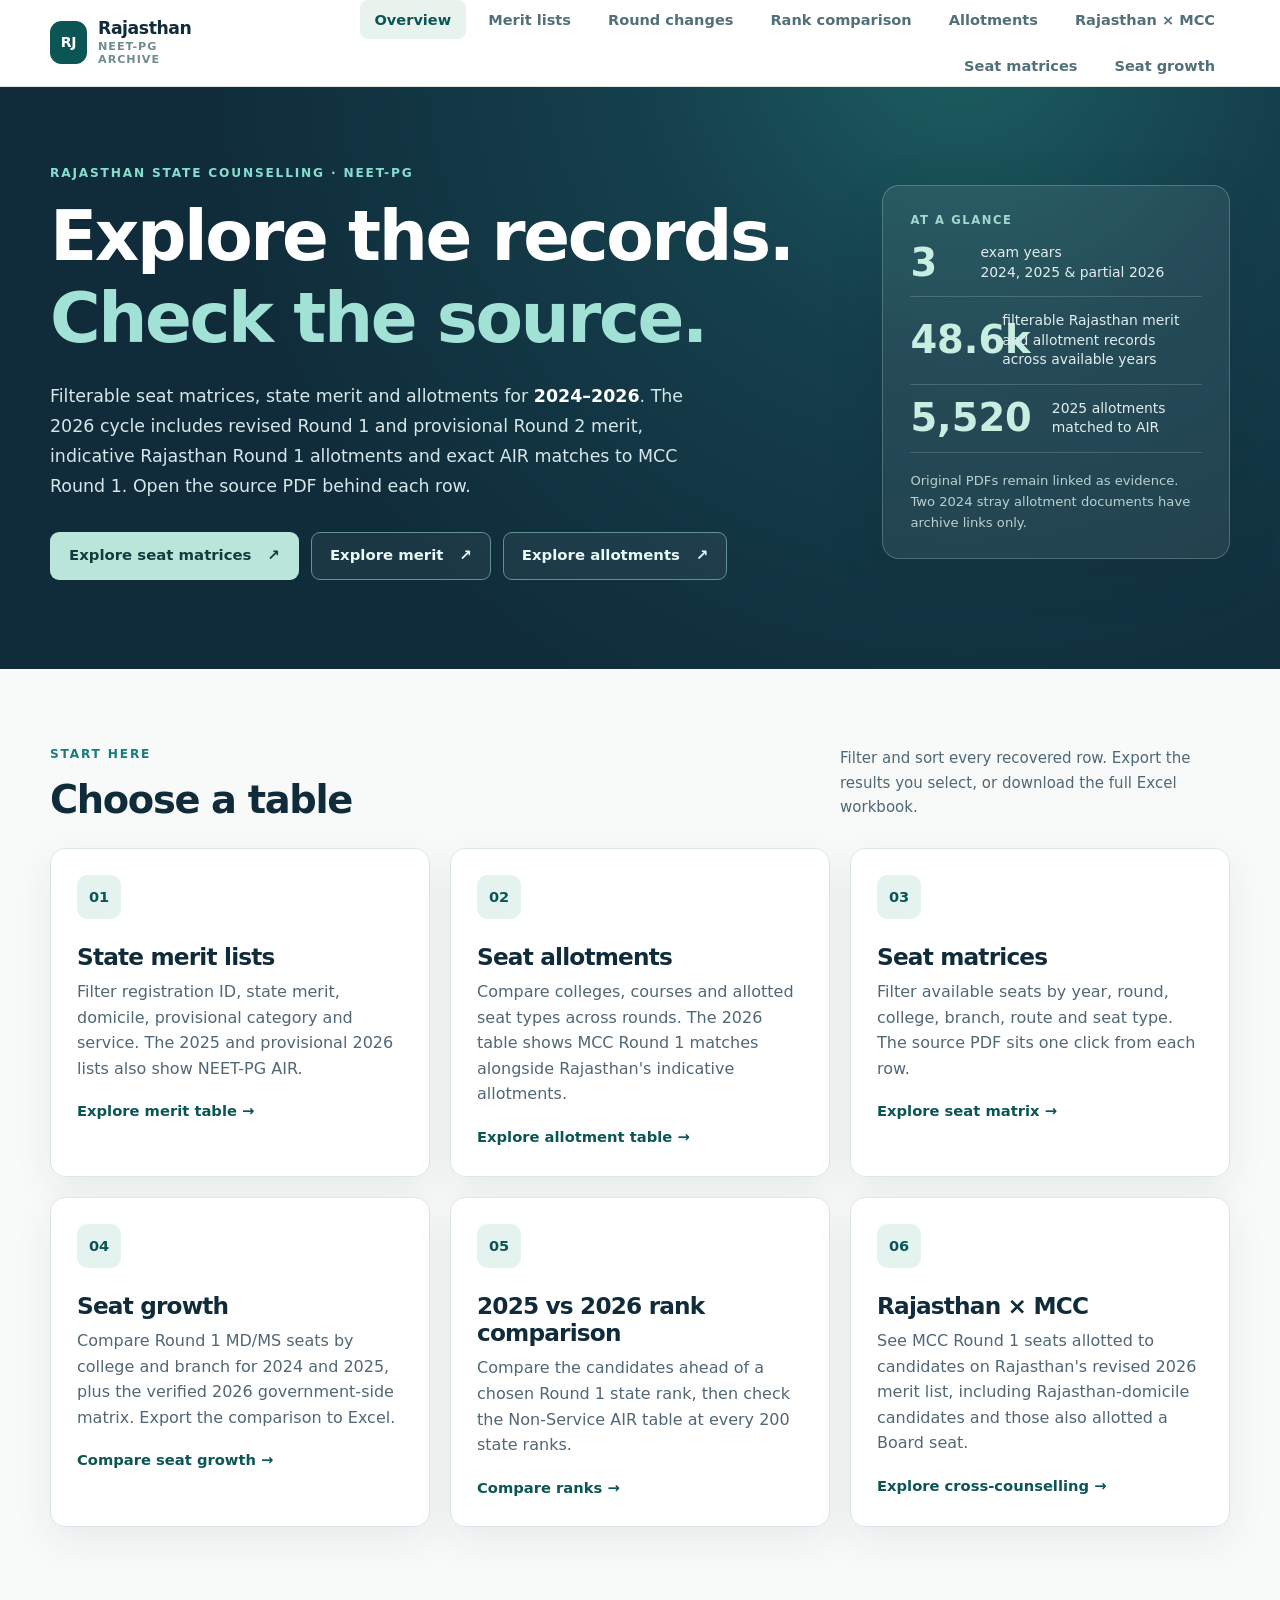
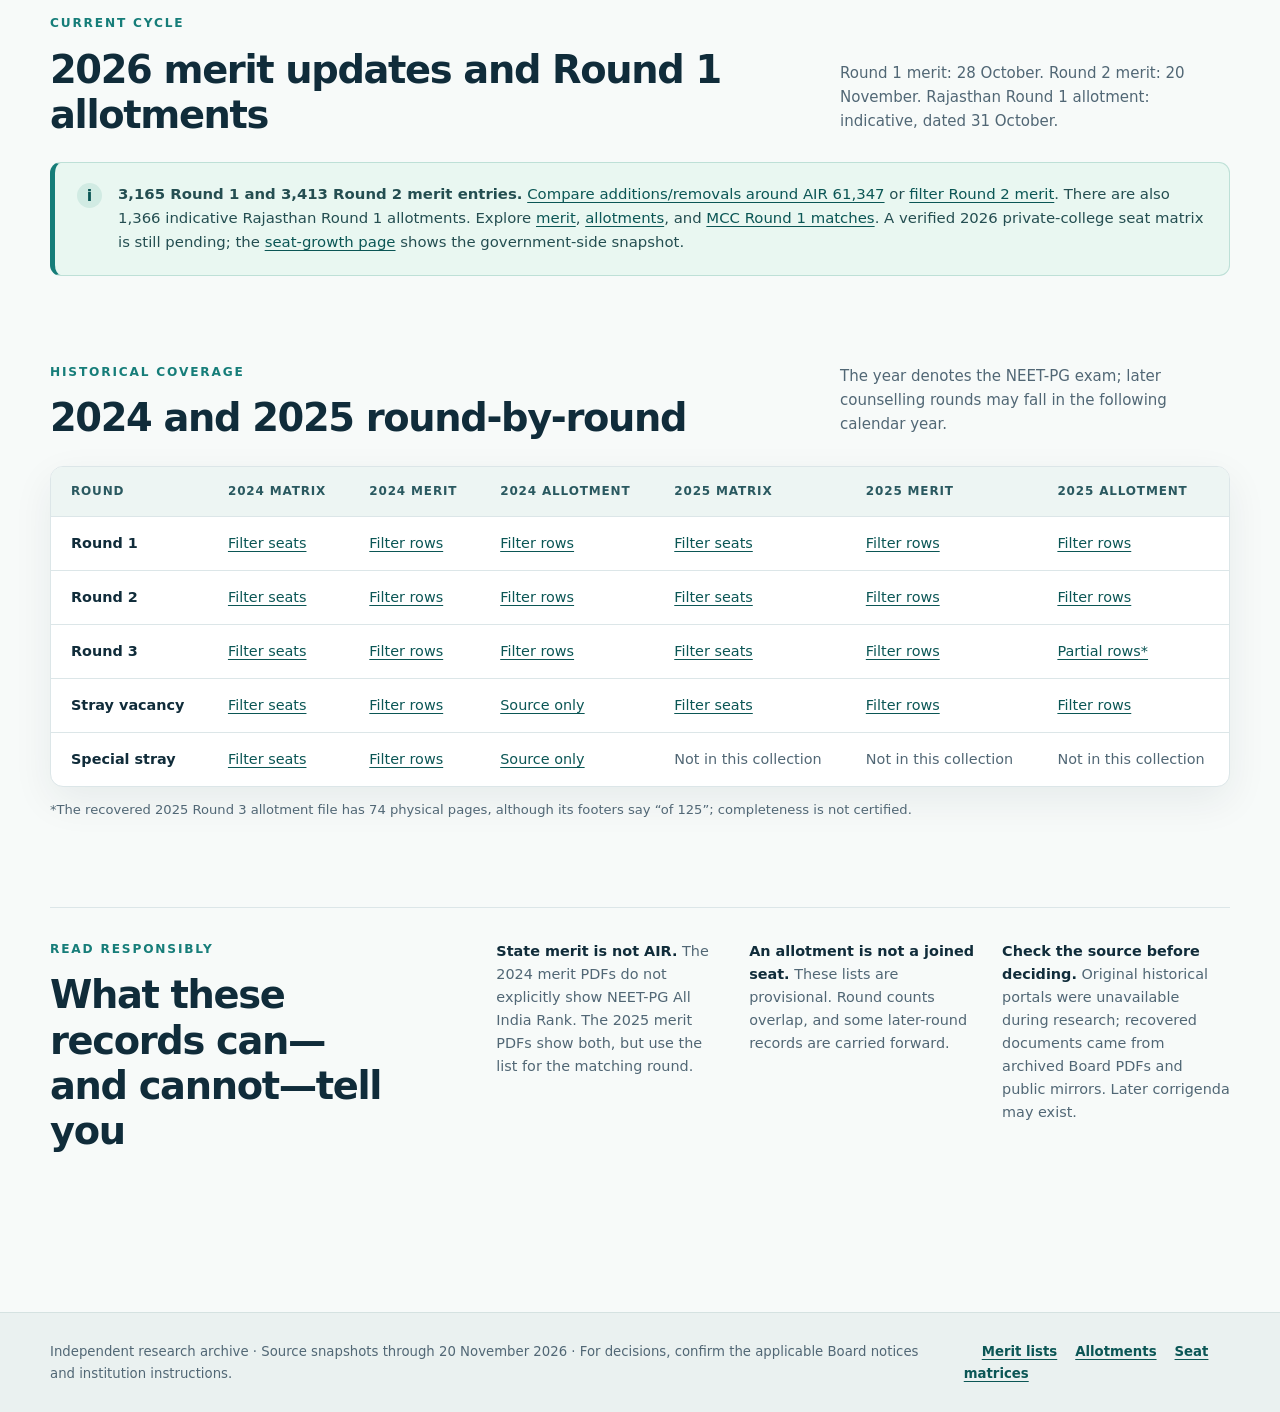
<file: index.html>
<!doctype html>
<html lang="en">
<head>
  <meta charset="utf-8">
  <meta name="viewport" content="width=device-width, initial-scale=1">
  <meta name="theme-color" content="#102c3a">
  <meta name="description" content="Explore Rajasthan NEET-PG 2024–2026 merit, allotment and seat-matrix records, with 2026 MCC Round 1 matches.">
  <title>Rajasthan NEET-PG archive · Seat matrices, merit and allotments</title>
  <link rel="stylesheet" href="styles.css?v=20261027-typeahead">
</head>
<body>
  <a class="skip" href="#main">Skip to content</a>
  <header class="site-header">
    <div class="wrap header-inner">
      <a class="brand" href="index.html" aria-label="Rajasthan NEET-PG archive home"><span class="brand-mark">RJ</span><span>Rajasthan <small>NEET-PG archive</small></span></a>
      <nav aria-label="Main navigation"><a class="active" aria-current="page" href="index.html">Overview</a><a href="merit.html">Merit lists</a><a href="merit-changes.html">Round changes</a><a href="rank-comparison.html">Rank comparison</a><a href="allotments.html">Allotments</a><a href="cross-counselling.html">Rajasthan &times; MCC</a><a href="matrix.html">Seat matrices</a><a href="growth.html">Seat growth</a></nav>
    </div>
  </header>
  <main id="main">
    <section class="hero">
      <div class="wrap hero-grid">
        <div>
          <p class="eyebrow">Rajasthan state counselling · NEET-PG</p>
          <h1>Explore the records.<br><em>Check the source.</em></h1>
          <p class="hero-copy">Filterable seat matrices, state merit and allotments for <strong>2024–2026</strong>. The 2026 cycle includes revised Round 1 and provisional Round 2 merit, indicative Rajasthan Round 1 allotments and exact AIR matches to MCC Round 1. Open the source PDF behind each row.</p>
          <div class="actions"><a class="button primary" href="matrix.html">Explore seat matrices <span aria-hidden="true">↗</span></a><a class="button light" href="merit.html">Explore merit <span aria-hidden="true">↗</span></a><a class="button light" href="allotments.html">Explore allotments <span aria-hidden="true">↗</span></a></div>
        </div>
        <aside class="hero-aside" aria-label="At a glance">
          <div class="aside-title">At a glance</div>
          <div class="aside-stat"><strong>3</strong><span>exam years<br>2024, 2025 & partial 2026</span></div>
          <div class="aside-stat"><strong>48.6k</strong><span>filterable Rajasthan merit and allotment records<br>across available years</span></div>
          <div class="aside-stat"><strong>5,520</strong><span>2025 allotments<br>matched to AIR</span></div>
          <p>Original PDFs remain linked as evidence. Two 2024 stray allotment documents have archive links only.</p>
        </aside>
      </div>
    </section>

    <div class="wrap content">
      <section aria-labelledby="choose-title">
        <div class="section-heading"><div><p class="eyebrow dark">Start here</p><h2 id="choose-title">Choose a table</h2></div><p>Filter and sort every recovered row. Export the results you select, or download the full Excel workbook.</p></div>
        <div class="feature-grid">
          <a class="feature" href="merit.html"><span class="feature-icon" aria-hidden="true">01</span><h3>State merit lists</h3><p>Filter registration ID, state merit, domicile, provisional category and service. The 2025 and provisional 2026 lists also show NEET-PG AIR.</p><span class="feature-link">Explore merit table <span aria-hidden="true">→</span></span></a>
          <a class="feature" href="allotments.html"><span class="feature-icon" aria-hidden="true">02</span><h3>Seat allotments</h3><p>Compare colleges, courses and allotted seat types across rounds. The 2026 table shows MCC Round 1 matches alongside Rajasthan's indicative allotments.</p><span class="feature-link">Explore allotment table <span aria-hidden="true">→</span></span></a>
          <a class="feature" href="matrix.html"><span class="feature-icon" aria-hidden="true">03</span><h3>Seat matrices</h3><p>Filter available seats by year, round, college, branch, route and seat type. The source PDF sits one click from each row.</p><span class="feature-link">Explore seat matrix <span aria-hidden="true">→</span></span></a>
          <a class="feature" href="growth.html"><span class="feature-icon" aria-hidden="true">04</span><h3>Seat growth</h3><p>Compare Round 1 MD/MS seats by college and branch for 2024 and 2025, plus the verified 2026 government-side matrix. Export the comparison to Excel.</p><span class="feature-link">Compare seat growth <span aria-hidden="true">→</span></span></a>
          <a class="feature" href="rank-comparison.html"><span class="feature-icon" aria-hidden="true">05</span><h3>2025 vs 2026 rank comparison</h3><p>Compare the candidates ahead of a chosen Round 1 state rank, then check the Non-Service AIR table at every 200 state ranks.</p><span class="feature-link">Compare ranks <span aria-hidden="true">→</span></span></a>
          <a class="feature" href="cross-counselling.html"><span class="feature-icon" aria-hidden="true">06</span><h3>Rajasthan × MCC</h3><p>See MCC Round 1 seats allotted to candidates on Rajasthan's revised 2026 merit list, including Rajasthan-domicile candidates and those also allotted a Board seat.</p><span class="feature-link">Explore cross-counselling <span aria-hidden="true">→</span></span></a>
        </div>
      </section>

      <section class="availability" aria-labelledby="current-title">
        <div class="section-heading"><div><p class="eyebrow dark">Current cycle</p><h2 id="current-title">2026 merit updates and Round 1 allotments</h2></div><p>Round 1 merit: 28 October. Round 2 merit: 20 November. Rajasthan Round 1 allotment: indicative, dated 31 October.</p></div>
        <div class="insight"><span class="insight-icon" aria-hidden="true">i</span><p><strong>3,165 Round 1 and 3,413 Round 2 merit entries.</strong> <a href="merit-changes.html?air=61347">Compare additions/removals around AIR 61,347</a> or <a href="merit.html?year=2026&amp;round=round-2">filter Round 2 merit</a>. There are also 1,366 indicative Rajasthan Round 1 allotments. Explore <a href="merit.html?year=2026&amp;round=round-1">merit</a>, <a href="allotments.html?year=2026&amp;round=round-1">allotments</a>, and <a href="cross-counselling.html">MCC Round 1 matches</a>. A verified 2026 private-college seat matrix is still pending; the <a href="growth.html">seat-growth page</a> shows the government-side snapshot.</p></div>
      </section>

      <section class="availability" aria-labelledby="availability-title">
        <div class="section-heading"><div><p class="eyebrow dark">Historical coverage</p><h2 id="availability-title">2024 and 2025 round-by-round</h2></div><p>The year denotes the NEET-PG exam; later counselling rounds may fall in the following calendar year.</p></div>
        <div class="table-scroll"><table><thead><tr><th scope="col">Round</th><th scope="col">2024 matrix</th><th scope="col">2024 merit</th><th scope="col">2024 allotment</th><th scope="col">2025 matrix</th><th scope="col">2025 merit</th><th scope="col">2025 allotment</th></tr></thead><tbody>
          <tr><th scope="row">Round 1</th><td><a href="matrix.html?year=2024&amp;round=round-1">Filter seats</a></td><td><a href="merit.html?year=2024&amp;round=round-1">Filter rows</a></td><td><a href="allotments.html?year=2024&amp;round=round-1">Filter rows</a></td><td><a href="matrix.html?year=2025&amp;round=round-1">Filter seats</a></td><td><a href="merit.html?year=2025&amp;round=round-1">Filter rows</a></td><td><a href="allotments.html?year=2025&amp;round=round-1">Filter rows</a></td></tr>
          <tr><th scope="row">Round 2</th><td><a href="matrix.html?year=2024&amp;round=round-2">Filter seats</a></td><td><a href="merit.html?year=2024&amp;round=round-2">Filter rows</a></td><td><a href="allotments.html?year=2024&amp;round=round-2">Filter rows</a></td><td><a href="matrix.html?year=2025&amp;round=round-2">Filter seats</a></td><td><a href="merit.html?year=2025&amp;round=round-2">Filter rows</a></td><td><a href="allotments.html?year=2025&amp;round=round-2">Filter rows</a></td></tr>
          <tr><th scope="row">Round 3</th><td><a href="matrix.html?year=2024&amp;round=round-3">Filter seats</a></td><td><a href="merit.html?year=2024&amp;round=round-3">Filter rows</a></td><td><a href="allotments.html?year=2024&amp;round=round-3">Filter rows</a></td><td><a href="matrix.html?year=2025&amp;round=round-3">Filter seats</a></td><td><a href="merit.html?year=2025&amp;round=round-3">Filter rows</a></td><td><a href="allotments.html?year=2025&amp;round=round-3">Partial rows*</a></td></tr>
          <tr><th scope="row">Stray vacancy</th><td><a href="matrix.html?year=2024&amp;round=stray">Filter seats</a></td><td><a href="merit.html?year=2024&amp;round=stray">Filter rows</a></td><td><a href="allotments.html?year=2024&amp;round=stray">Source only</a></td><td><a href="matrix.html?year=2025&amp;round=stray">Filter seats</a></td><td><a href="merit.html?year=2025&amp;round=stray">Filter rows</a></td><td><a href="allotments.html?year=2025&amp;round=stray">Filter rows</a></td></tr>
          <tr><th scope="row">Special stray</th><td><a href="matrix.html?year=2024&amp;round=special-stray">Filter seats</a></td><td><a href="merit.html?year=2024&amp;round=special-stray">Filter rows</a></td><td><a href="allotments.html?year=2024&amp;round=special-stray">Source only</a></td><td class="muted">Not in this collection</td><td class="muted">Not in this collection</td><td class="muted">Not in this collection</td></tr>
        </tbody></table></div>
        <p class="caption">*The recovered 2025 Round 3 allotment file has 74 physical pages, although its footers say “of 125”; completeness is not certified.</p>
      </section>

      <section class="guidance" aria-labelledby="read-title"><div><p class="eyebrow dark">Read responsibly</p><h2 id="read-title">What these records can—and cannot—tell you</h2></div><div class="guidance-grid"><p><strong>State merit is not AIR.</strong> The 2024 merit PDFs do not explicitly show NEET-PG All India Rank. The 2025 merit PDFs show both, but use the list for the matching round.</p><p><strong>An allotment is not a joined seat.</strong> These lists are provisional. Round counts overlap, and some later-round records are carried forward.</p><p><strong>Check the source before deciding.</strong> Original historical portals were unavailable during research; recovered documents came from archived Board PDFs and public mirrors. Later corrigenda may exist.</p></div></section>
    </div>
  </main>
  <footer class="site-footer"><div class="wrap"><p>Independent research archive · Source snapshots through 20 November 2026 · For decisions, confirm the applicable Board notices and institution instructions.</p><p><a href="merit.html">Merit lists</a><a href="allotments.html">Allotments</a><a href="matrix.html">Seat matrices</a></p></div></footer>
</body>
</html>
</file>
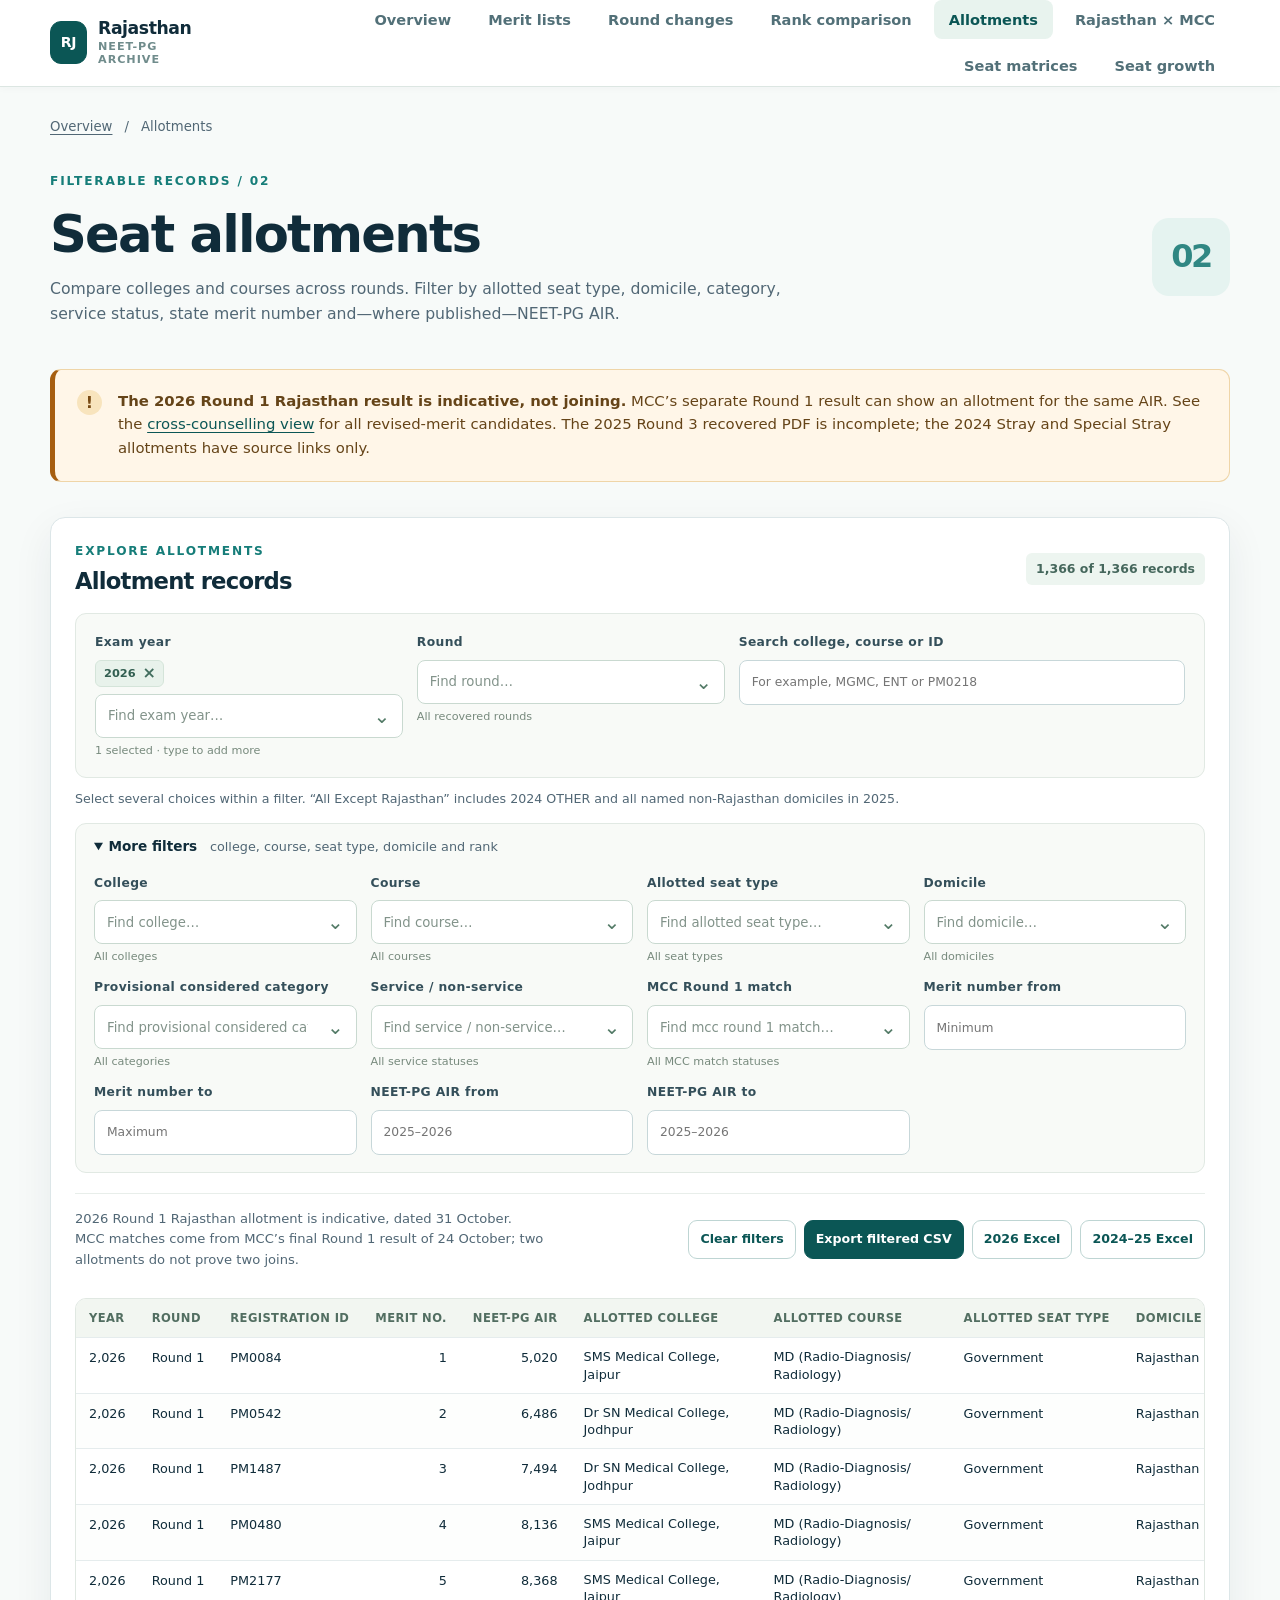
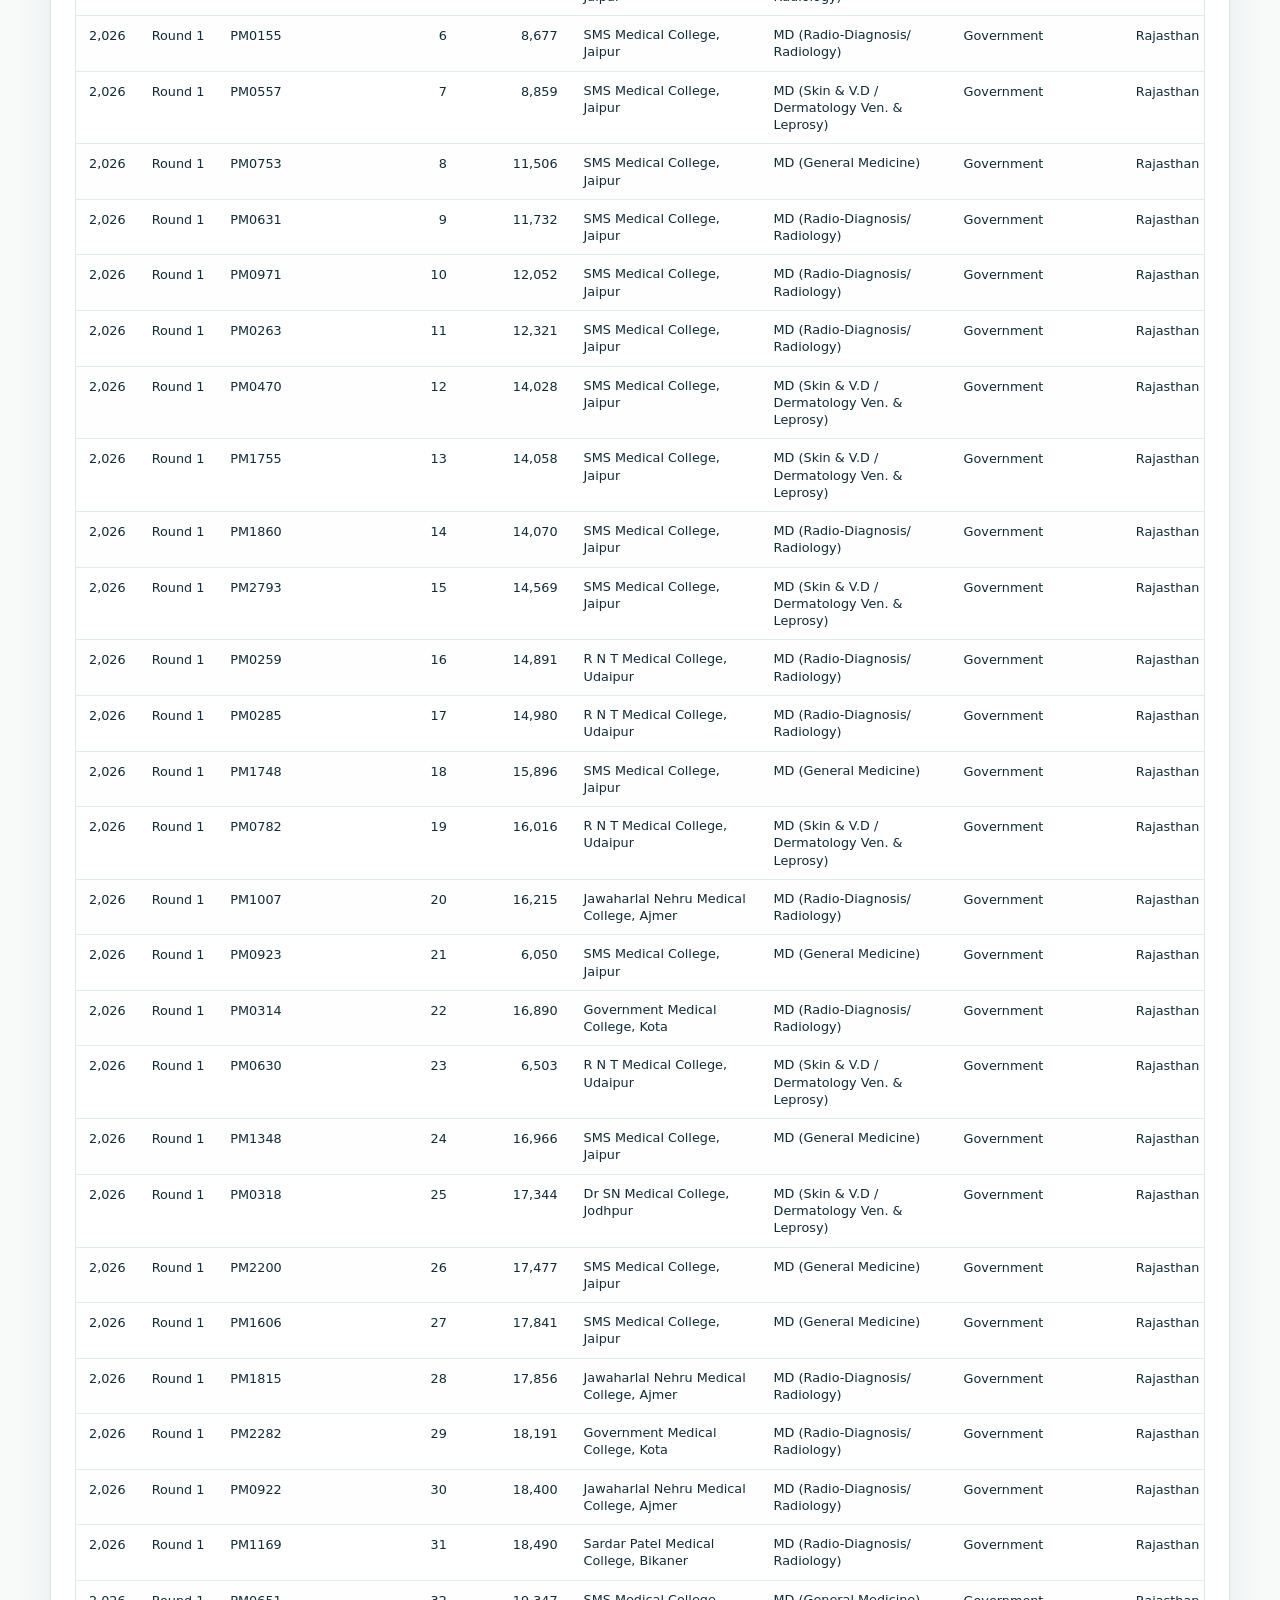
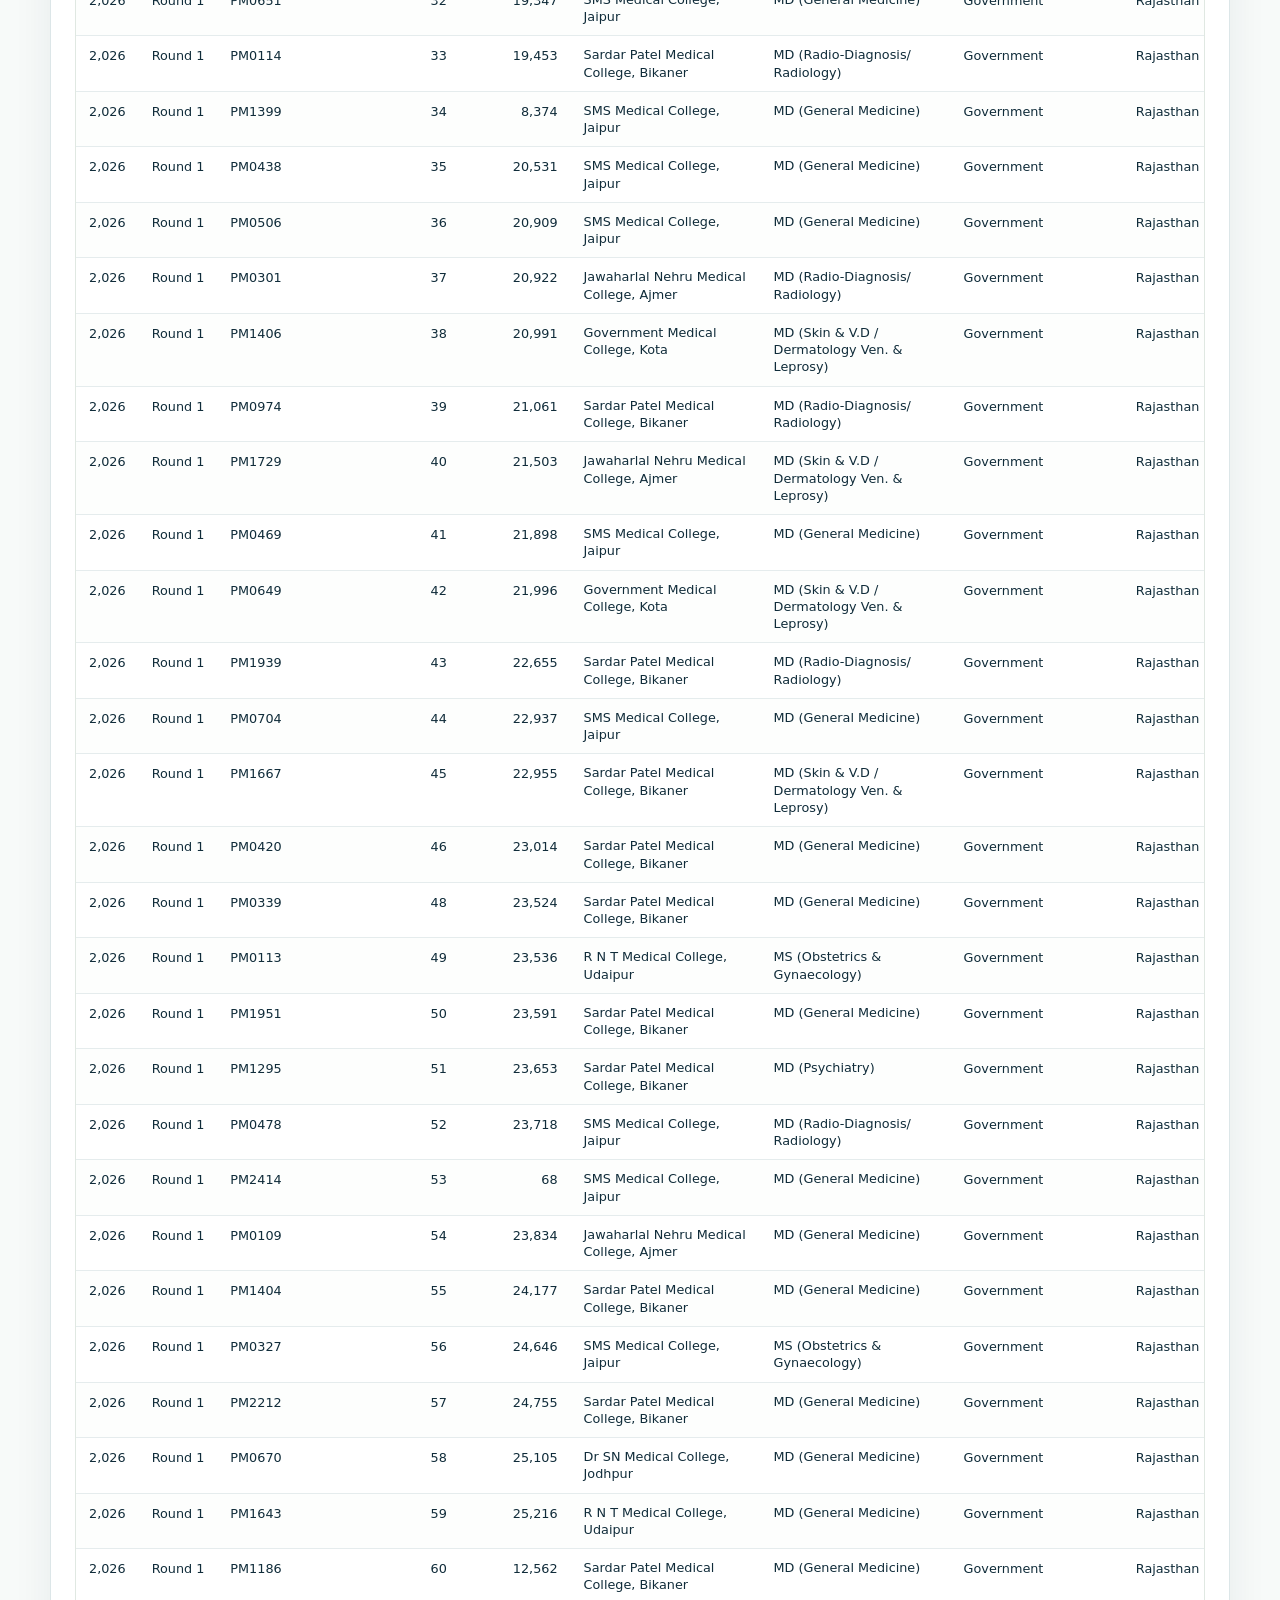
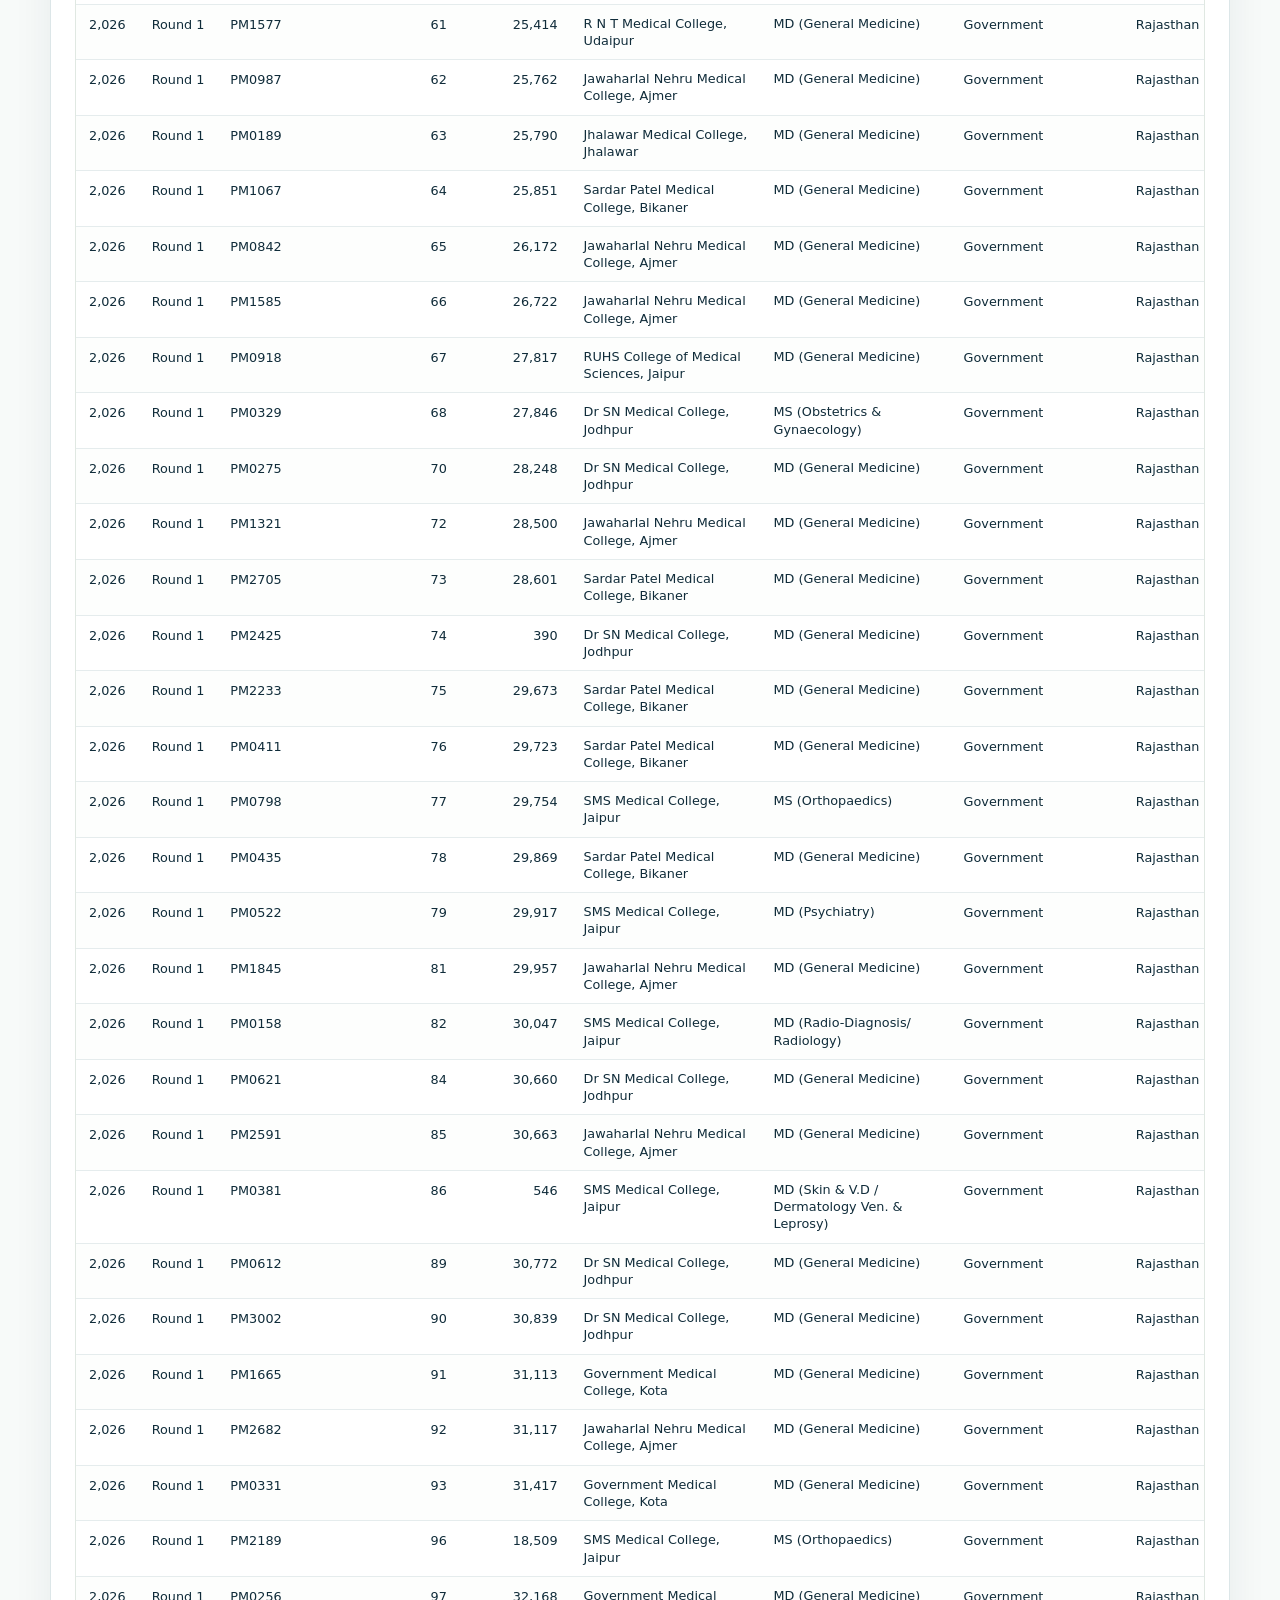
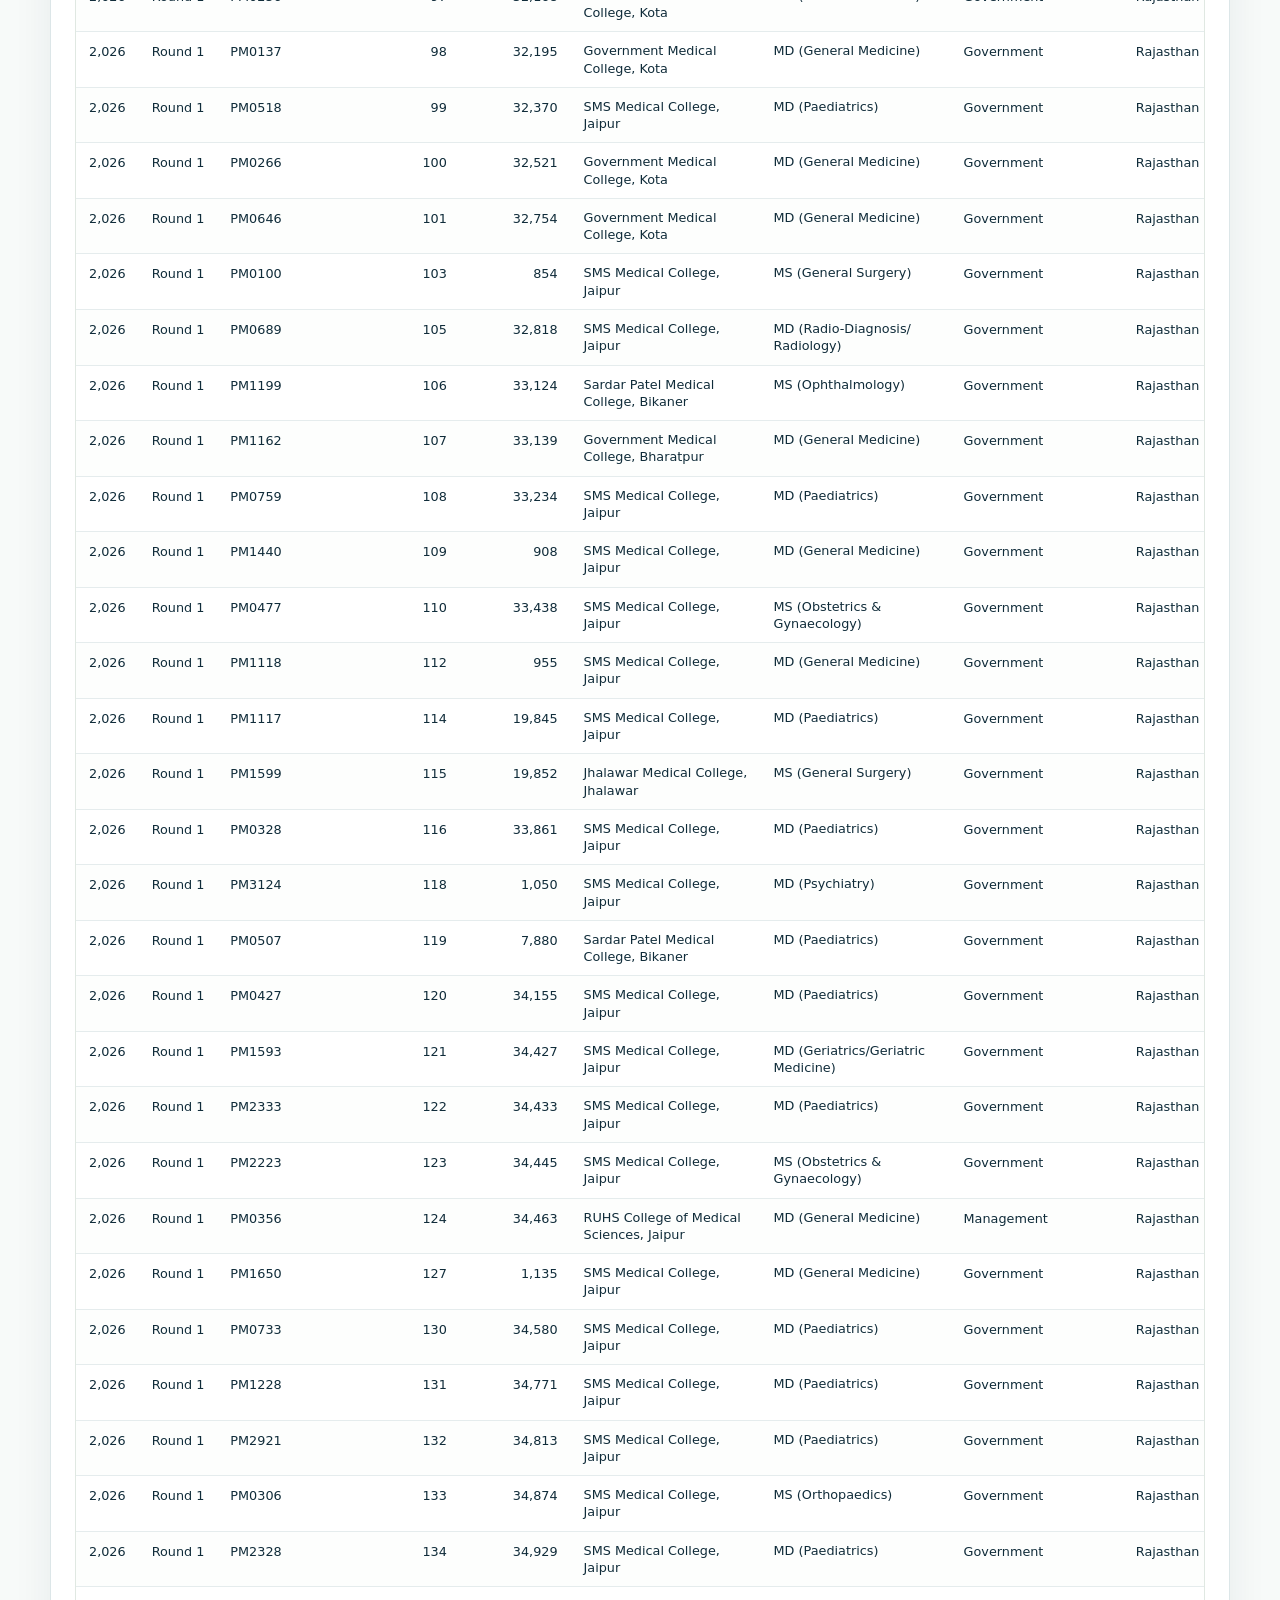
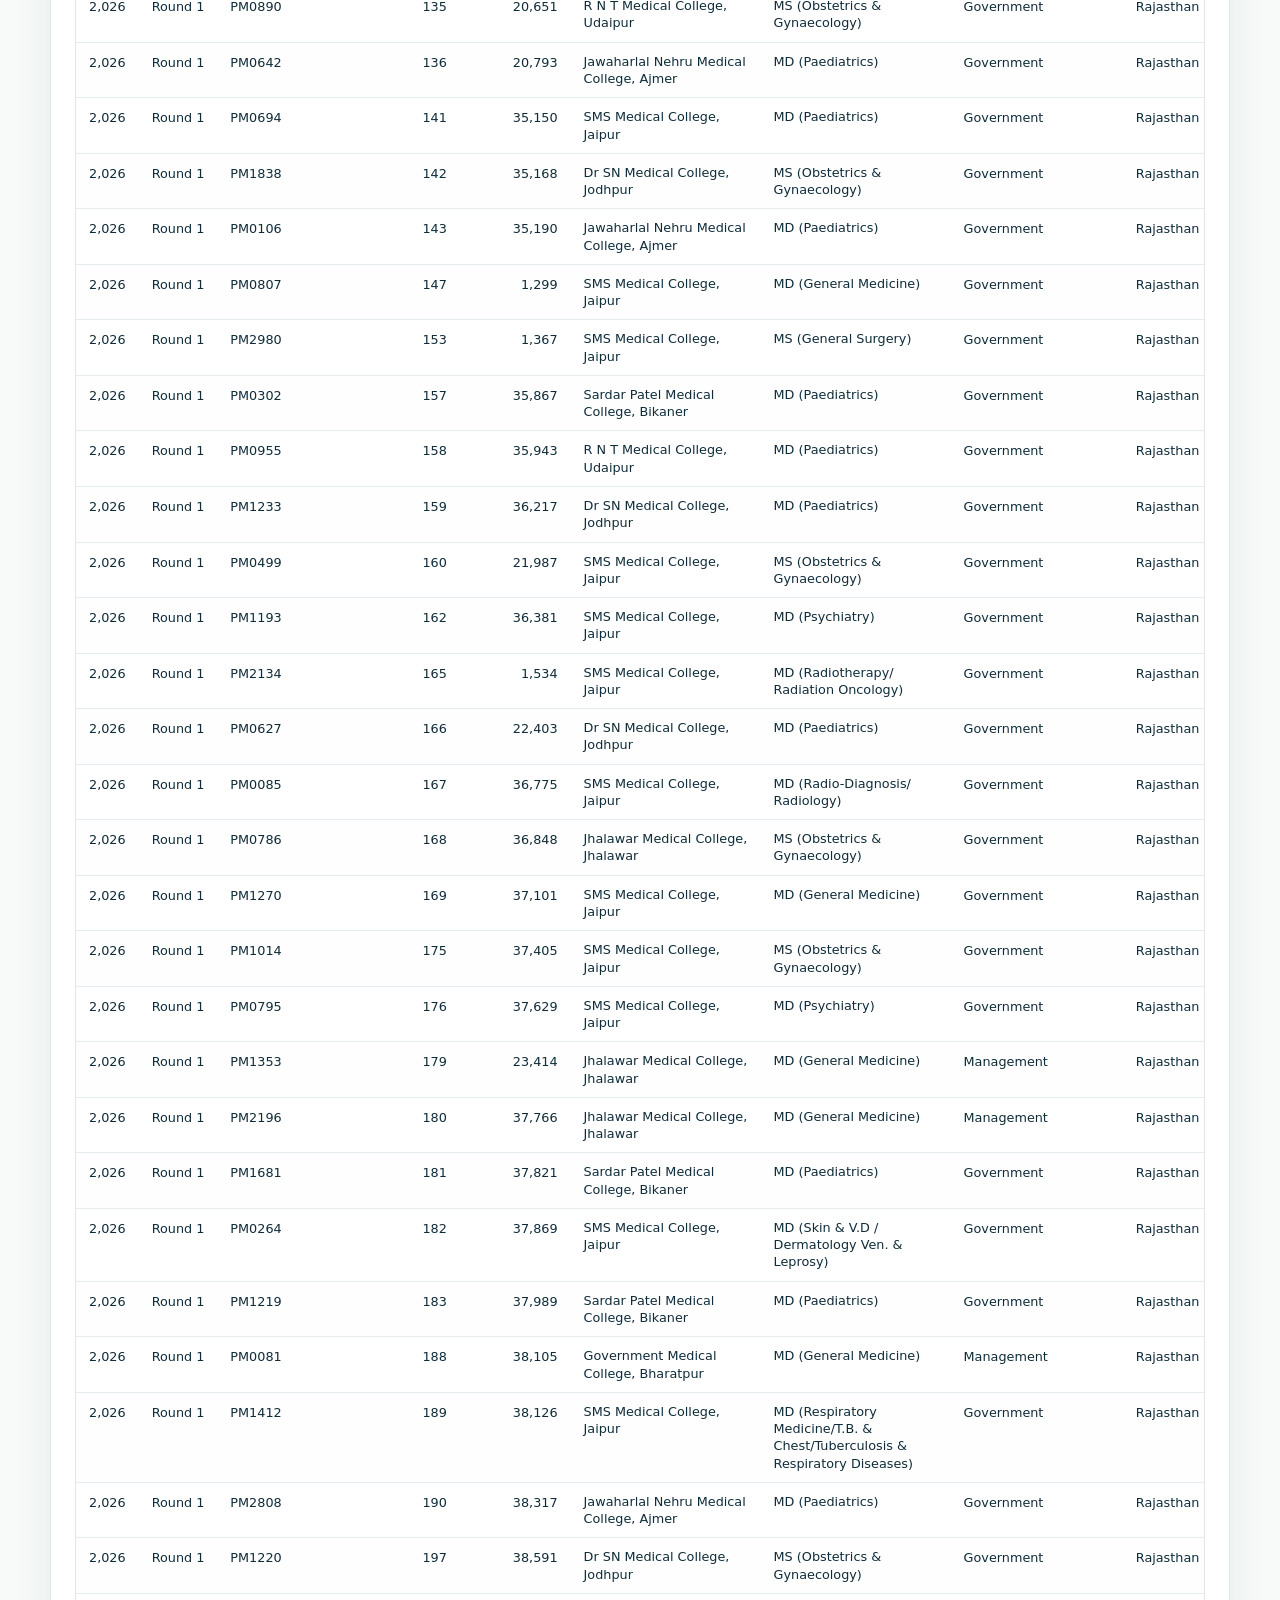
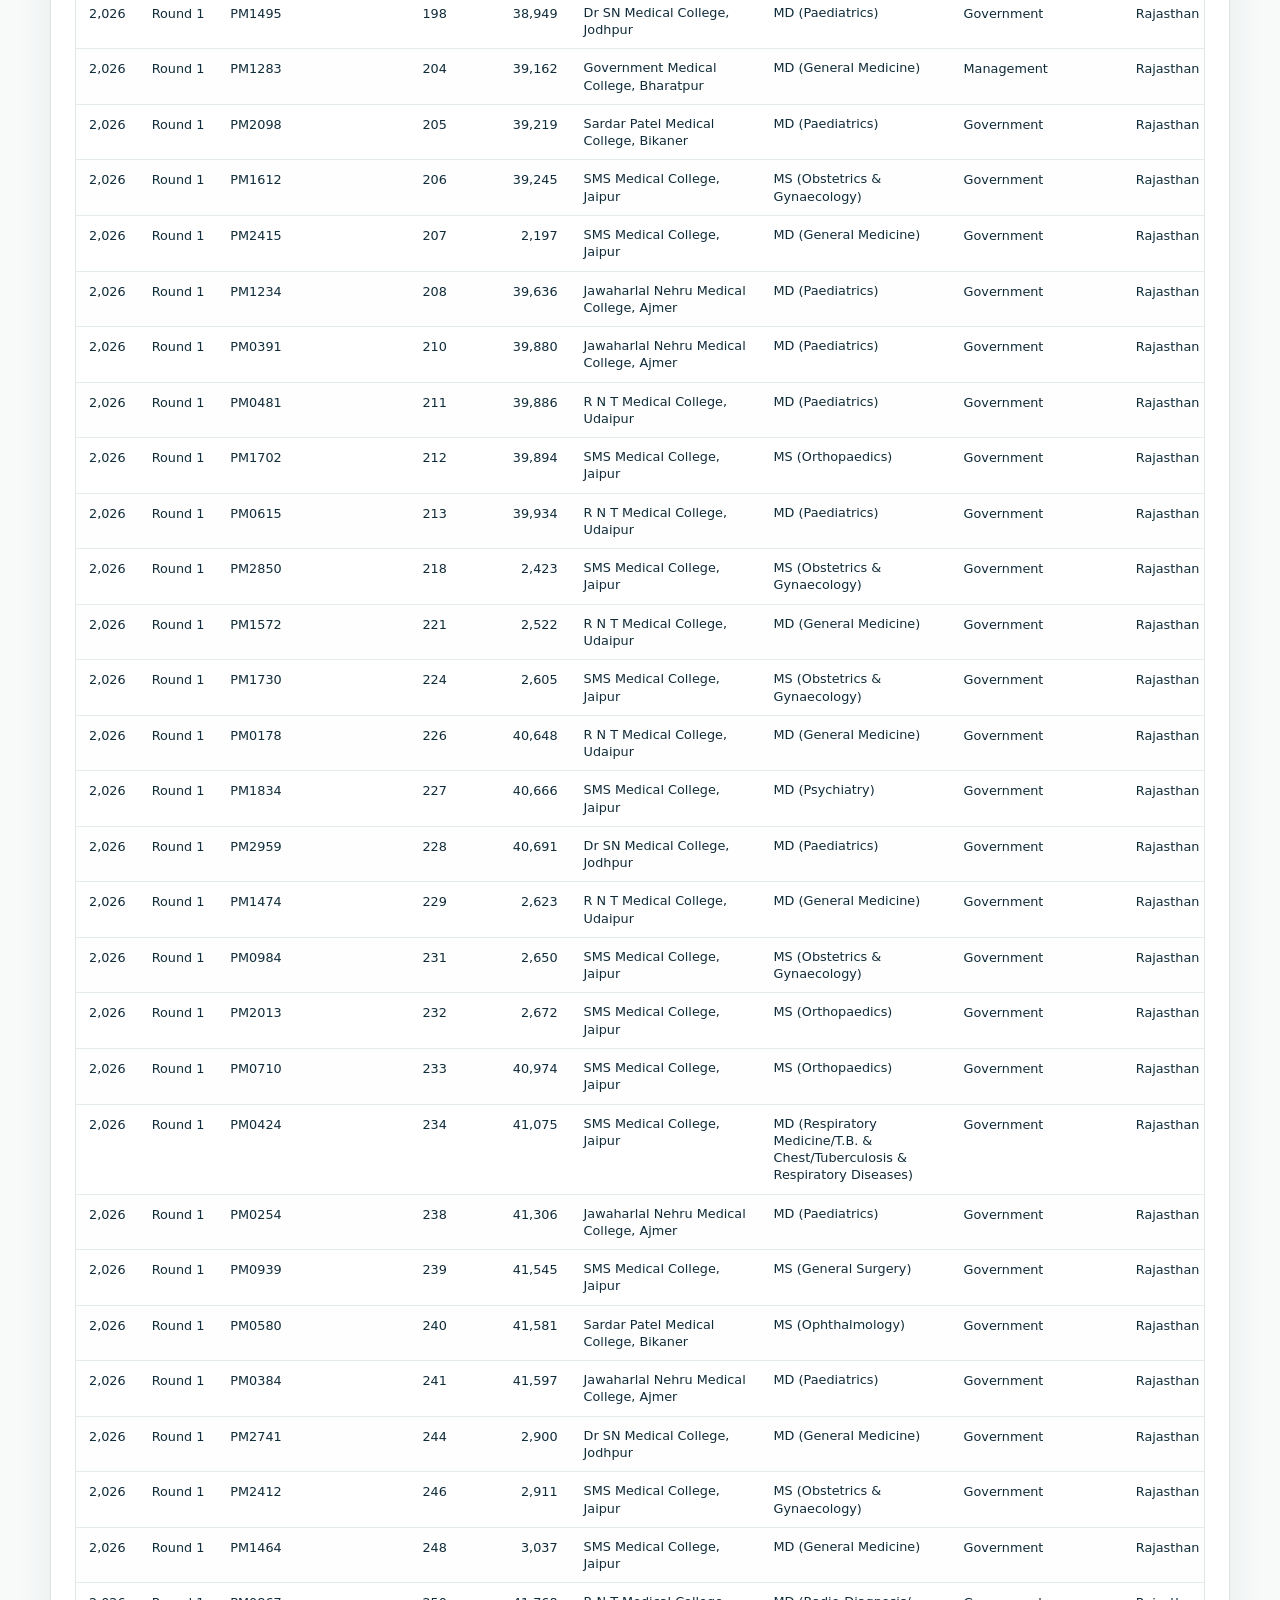
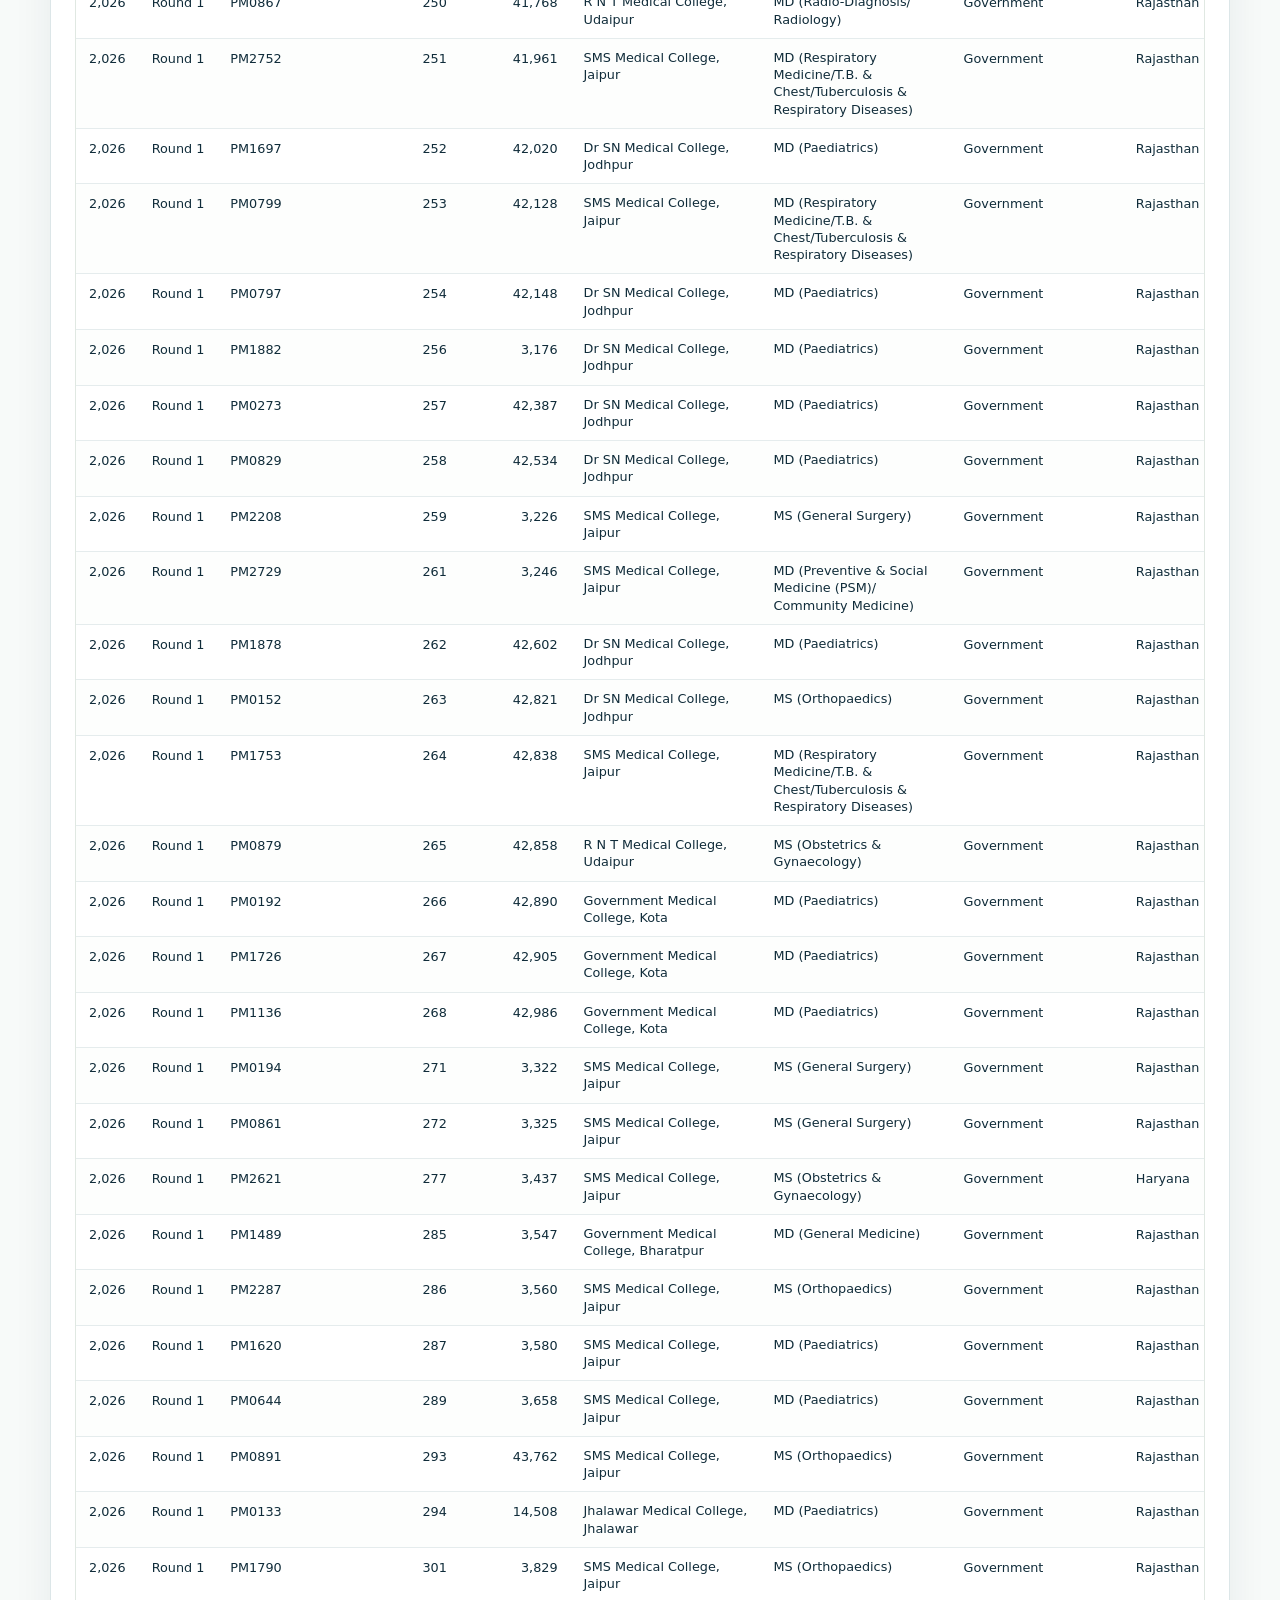
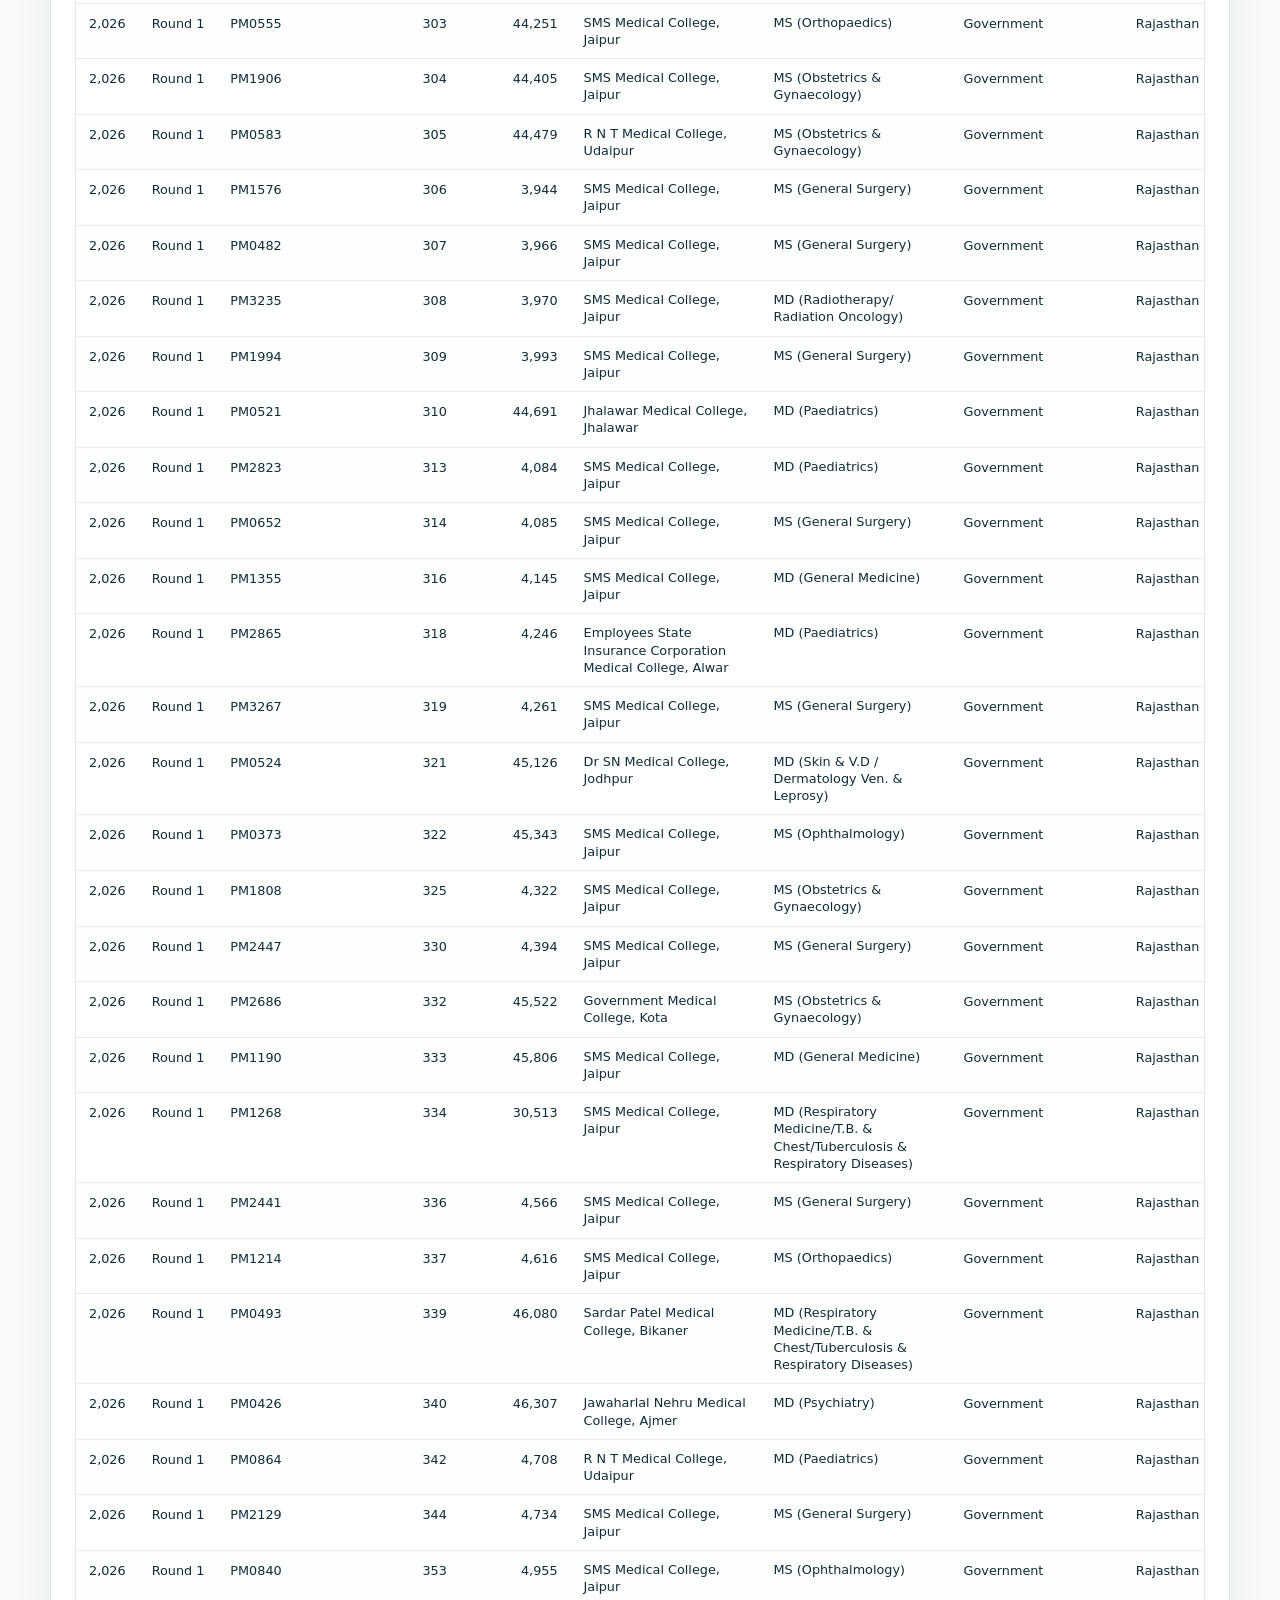
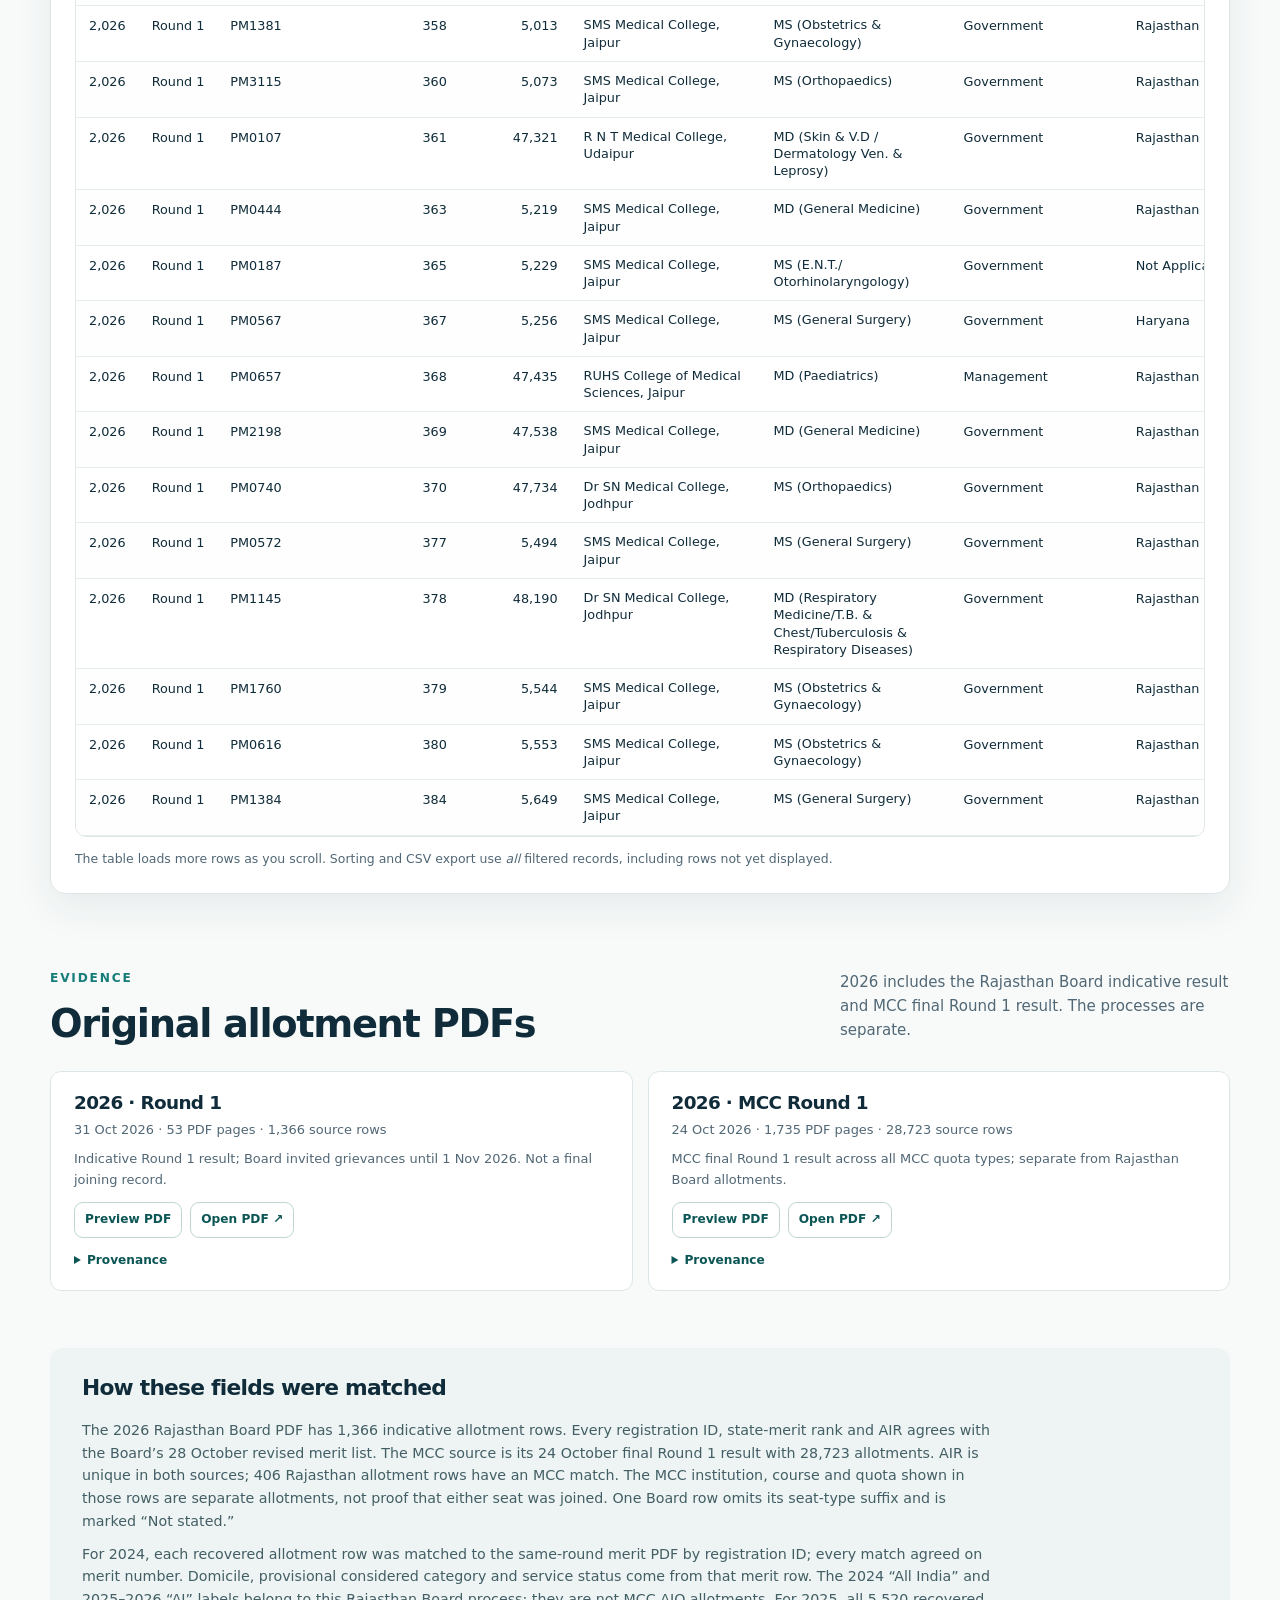
<file: allotments.html>
<!doctype html>
<html lang="en">
<head>
  <meta charset="utf-8"><meta name="viewport" content="width=device-width, initial-scale=1">
  <meta name="theme-color" content="#102c3a">
  <meta name="description" content="Filter and export Rajasthan NEET-PG 2024–2026 allotments by college, course, seat type, domicile, category, service and rank or AIR.">
  <title>Filterable allotments · Rajasthan NEET-PG archive</title>
  <link rel="stylesheet" href="styles.css?v=20261031-cross"><script defer src="filter-controls.js?v=20261027-typeahead"></script><script defer src="site.js?v=20261120-round2"></script>
</head>
<body data-page="allotment">
  <a class="skip" href="#main">Skip to content</a>
  <header class="site-header"><div class="wrap header-inner"><a class="brand" href="index.html" aria-label="Rajasthan NEET-PG archive home"><span class="brand-mark">RJ</span><span>Rajasthan <small>NEET-PG archive</small></span></a><nav aria-label="Main navigation"><a href="index.html">Overview</a><a href="merit.html">Merit lists</a><a href="merit-changes.html">Round changes</a><a href="rank-comparison.html">Rank comparison</a><a class="active" aria-current="page" href="allotments.html">Allotments</a><a href="cross-counselling.html">Rajasthan &times; MCC</a><a href="matrix.html">Seat matrices</a><a href="growth.html">Seat growth</a></nav></div></header>
  <main id="main" class="wrap collection">
    <div class="breadcrumb"><a href="index.html">Overview</a><span aria-hidden="true">/</span><span>Allotments</span></div>
    <div class="collection-heading"><div><p class="eyebrow dark">Filterable records / 02</p><h1>Seat allotments</h1><p>Compare colleges and courses across rounds. Filter by allotted seat type, domicile, category, service status, state merit number and—where published—NEET-PG AIR.</p></div><div class="heading-symbol" aria-hidden="true">02</div></div>
    <div class="insight caution"><span class="insight-icon" aria-hidden="true">!</span><p><strong>The 2026 Round 1 Rajasthan result is indicative, not joining.</strong> MCC’s separate Round 1 result can show an allotment for the same AIR. See the <a href="cross-counselling.html">cross-counselling view</a> for all revised-merit candidates. The 2025 Round 3 recovered PDF is incomplete; the 2024 Stray and Special Stray allotments have source links only.</p></div>
    <section class="browser" aria-labelledby="browse-title">
      <div class="browser-head"><div><p class="eyebrow dark">Explore allotments</p><h2 id="browse-title">Allotment records</h2></div><p id="result-count" role="status" aria-live="polite">Loading records…</p></div>
      <div class="filters primary-filters">
        <div id="year-filter"></div>
        <div id="round-filter"></div>
        <label>Search college, course or ID<input id="search-filter" type="search" placeholder="For example, MGMC, ENT or PM0218" autocomplete="off"></label>
      </div>
      <p class="filter-help">Select several choices within a filter. “All Except Rajasthan” includes 2024 OTHER and all named non-Rajasthan domiciles in 2025.</p>
      <details class="advanced-filters" open><summary>More filters <span>college, course, seat type, domicile and rank</span></summary>
        <div class="filters extra-filters">
          <div id="college-filter"></div>
          <div id="course-filter"></div>
          <div id="seat-filter"></div>
          <div id="domicile-filter"></div>
          <div id="category-filter"></div>
          <div id="service-filter"></div>
          <div id="mcc-filter"></div>
          <label>Merit number from<input id="min-rank" type="number" min="1" inputmode="numeric" placeholder="Minimum"></label>
          <label>Merit number to<input id="max-rank" type="number" min="1" inputmode="numeric" placeholder="Maximum"></label>
          <label>NEET-PG AIR from<input id="min-air" type="number" min="1" inputmode="numeric" placeholder="2025–2026"></label>
          <label>NEET-PG AIR to<input id="max-air" type="number" min="1" inputmode="numeric" placeholder="2025–2026"></label>
        </div>
      </details>
      <div class="table-toolbar"><p id="table-hint">Select a year to explore the data.</p><div><button id="reset-filters" class="button outline" type="button">Clear filters</button><button id="download-csv" class="button primary" type="button">Export filtered CSV</button><a class="button outline" href="data/Rajasthan-NEET-PG-2026-Round-1-allotments-and-MCC.xlsx" download>2026 Excel</a><a class="button outline" href="data/Rajasthan-NEET-PG-2024-2025-filterable.xlsx" download>2024–25 Excel</a></div></div>
      <div class="data-scroll" role="region" aria-label="Filterable allotment table" tabindex="0"><table id="results-table"><thead id="table-head"></thead><tbody id="table-body"></tbody></table></div>
      <div id="scroll-sentinel" class="scroll-sentinel" aria-hidden="true"></div><p class="table-foot">The table loads more rows as you scroll. Sorting and CSV export use <em>all</em> filtered records, including rows not yet displayed.</p>
    </section>
    <section class="source-library" aria-labelledby="sources-title"><div class="section-heading"><div><p class="eyebrow dark">Evidence</p><h2 id="sources-title">Original allotment PDFs</h2></div><p>2026 includes the Rajasthan Board indicative result and MCC final Round 1 result. The processes are separate.</p></div><div id="source-list" class="source-list"></div></section>
    <section class="footnote-panel"><h2>How these fields were matched</h2><p>The 2026 Rajasthan Board PDF has 1,366 indicative allotment rows. Every registration ID, state-merit rank and AIR agrees with the Board’s 28 October revised merit list. The MCC source is its 24 October final Round 1 result with 28,723 allotments. AIR is unique in both sources; 406 Rajasthan allotment rows have an MCC match. The MCC institution, course and quota shown in those rows are separate allotments, not proof that either seat was joined. One Board row omits its seat-type suffix and is marked “Not stated.”</p><p>For 2024, each recovered allotment row was matched to the same-round merit PDF by registration ID; every match agreed on merit number. Domicile, provisional considered category and service status come from that merit row. The 2024 “All India” and 2025–2026 “AI” labels belong to this Rajasthan Board process; they are not MCC AIQ allotments. For 2025, all 5,520 recovered allotment rows were matched to AIR through the round-specific merit PDFs. The recovered 2025 Round 3 PDF remains incomplete. No rank here is a certified final closing cutoff.</p></section>
  </main>
  <dialog id="pdf-dialog" aria-label="PDF preview"><div class="dialog-head"><strong id="dialog-title">PDF preview</strong><button id="close-dialog" type="button" aria-label="Close preview">×</button></div><iframe id="pdf-frame" title="Document PDF preview"></iframe><div class="dialog-foot"><p>If the browser cannot display the PDF, open it in a new tab.</p><a id="dialog-open" class="button primary" target="_blank" rel="noopener" href="#">Open PDF ↗</a></div></dialog>
  <footer class="site-footer"><div class="wrap"><p>Independent historical research archive · Confirm later Board notices before making a counselling decision.</p><p><a href="index.html">Overview</a><a href="merit.html">Merit lists</a><a href="data/documents.json">Source register</a></p></div></footer>
</body></html>
</file>
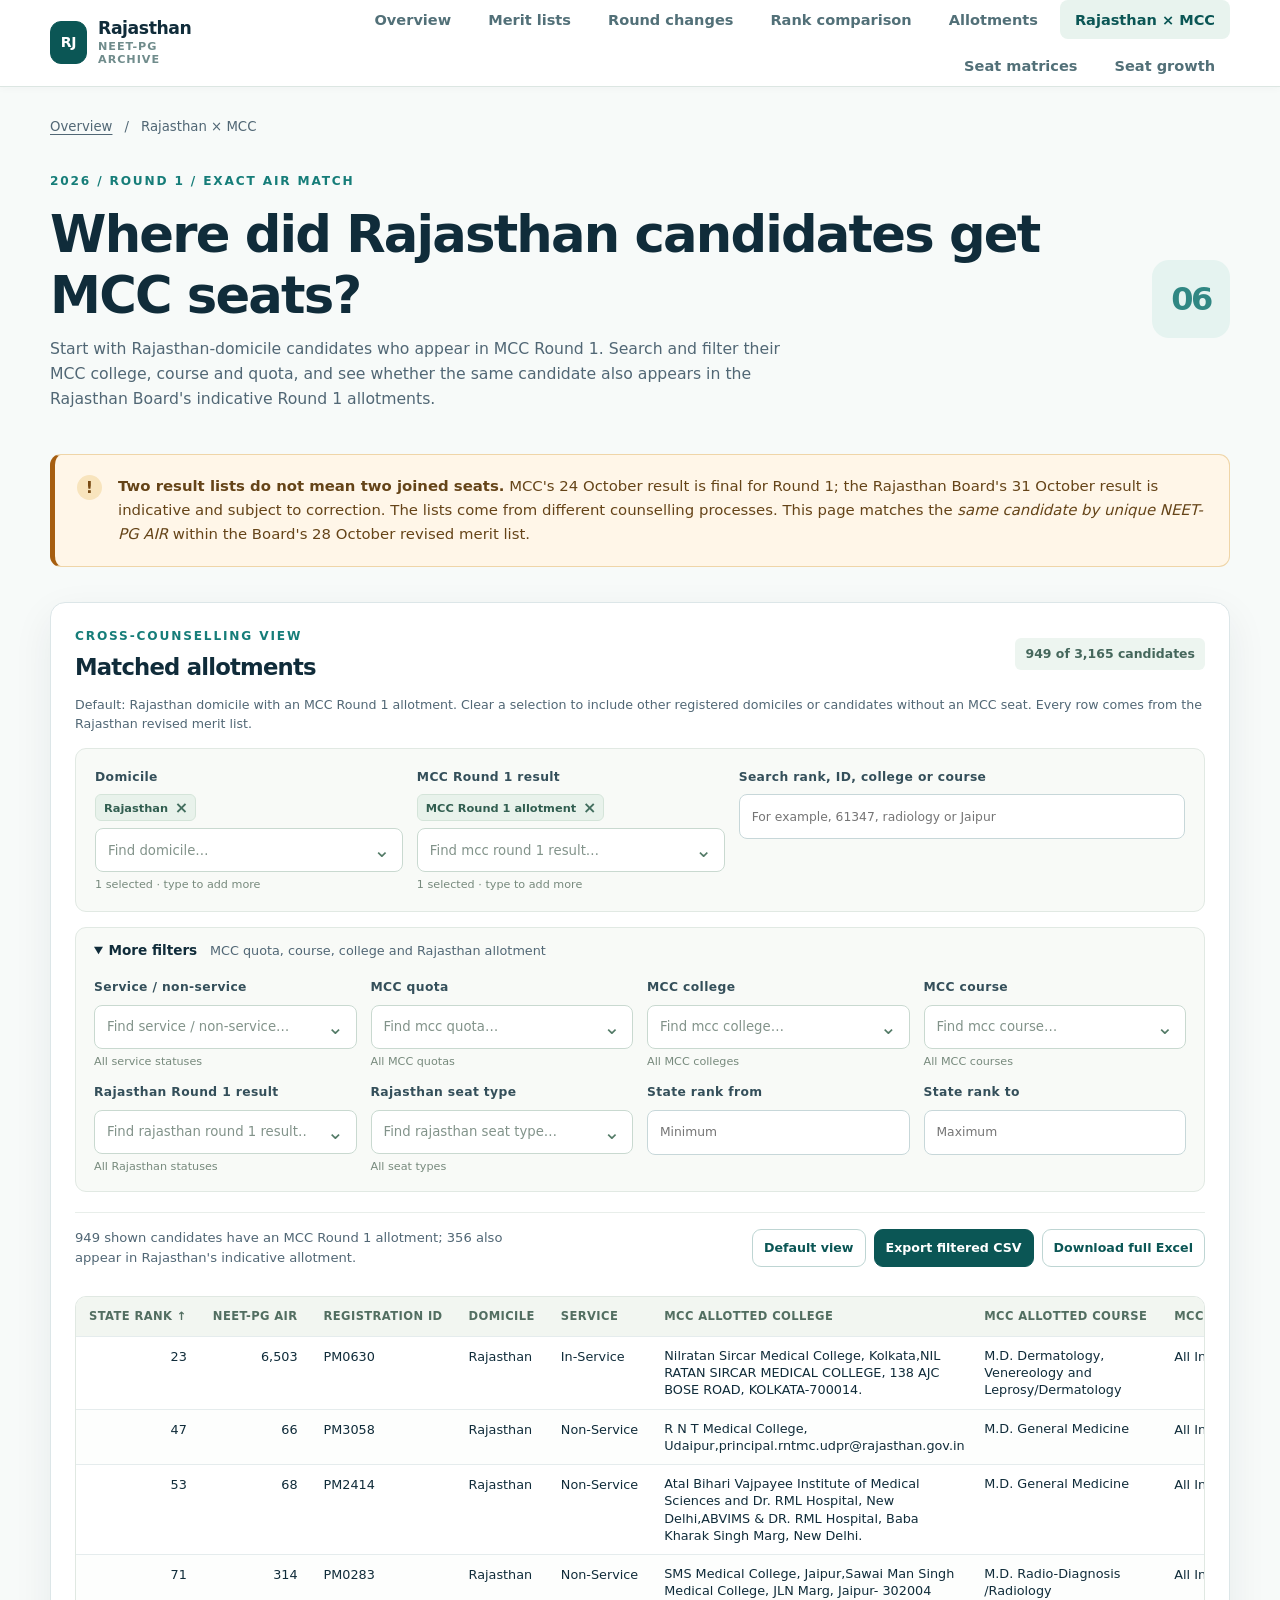
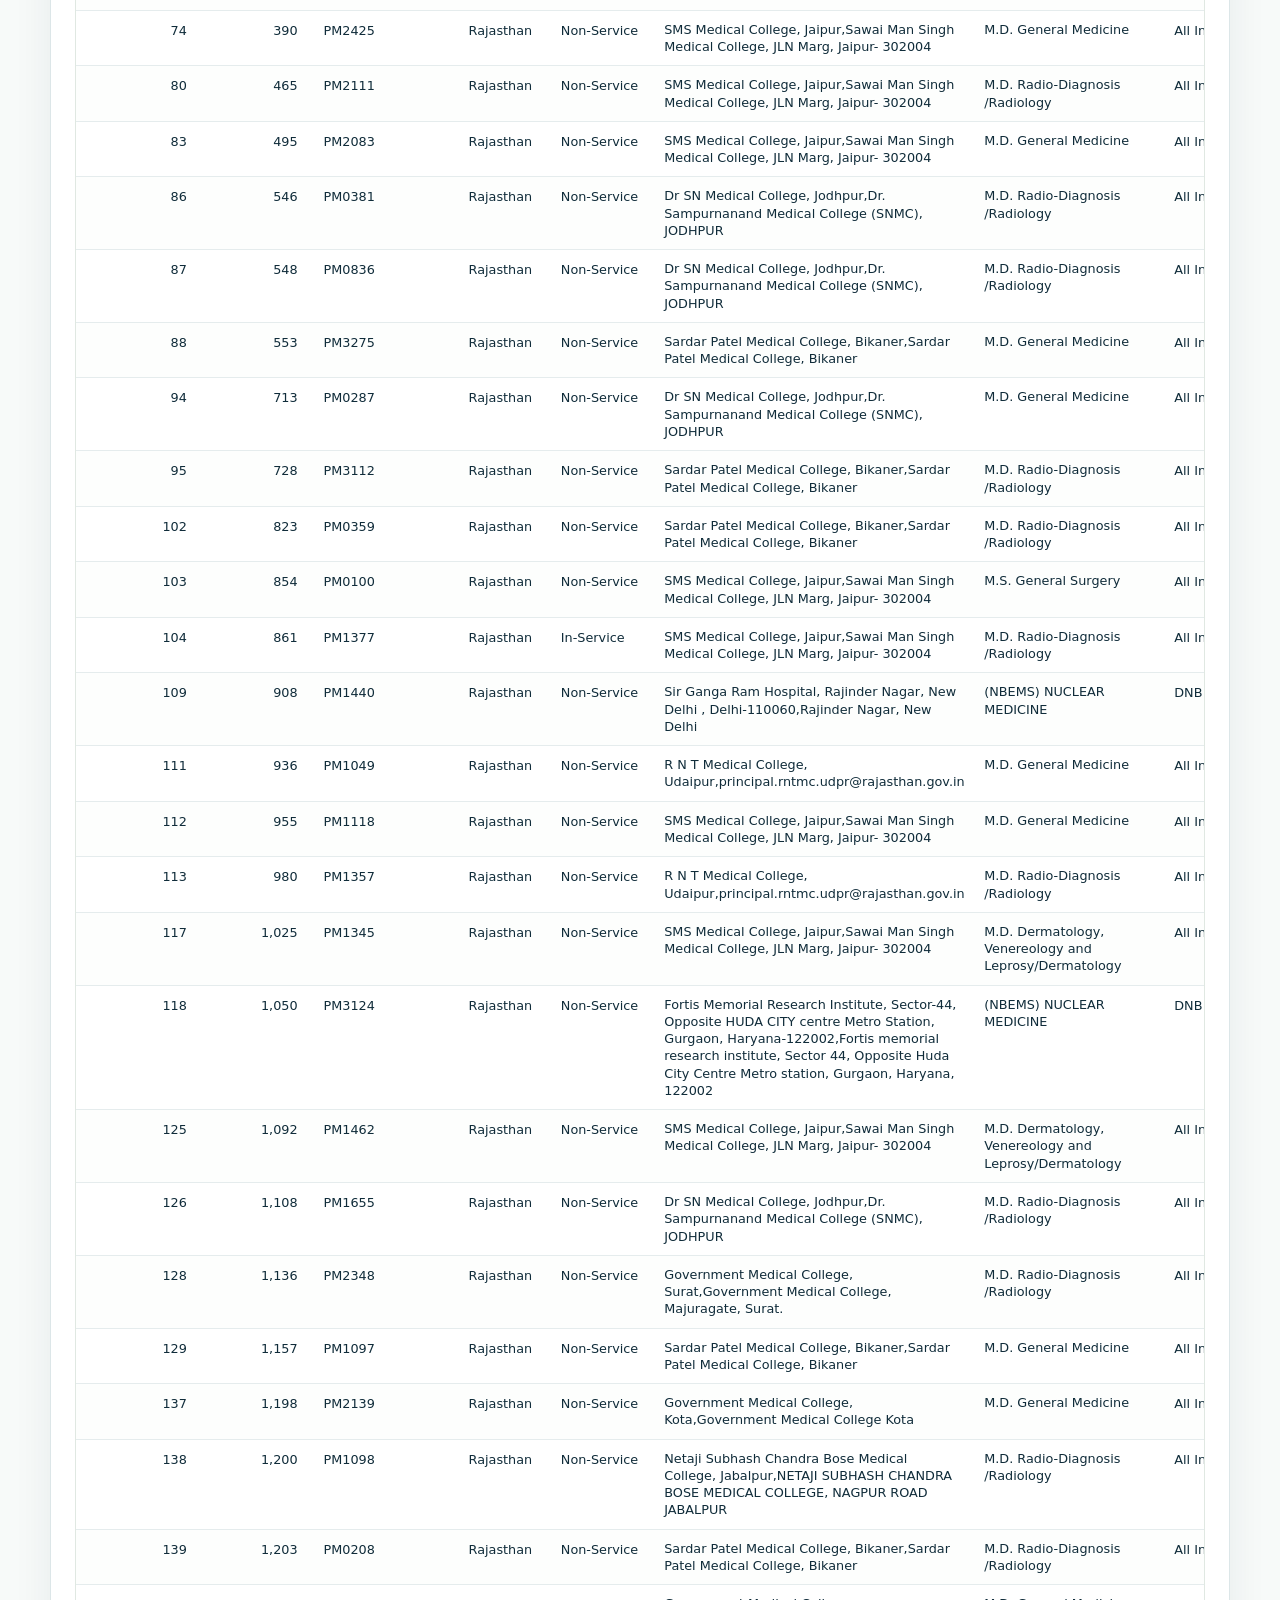
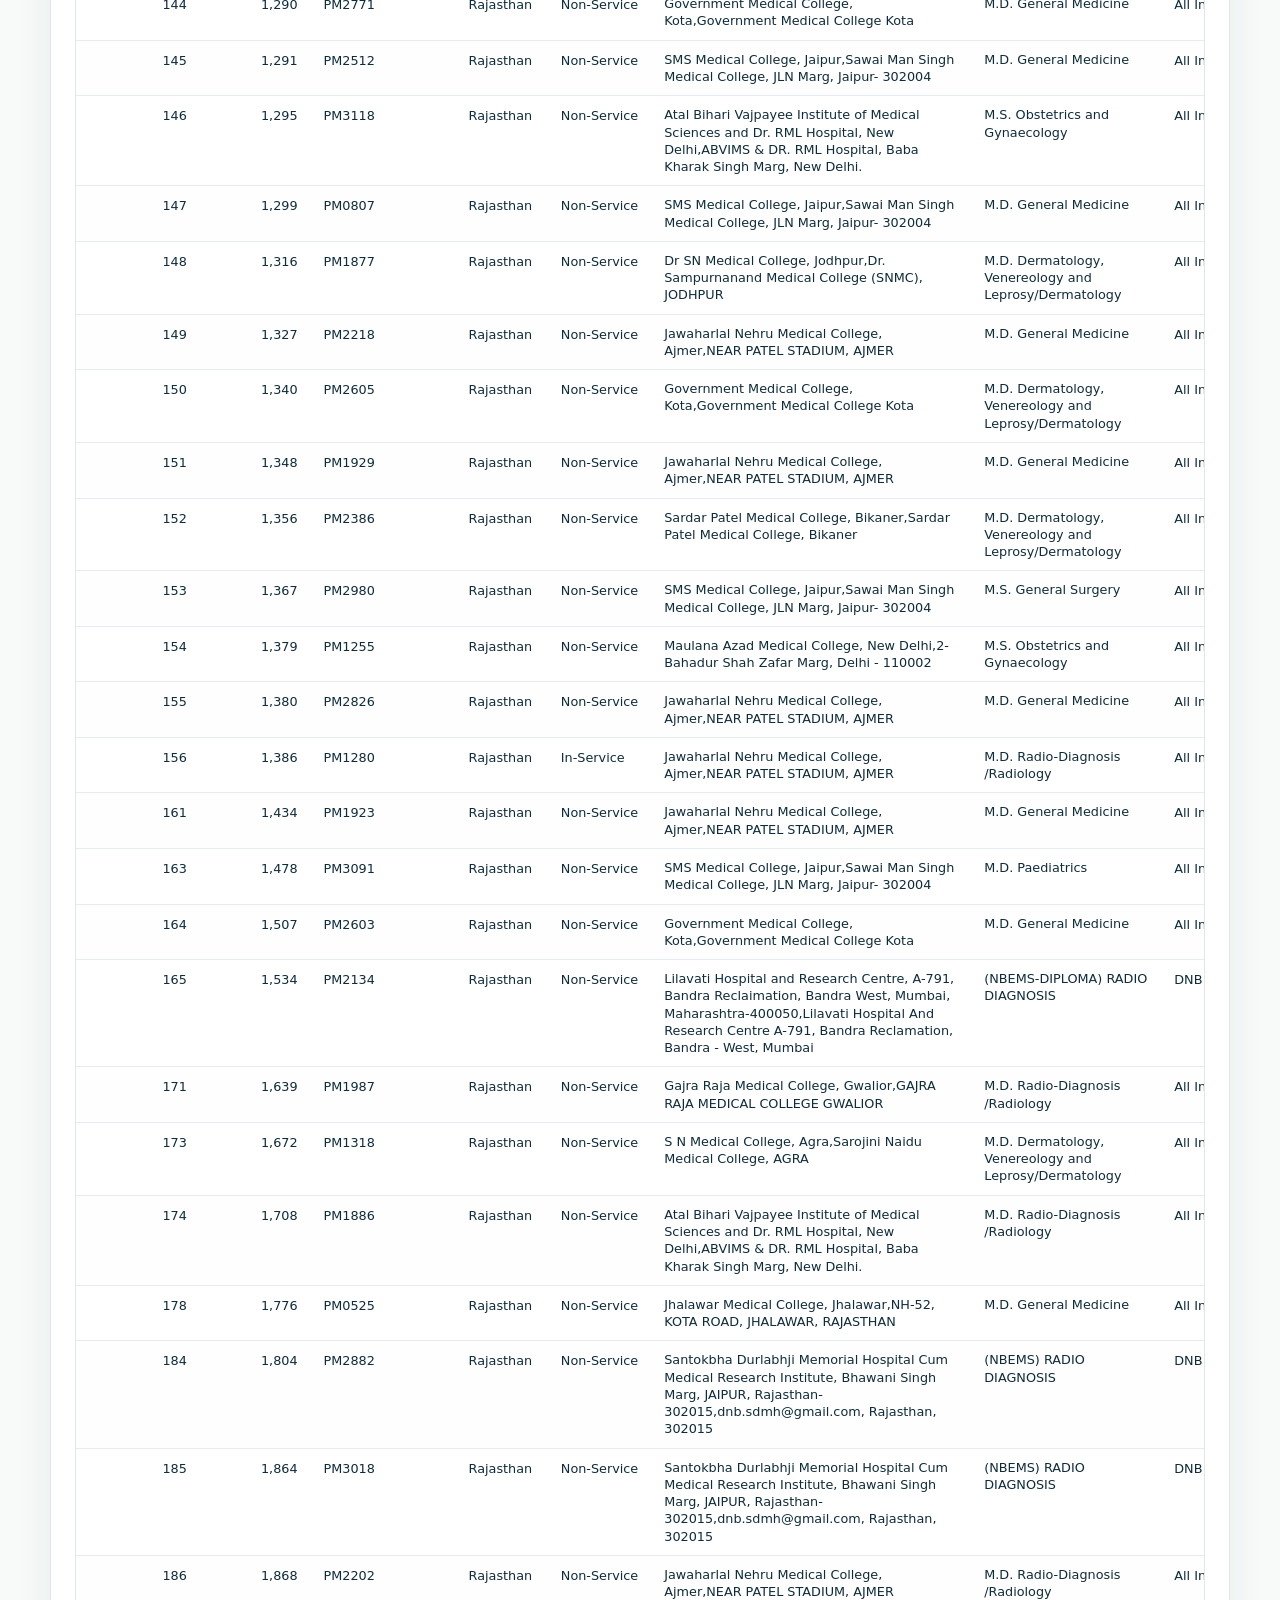
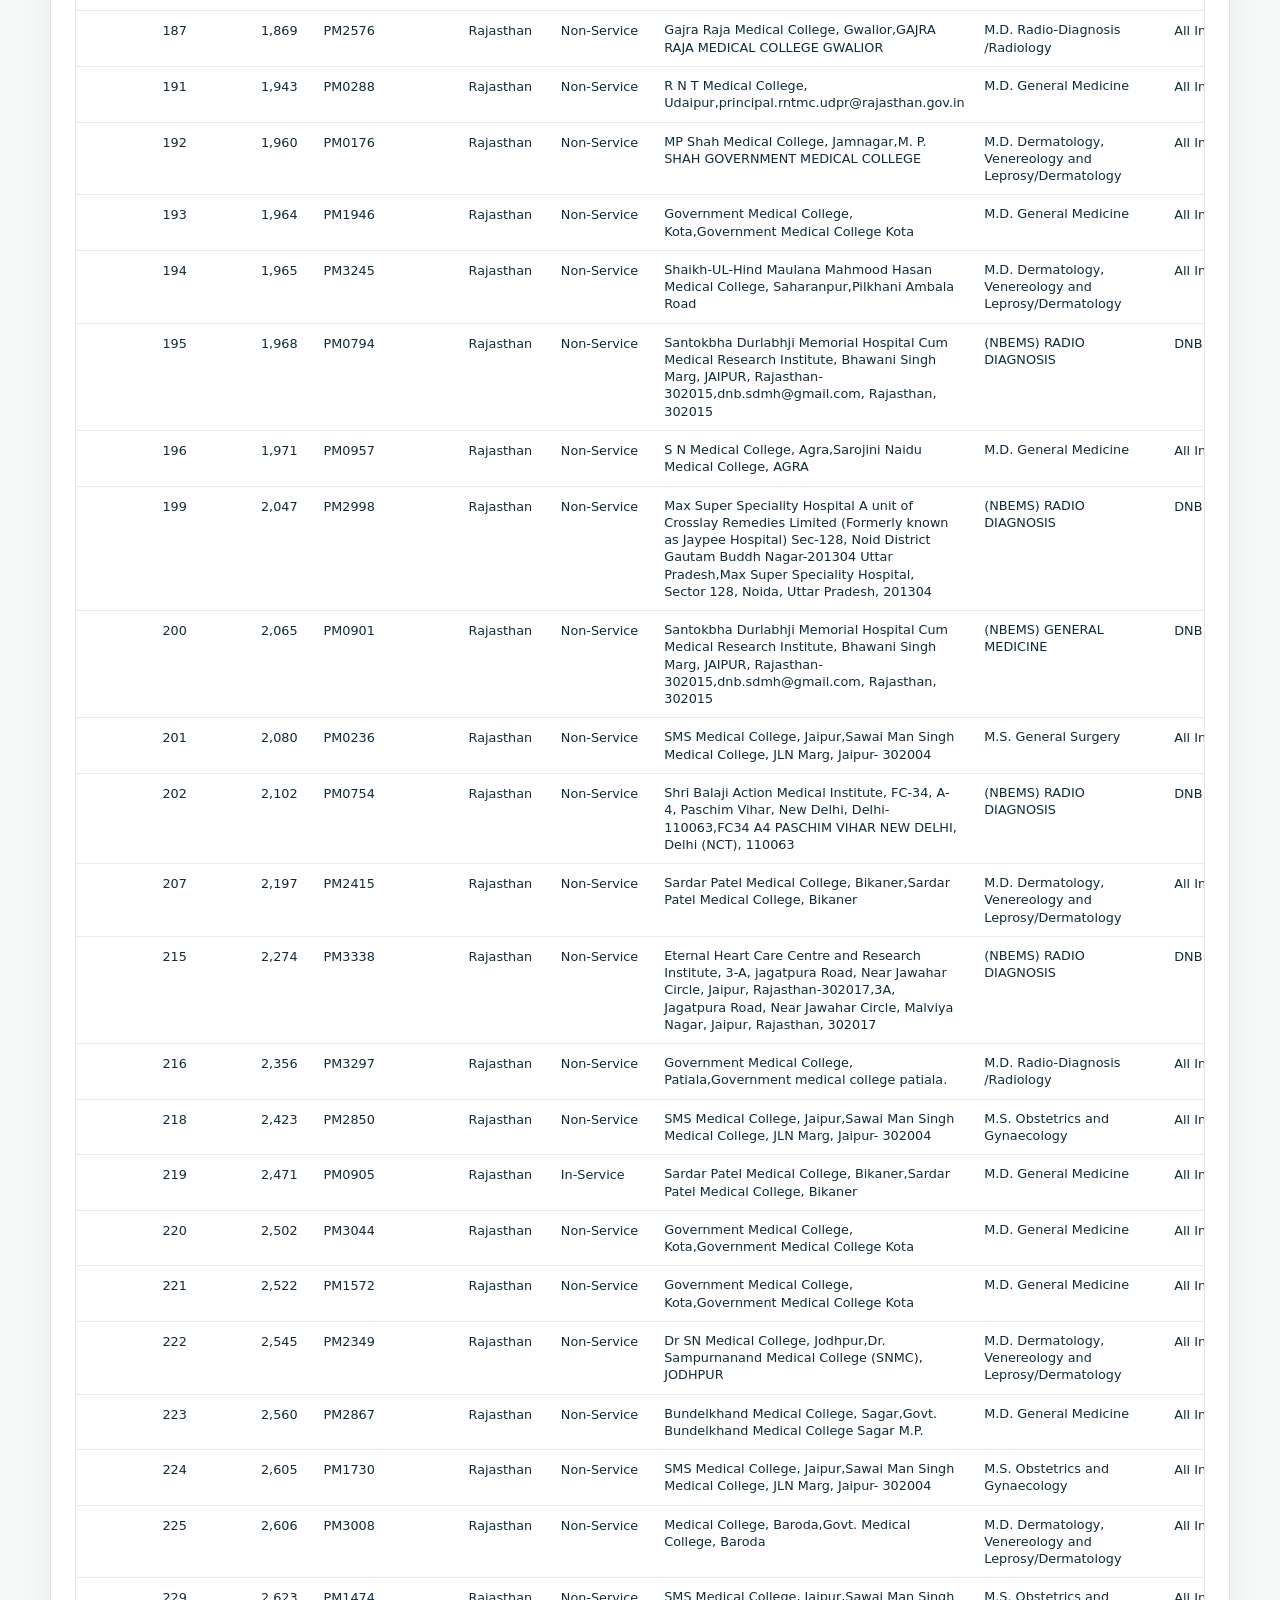
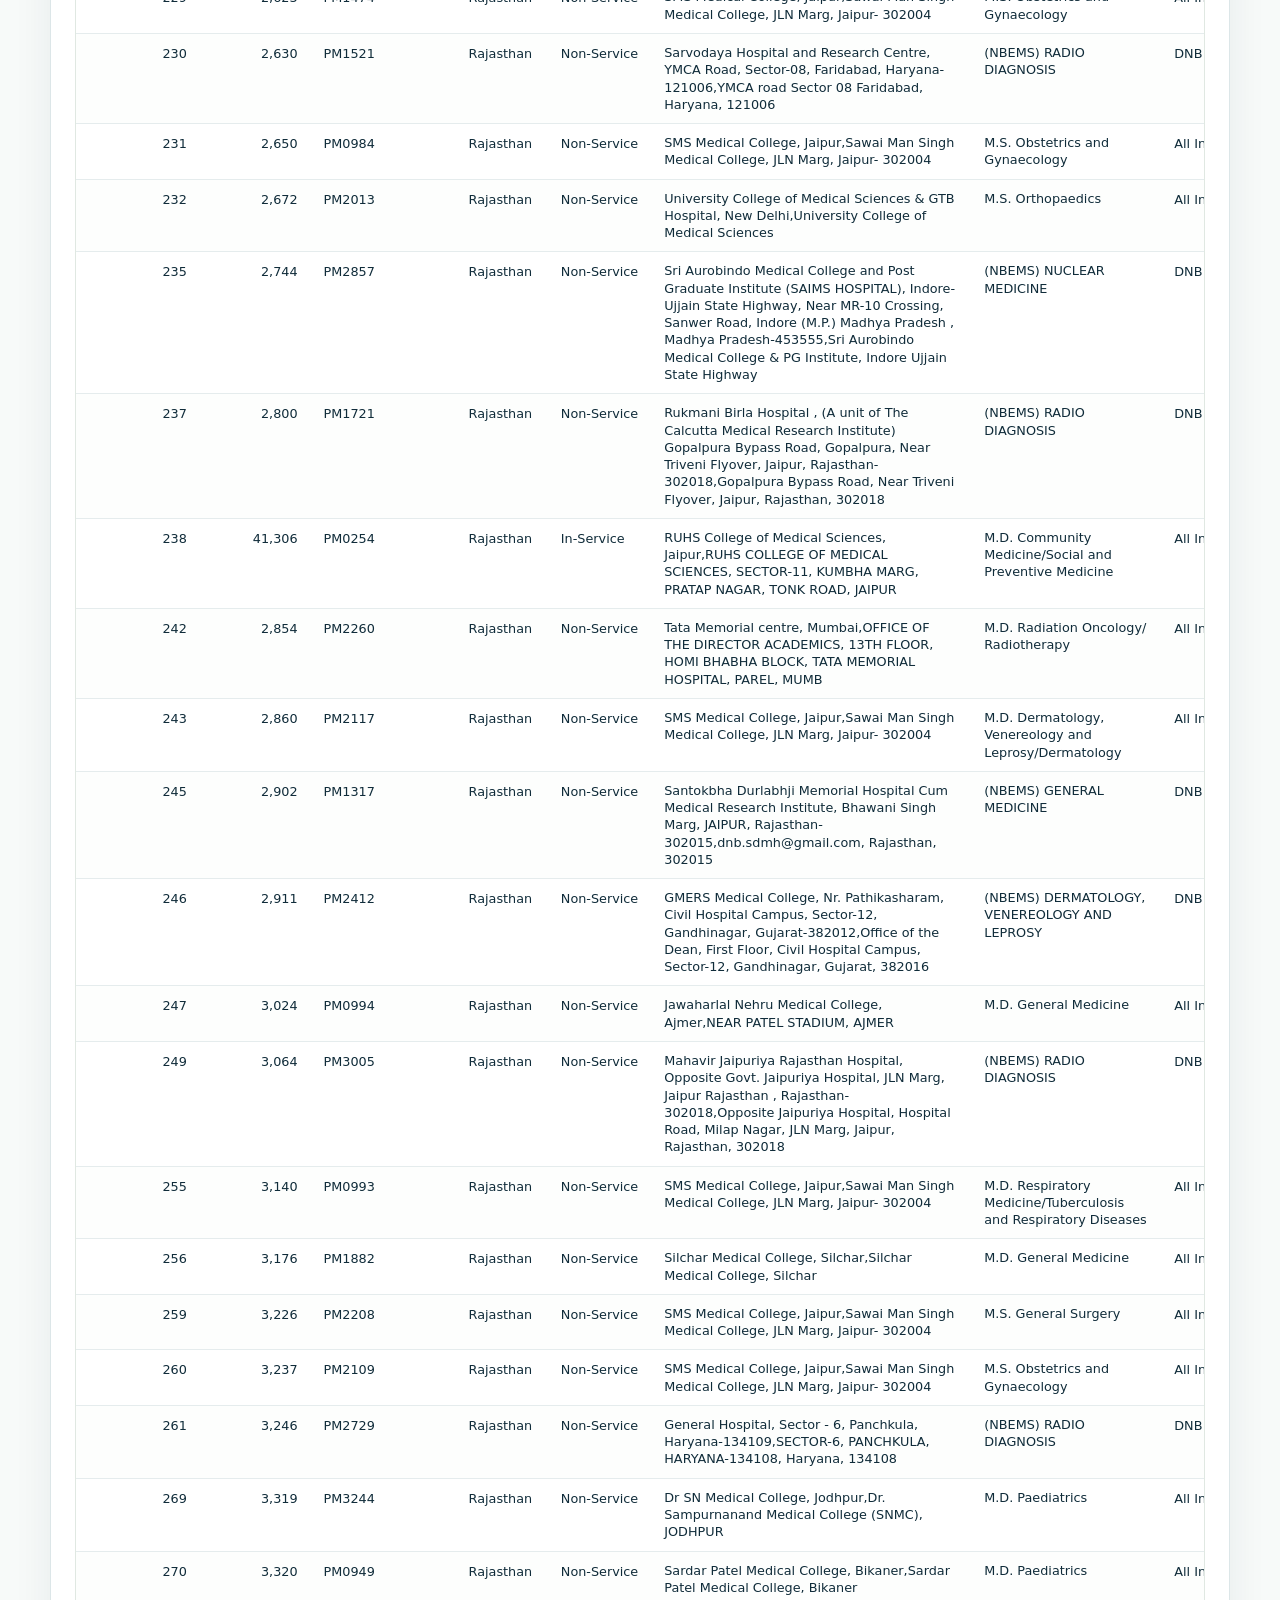
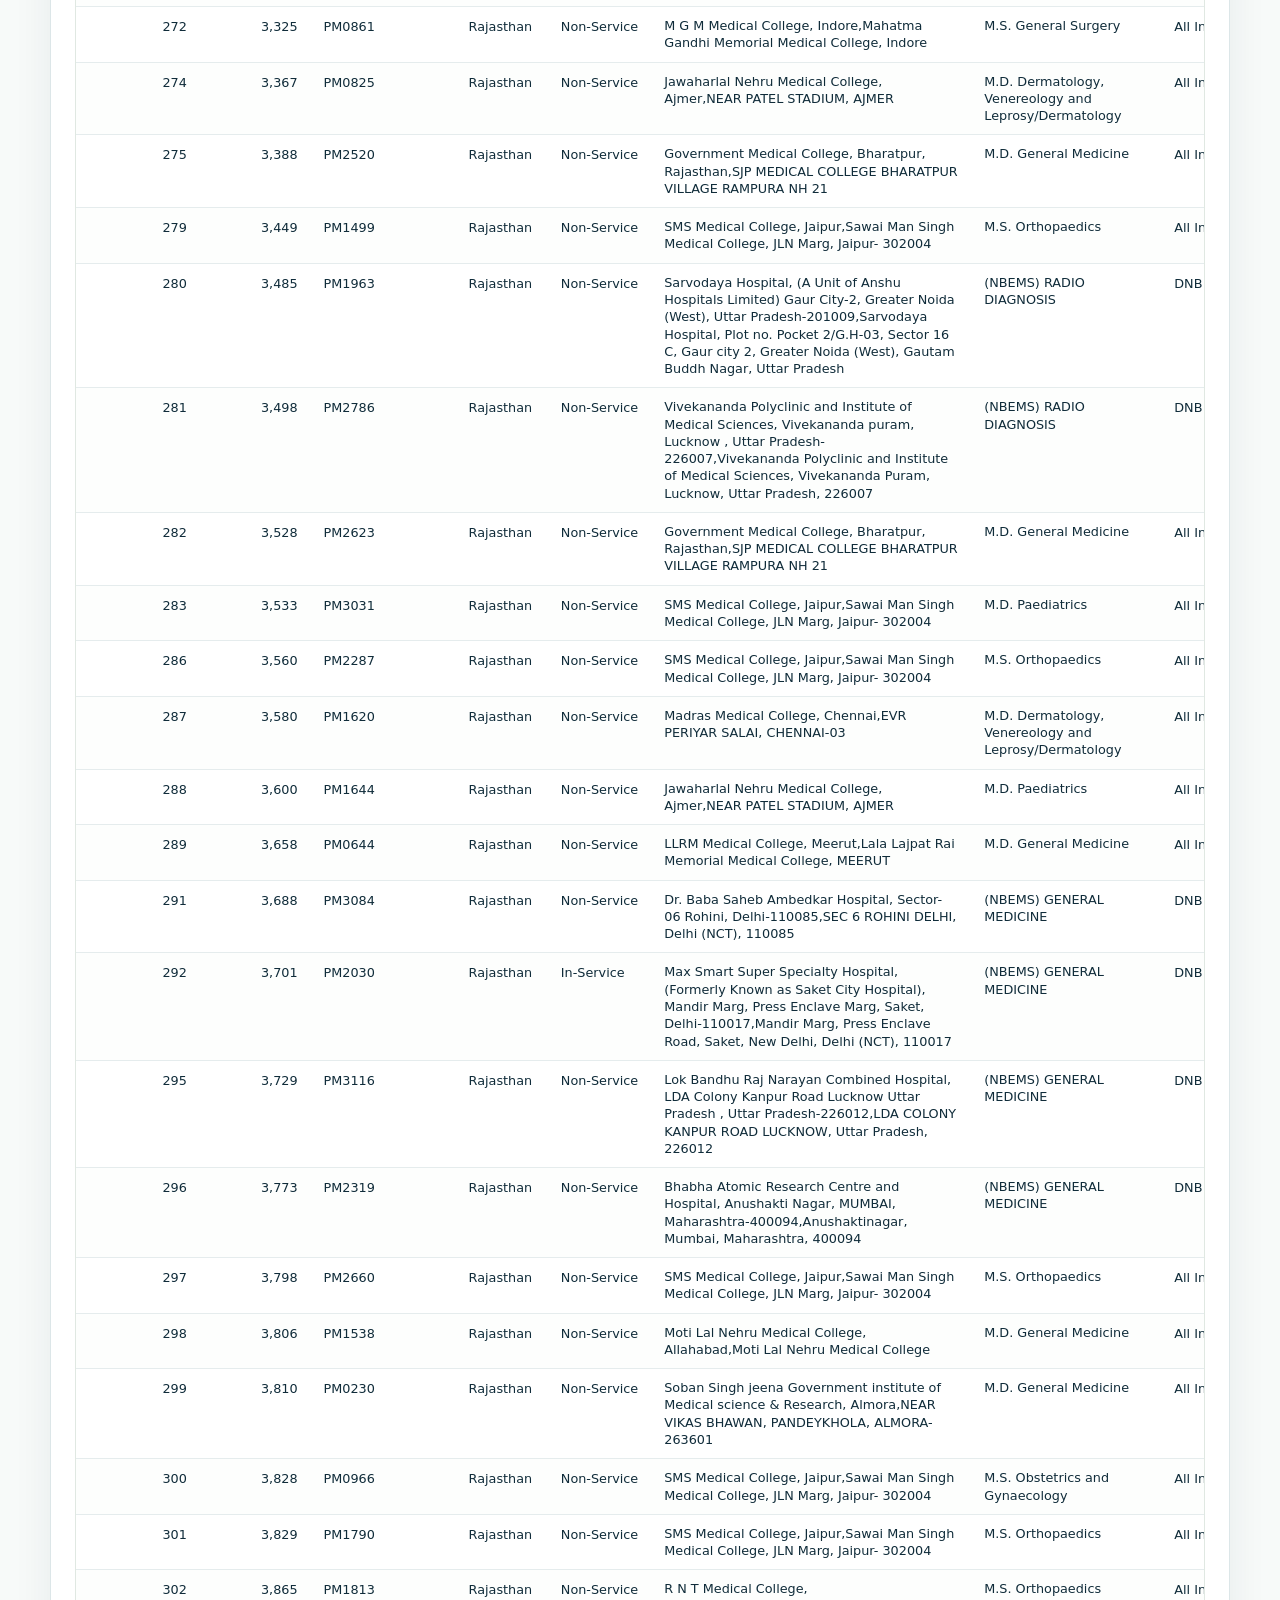
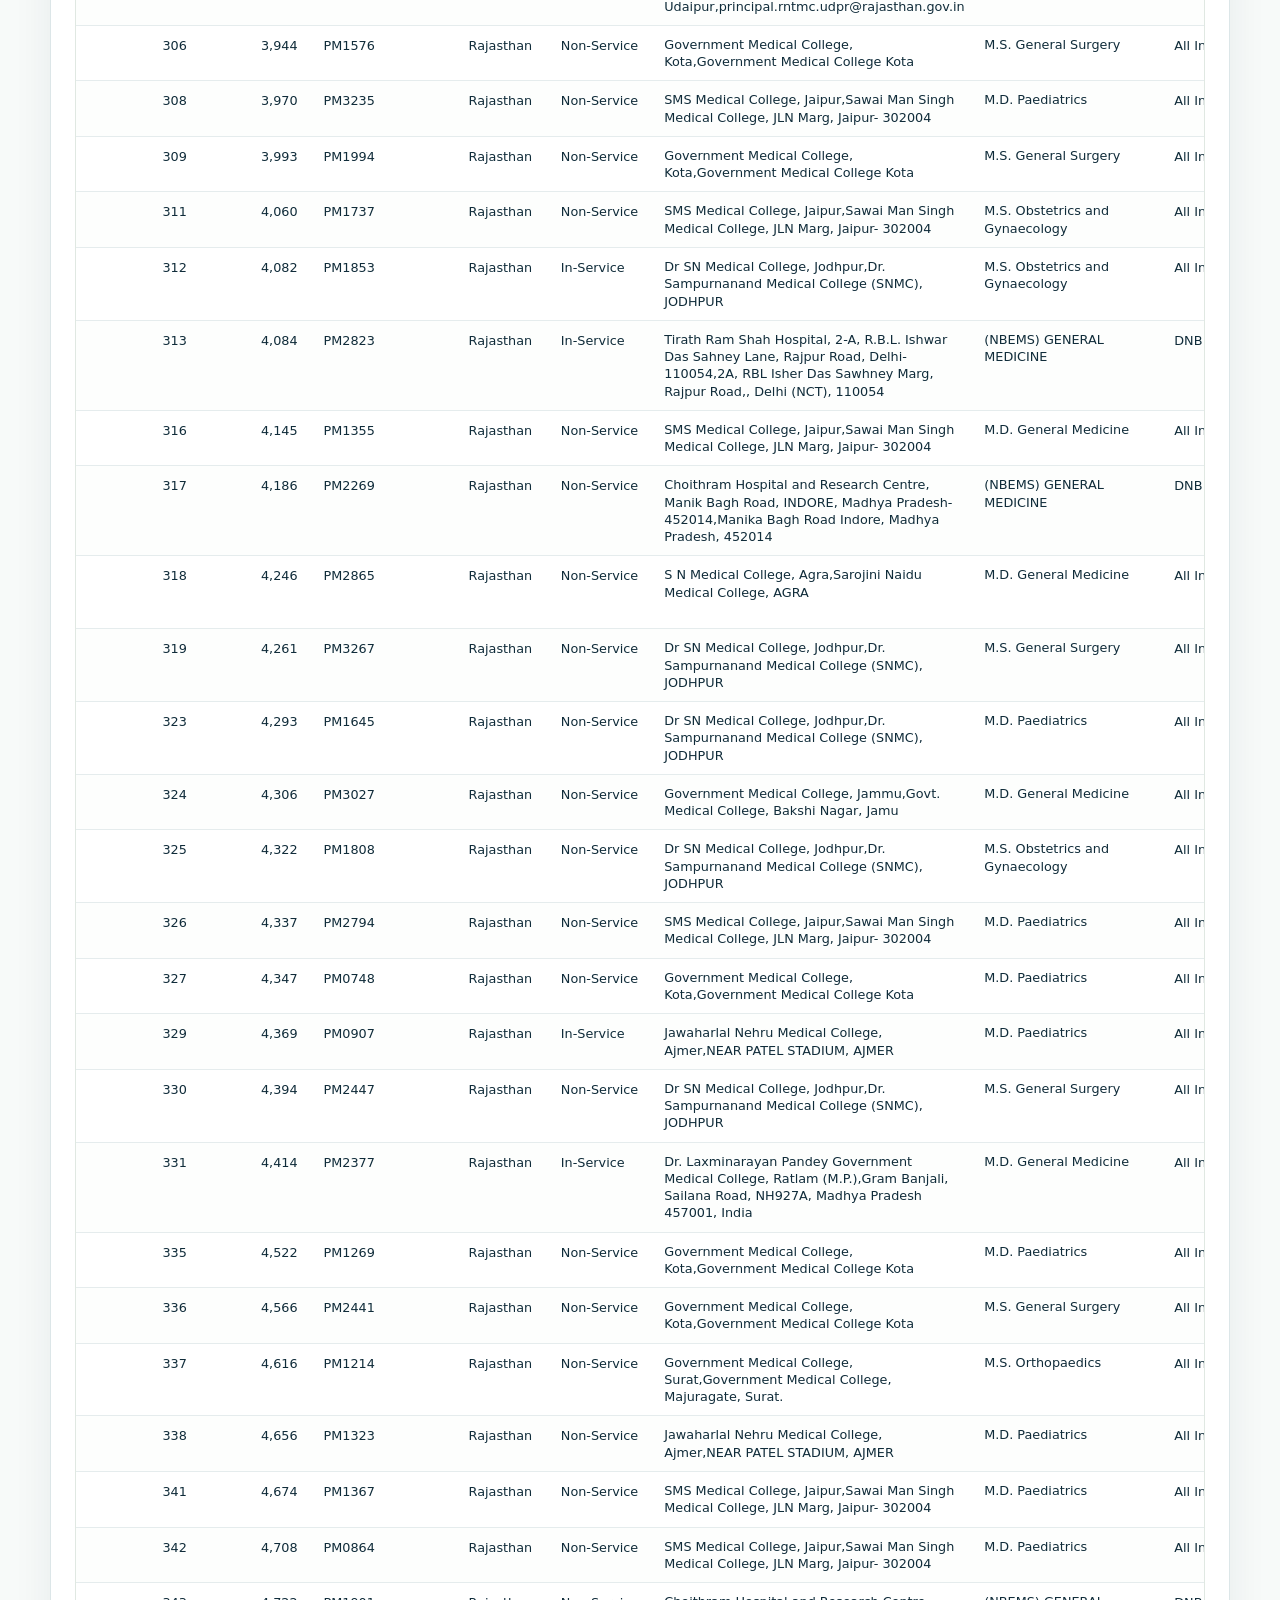
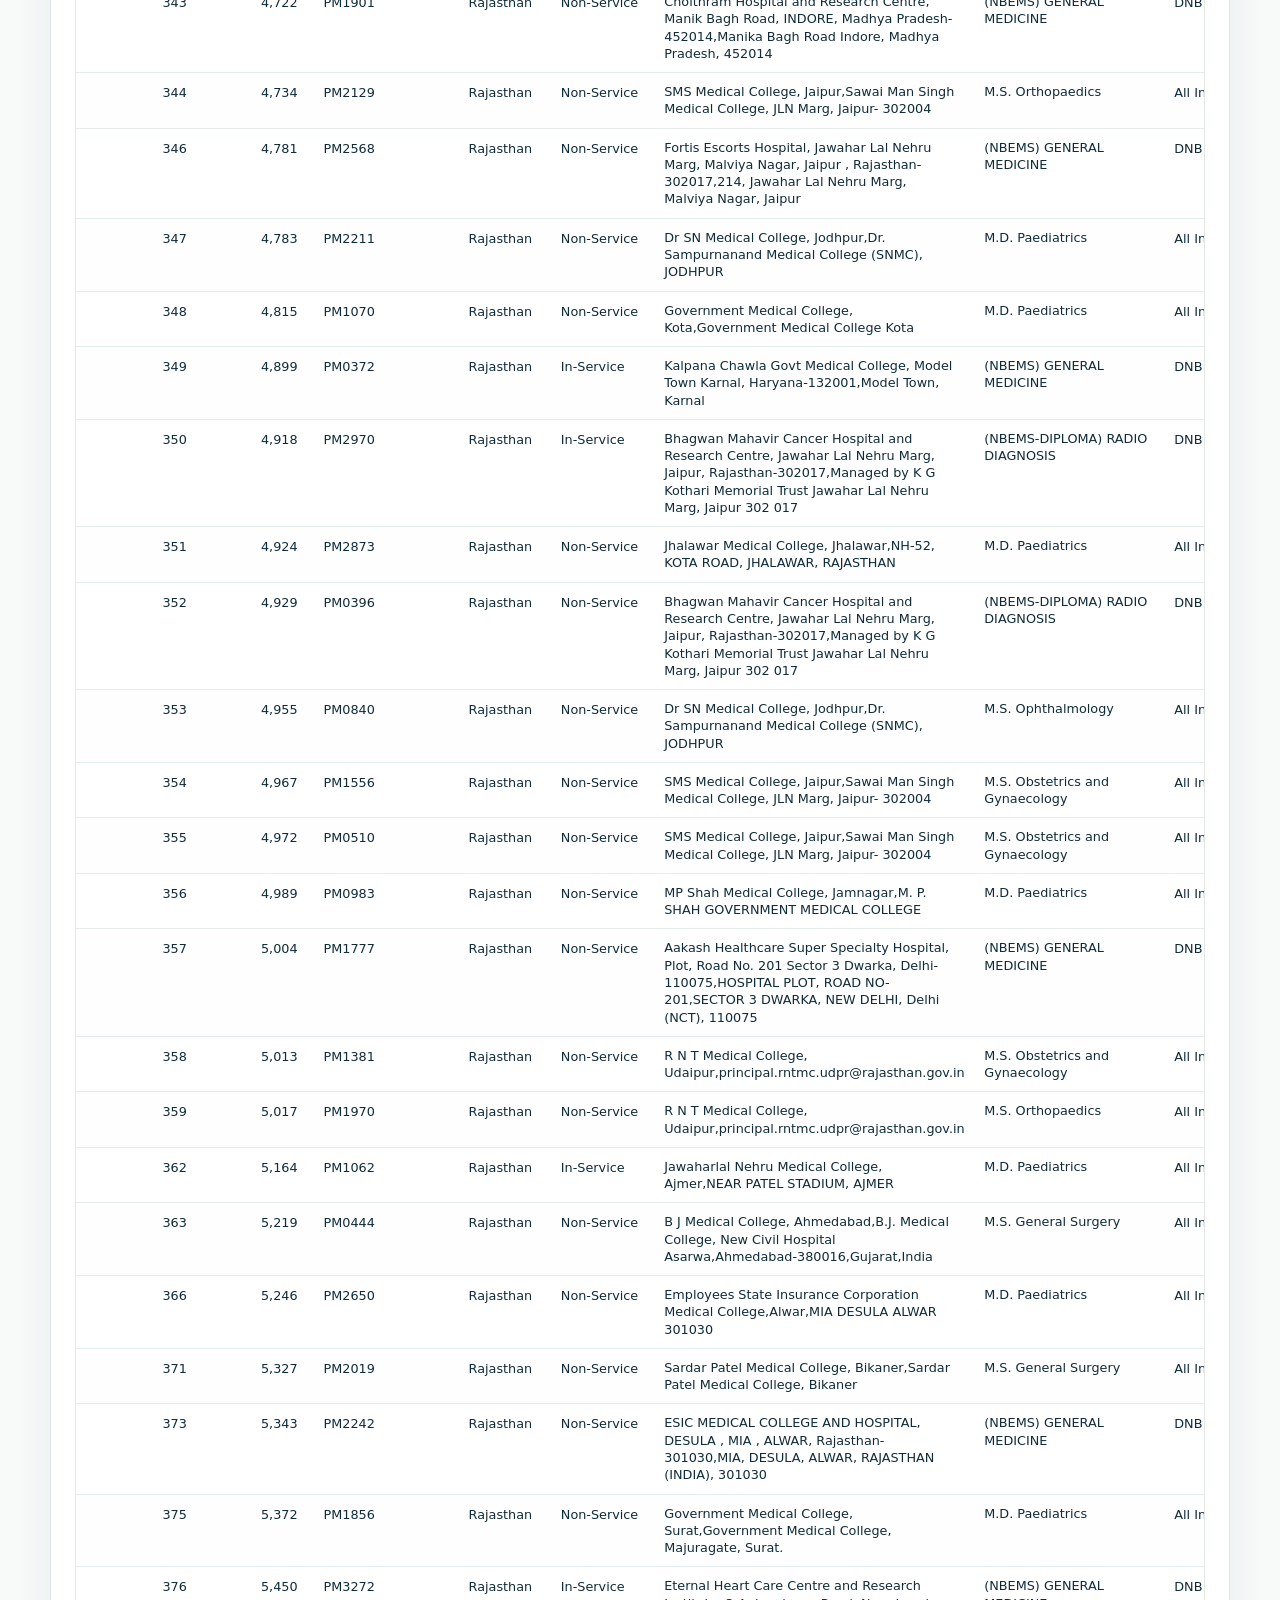
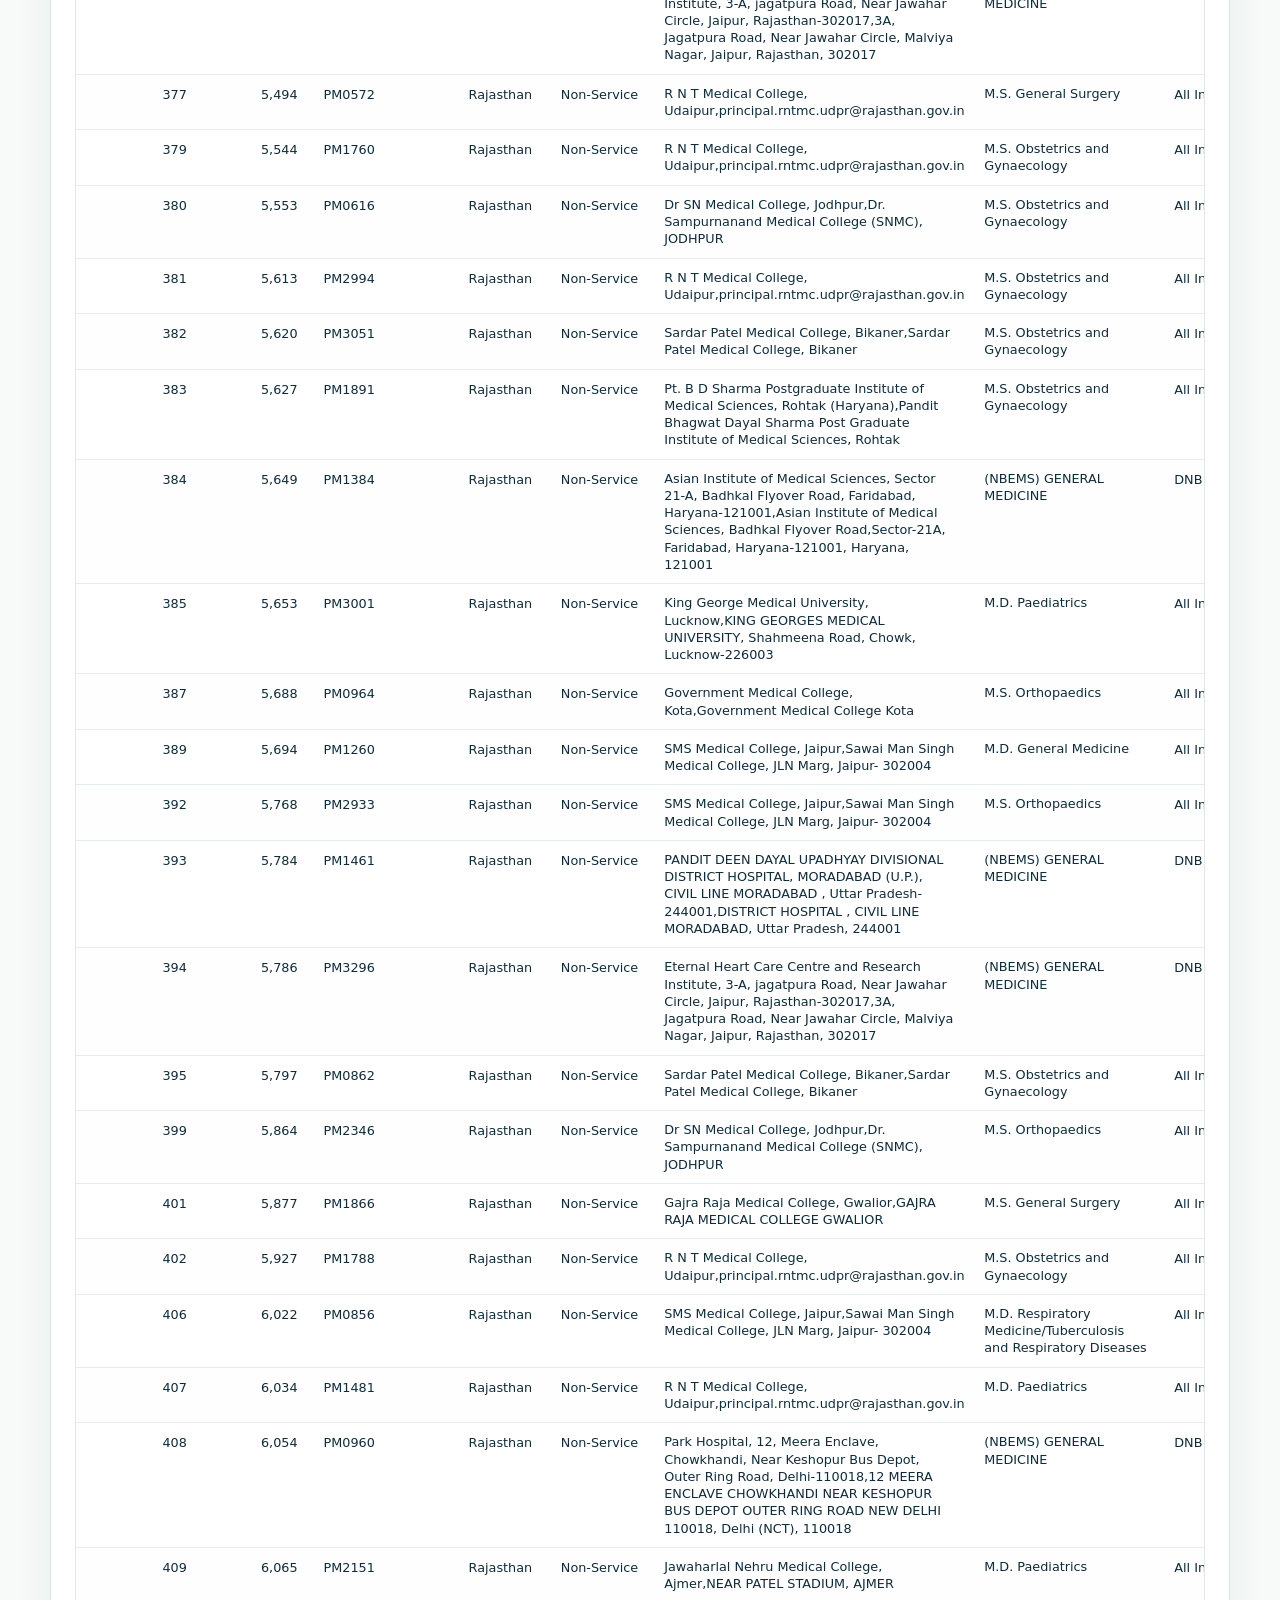
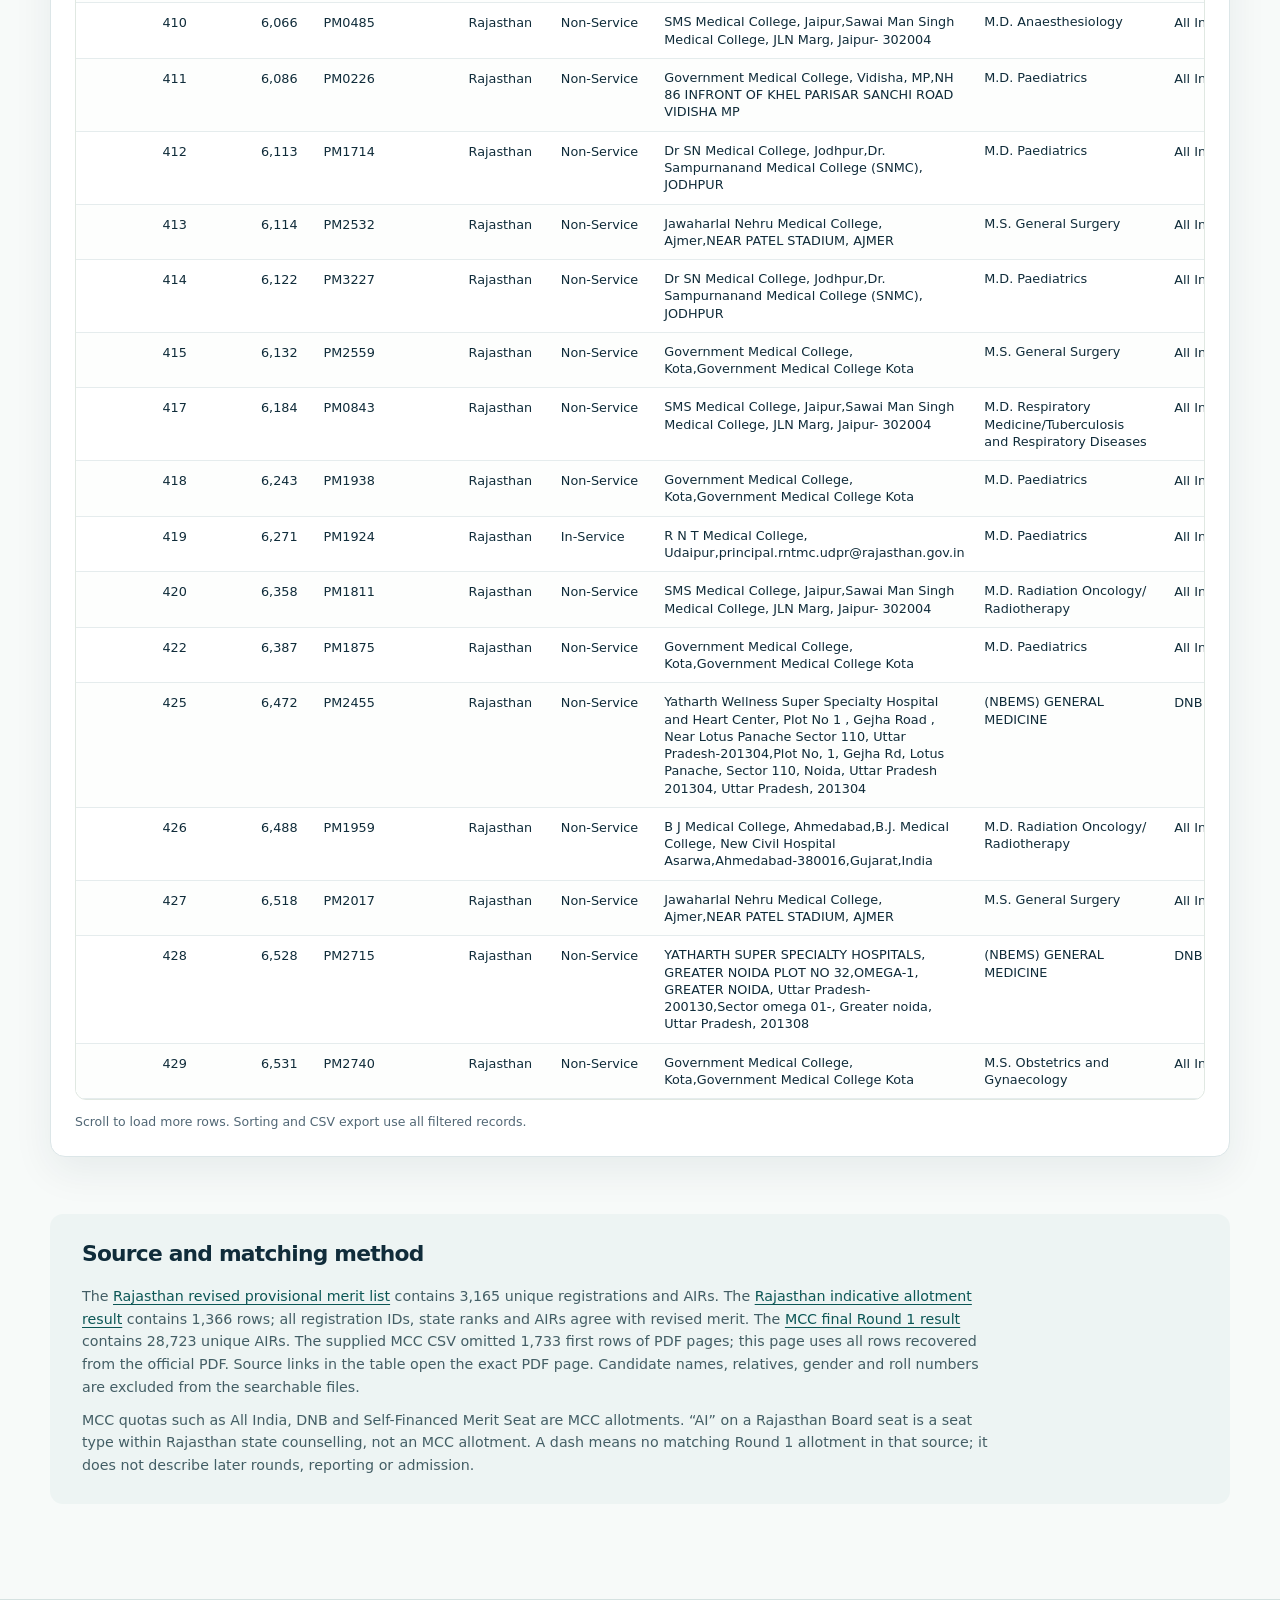
<file: cross-counselling.html>
<!doctype html>
<html lang="en">
<head>
  <meta charset="utf-8"><meta name="viewport" content="width=device-width, initial-scale=1">
  <meta name="theme-color" content="#102c3a">
  <meta name="description" content="Cross-reference Rajasthan NEET-PG 2026 Round 1 merit and allotments with MCC Round 1 seats by exact All India Rank.">
  <title>Rajasthan and MCC Round 1 · Rajasthan NEET-PG archive</title>
  <link rel="stylesheet" href="styles.css?v=20261031-cross">
  <script defer src="filter-controls.js?v=20261027-typeahead"></script>
  <script defer src="cross-counselling.js?v=20261031-cross"></script>
</head>
<body>
  <a class="skip" href="#main">Skip to content</a>
  <header class="site-header"><div class="wrap header-inner"><a class="brand" href="index.html" aria-label="Rajasthan NEET-PG archive home"><span class="brand-mark">RJ</span><span>Rajasthan <small>NEET-PG archive</small></span></a><nav aria-label="Main navigation"><a href="index.html">Overview</a><a href="merit.html">Merit lists</a><a href="merit-changes.html">Round changes</a><a href="rank-comparison.html">Rank comparison</a><a href="allotments.html">Allotments</a><a class="active" aria-current="page" href="cross-counselling.html">Rajasthan × MCC</a><a href="matrix.html">Seat matrices</a><a href="growth.html">Seat growth</a></nav></div></header>
  <main id="main" class="wrap collection">
    <div class="breadcrumb"><a href="index.html">Overview</a><span aria-hidden="true">/</span><span>Rajasthan × MCC</span></div>
    <div class="collection-heading"><div><p class="eyebrow dark">2026 / Round 1 / exact AIR match</p><h1>Where did Rajasthan candidates get MCC seats?</h1><p>Start with Rajasthan-domicile candidates who appear in MCC Round 1. Search and filter their MCC college, course and quota, and see whether the same candidate also appears in the Rajasthan Board's indicative Round 1 allotments.</p></div><div class="heading-symbol" aria-hidden="true">06</div></div>
    <div class="insight caution"><span class="insight-icon" aria-hidden="true">!</span><p><strong>Two result lists do not mean two joined seats.</strong> MCC's 24 October result is final for Round 1; the Rajasthan Board's 31 October result is indicative and subject to correction. The lists come from different counselling processes. This page matches the <em>same candidate by unique NEET-PG AIR</em> within the Board's 28 October revised merit list.</p></div>
    <section class="browser" aria-labelledby="browse-title">
      <div class="browser-head"><div><p class="eyebrow dark">Cross-counselling view</p><h2 id="browse-title">Matched allotments</h2></div><p id="result-count" role="status" aria-live="polite">Loading records…</p></div>
      <p class="filter-help">Default: Rajasthan domicile with an MCC Round 1 allotment. Clear a selection to include other registered domiciles or candidates without an MCC seat. Every row comes from the Rajasthan revised merit list.</p>
      <div class="filters primary-filters"><div id="domicile-filter"></div><div id="mcc-match-filter"></div><label>Search rank, ID, college or course<input id="search-filter" type="search" placeholder="For example, 61347, radiology or Jaipur" autocomplete="off"></label></div>
      <details class="advanced-filters" open><summary>More filters <span>MCC quota, course, college and Rajasthan allotment</span></summary><div class="filters extra-filters">
        <div id="service-filter"></div><div id="mcc-quota-filter"></div><div id="mcc-college-filter"></div><div id="mcc-course-filter"></div><div id="state-match-filter"></div><div id="state-type-filter"></div>
        <label>State rank from<input id="min-rank" type="number" min="1" inputmode="numeric" placeholder="Minimum"></label><label>State rank to<input id="max-rank" type="number" min="1" inputmode="numeric" placeholder="Maximum"></label>
      </div></details>
      <div class="table-toolbar"><p id="table-hint">The filters include all 3,165 candidates in the revised provisional merit list.</p><div><button id="reset-filters" class="button outline" type="button">Default view</button><button id="download-csv" class="button primary" type="button">Export filtered CSV</button><a class="button outline" href="data/Rajasthan-NEET-PG-2026-Round-1-allotments-and-MCC.xlsx" download>Download full Excel</a></div></div>
      <div class="data-scroll" role="region" aria-label="Rajasthan and MCC Round 1 comparison table" tabindex="0"><table id="results-table"><thead id="table-head"></thead><tbody id="table-body"></tbody></table></div><div id="scroll-sentinel" class="scroll-sentinel" aria-hidden="true"></div><p class="table-foot">Scroll to load more rows. Sorting and CSV export use all filtered records.</p>
    </section>
    <section class="footnote-panel"><h2>Source and matching method</h2><p>The <a href="documents/2026/merit/round-1.pdf">Rajasthan revised provisional merit list</a> contains 3,165 unique registrations and AIRs. The <a href="documents/2026/allotment/round-1.pdf">Rajasthan indicative allotment result</a> contains 1,366 rows; all registration IDs, state ranks and AIRs agree with revised merit. The <a href="documents/2026/mcc/round-1.pdf">MCC final Round 1 result</a> contains 28,723 unique AIRs. The supplied MCC CSV omitted 1,733 first rows of PDF pages; this page uses all rows recovered from the official PDF. Source links in the table open the exact PDF page. Candidate names, relatives, gender and roll numbers are excluded from the searchable files.</p><p>MCC quotas such as All India, DNB and Self-Financed Merit Seat are MCC allotments. “AI” on a Rajasthan Board seat is a seat type within Rajasthan state counselling, not an MCC allotment. A dash means no matching Round 1 allotment in that source; it does not describe later rounds, reporting or admission.</p></section>
  </main>
  <footer class="site-footer"><div class="wrap"><p>Independent research archive · Verify later notices before making a counselling decision.</p><p><a href="index.html">Overview</a><a href="allotments.html">Rajasthan allotments</a><a href="data/documents.json">Source register</a></p></div></footer>
</body></html>
</file>
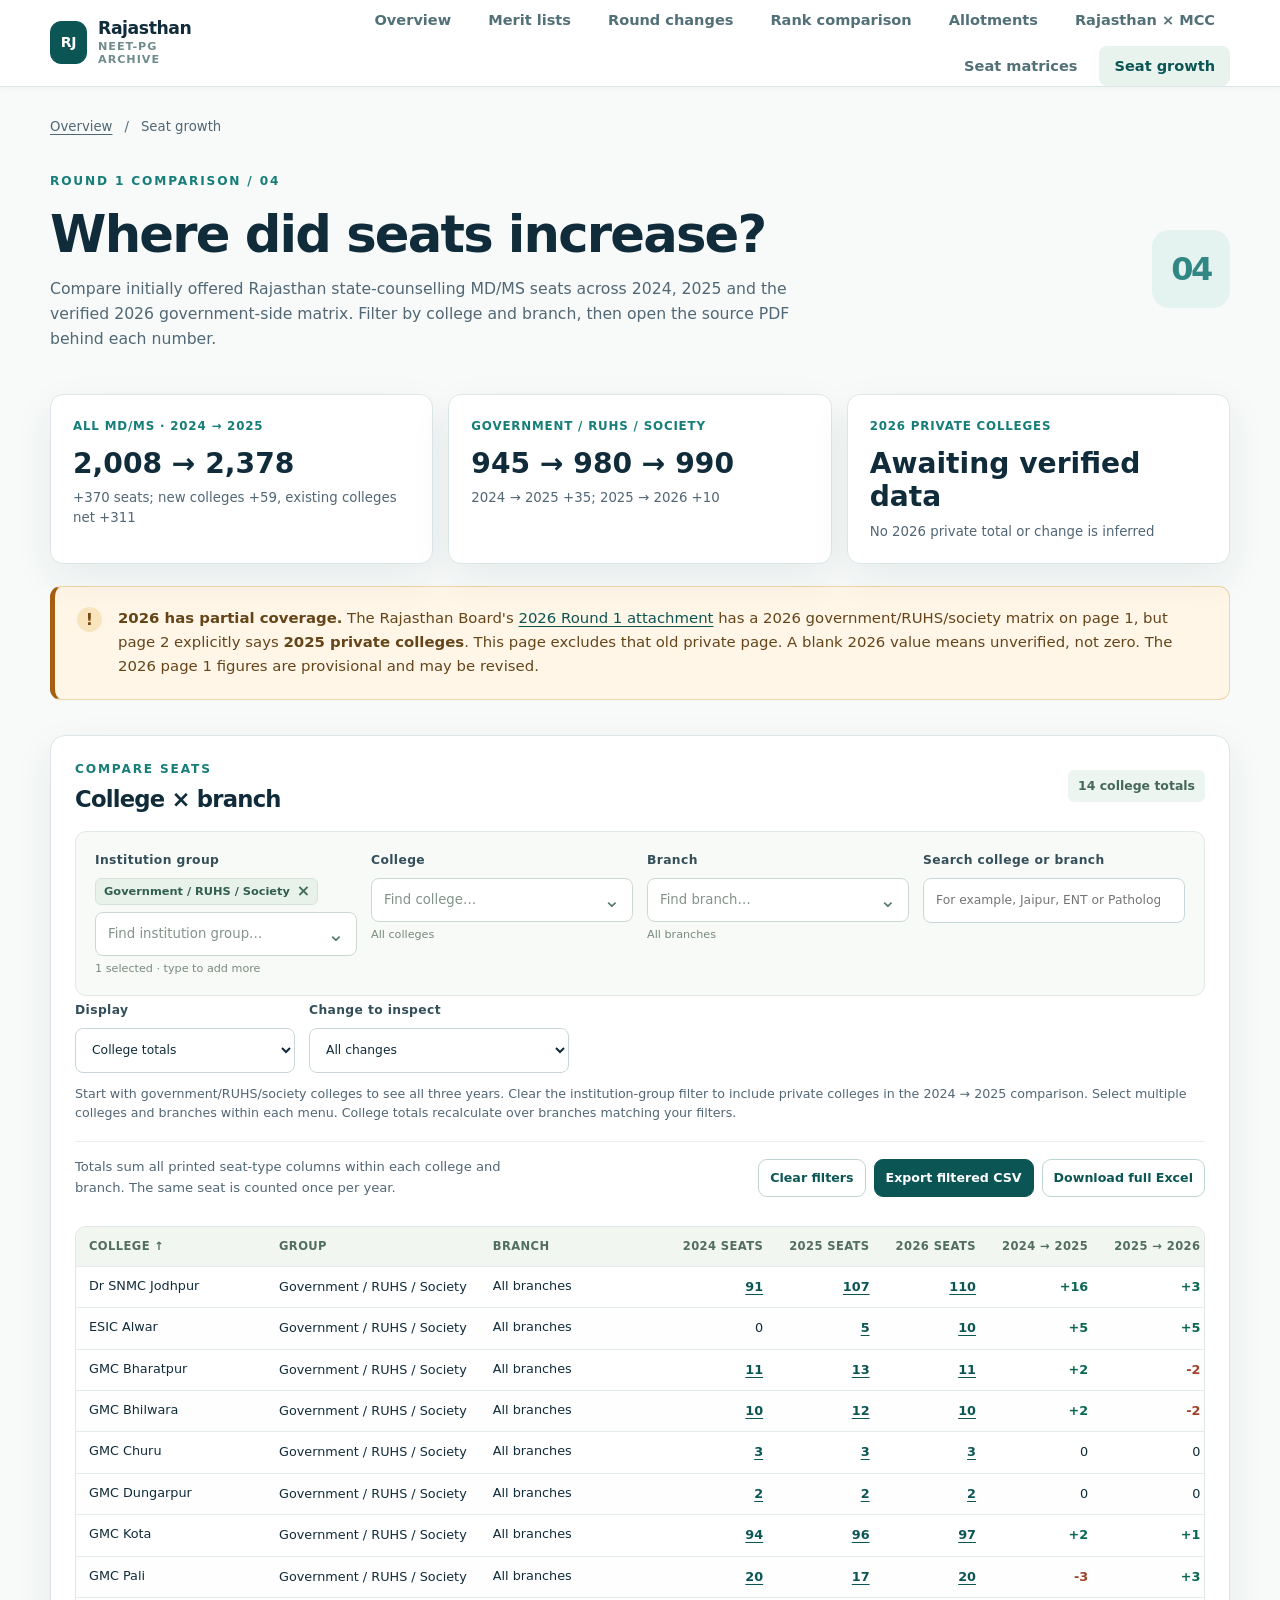
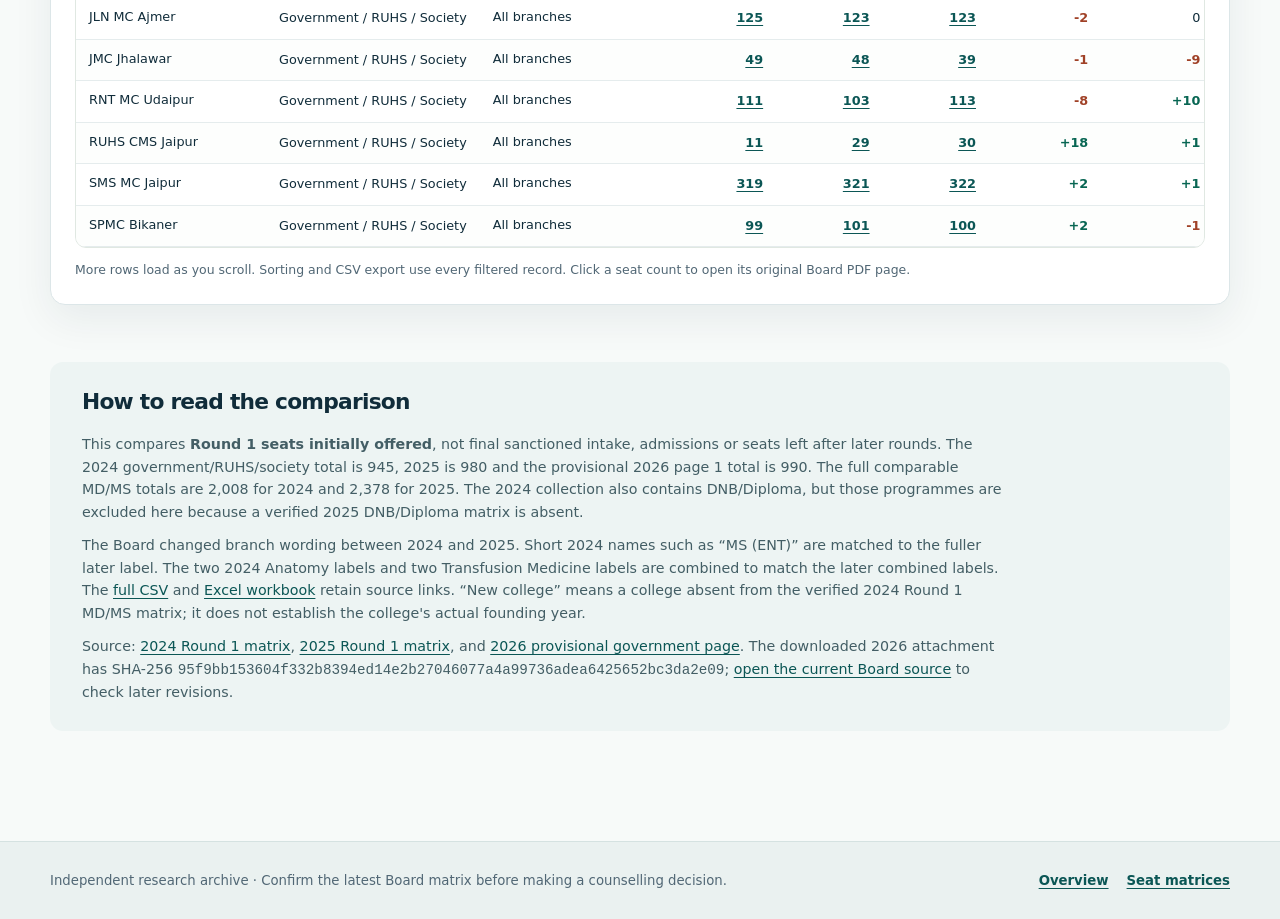
<file: growth.html>
<!doctype html>
<html lang="en">
<head>
  <meta charset="utf-8"><meta name="viewport" content="width=device-width, initial-scale=1">
  <meta name="theme-color" content="#102c3a">
  <meta name="description" content="Compare Rajasthan NEET-PG Round 1 MD/MS seats by college and branch for 2024, 2025 and the verified 2026 government-college matrix.">
  <title>Seat growth · Rajasthan NEET-PG archive</title>
  <link rel="stylesheet" href="styles.css?v=20261027-typeahead"><script defer src="filter-controls.js?v=20261027-typeahead"></script><script defer src="growth.js"></script>
</head>
<body>
  <a class="skip" href="#main">Skip to content</a>
  <header class="site-header"><div class="wrap header-inner"><a class="brand" href="index.html" aria-label="Rajasthan NEET-PG archive home"><span class="brand-mark">RJ</span><span>Rajasthan <small>NEET-PG archive</small></span></a><nav aria-label="Main navigation"><a href="index.html">Overview</a><a href="merit.html">Merit lists</a><a href="merit-changes.html">Round changes</a><a href="rank-comparison.html">Rank comparison</a><a href="allotments.html">Allotments</a><a href="cross-counselling.html">Rajasthan &times; MCC</a><a href="matrix.html">Seat matrices</a><a class="active" aria-current="page" href="growth.html">Seat growth</a></nav></div></header>
  <main id="main" class="wrap collection">
    <div class="breadcrumb"><a href="index.html">Overview</a><span aria-hidden="true">/</span><span>Seat growth</span></div>
    <div class="collection-heading"><div><p class="eyebrow dark">Round 1 comparison / 04</p><h1>Where did seats increase?</h1><p>Compare initially offered Rajasthan state-counselling MD/MS seats across 2024, 2025 and the verified 2026 government-side matrix. Filter by college and branch, then open the source PDF behind each number.</p></div><div class="heading-symbol" aria-hidden="true">04</div></div>

    <div class="growth-stats" aria-label="Seat growth at a glance">
      <div class="growth-stat"><span>All MD/MS · 2024 → 2025</span><strong>2,008 → 2,378</strong><small>+370 seats; new colleges +59, existing colleges net +311</small></div>
      <div class="growth-stat"><span>Government / RUHS / Society</span><strong>945 → 980 → 990</strong><small>2024 → 2025 +35; 2025 → 2026 +10</small></div>
      <div class="growth-stat"><span>2026 private colleges</span><strong>Awaiting verified data</strong><small>No 2026 private total or change is inferred</small></div>
    </div>

    <div class="insight caution growth-warning"><span class="insight-icon" aria-hidden="true">!</span><p><strong>2026 has partial coverage.</strong> The Rajasthan Board's <a href="documents/2026/matrix/round-1-medical.pdf#page=1" target="_blank" rel="noopener">2026 Round 1 attachment</a> has a 2026 government/RUHS/society matrix on page 1, but page 2 explicitly says <strong>2025 private colleges</strong>. This page excludes that old private page. A blank 2026 value means unverified, not zero. The 2026 page 1 figures are provisional and may be revised.</p></div>

    <section class="browser" aria-labelledby="browse-title">
      <div class="browser-head"><div><p class="eyebrow dark">Compare seats</p><h2 id="browse-title">College × branch</h2></div><p id="result-count" role="status" aria-live="polite">Loading records…</p></div>
      <div class="filters primary-filters growth-filters">
        <div id="group-filter"></div>
        <div id="college-filter"></div>
        <div id="branch-filter"></div>
        <label>Search college or branch<input id="search-filter" type="search" placeholder="For example, Jaipur, ENT or Pathology" autocomplete="off"></label>
      </div>
      <div class="filters growth-extra-filters">
        <label>Display<select id="view-filter"><option value="college">College totals</option><option value="detail">College × branch</option></select></label>
        <label>Change to inspect<select id="change-filter"><option value="all">All changes</option><option value="increase-24">Increased 2024 → 2025</option><option value="decrease-24">Decreased 2024 → 2025</option><option value="increase-25">Increased 2025 → 2026</option><option value="decrease-25">Decreased 2025 → 2026</option><option value="new-25">Seats at new 2025 colleges</option></select></label>
      </div>
      <p class="filter-help">Start with government/RUHS/society colleges to see all three years. Clear the institution-group filter to include private colleges in the 2024 → 2025 comparison. Select multiple colleges and branches within each menu. College totals recalculate over branches matching your filters.</p>
      <div class="table-toolbar"><p>Totals sum all printed seat-type columns within each college and branch. The same seat is counted once per year.</p><div><button id="reset-filters" class="button outline" type="button">Clear filters</button><button id="download-csv" class="button primary" type="button">Export filtered CSV</button><a class="button outline" href="data/Rajasthan-NEET-PG-2024-2026-seat-growth.xlsx" download>Download full Excel</a></div></div>
      <div class="data-scroll" role="region" aria-label="Filterable Round 1 seat growth table" tabindex="0"><table id="results-table"><thead id="table-head"></thead><tbody id="table-body"></tbody></table></div>
      <div id="scroll-sentinel" class="scroll-sentinel" aria-hidden="true"></div><p class="table-foot">More rows load as you scroll. Sorting and CSV export use every filtered record. Click a seat count to open its original Board PDF page.</p>
    </section>

    <section class="footnote-panel growth-method"><h2>How to read the comparison</h2><p>This compares <strong>Round 1 seats initially offered</strong>, not final sanctioned intake, admissions or seats left after later rounds. The 2024 government/RUHS/society total is 945, 2025 is 980 and the provisional 2026 page 1 total is 990. The full comparable MD/MS totals are 2,008 for 2024 and 2,378 for 2025. The 2024 collection also contains DNB/Diploma, but those programmes are excluded here because a verified 2025 DNB/Diploma matrix is absent.</p><p>The Board changed branch wording between 2024 and 2025. Short 2024 names such as “MS (ENT)” are matched to the fuller later label. The two 2024 Anatomy labels and two Transfusion Medicine labels are combined to match the later combined labels. The <a href="data/seat-growth-2024-2026.csv">full CSV</a> and <a href="data/Rajasthan-NEET-PG-2024-2026-seat-growth.xlsx">Excel workbook</a> retain source links. “New college” means a college absent from the verified 2024 Round 1 MD/MS matrix; it does not establish the college's actual founding year.</p><p>Source: <a href="documents/2024/matrix/round-1-medical.pdf">2024 Round 1 matrix</a>, <a href="documents/2025/matrix/round-1.pdf">2025 Round 1 matrix</a>, and <a href="documents/2026/matrix/round-1-medical.pdf#page=1">2026 provisional government page</a>. The downloaded 2026 attachment has SHA-256 <code>95f9bb153604f332b8394ed14e2b27046077a4a99736adea6425652bc3da2e09</code>; <a href="https://pg.neetrajasthan.com/notifications/1792388159259.pdf" target="_blank" rel="noopener noreferrer">open the current Board source</a> to check later revisions.</p></section>
  </main>
  <footer class="site-footer"><div class="wrap"><p>Independent research archive · Confirm the latest Board matrix before making a counselling decision.</p><p><a href="index.html">Overview</a><a href="matrix.html">Seat matrices</a></p></div></footer>
</body></html>
</file>
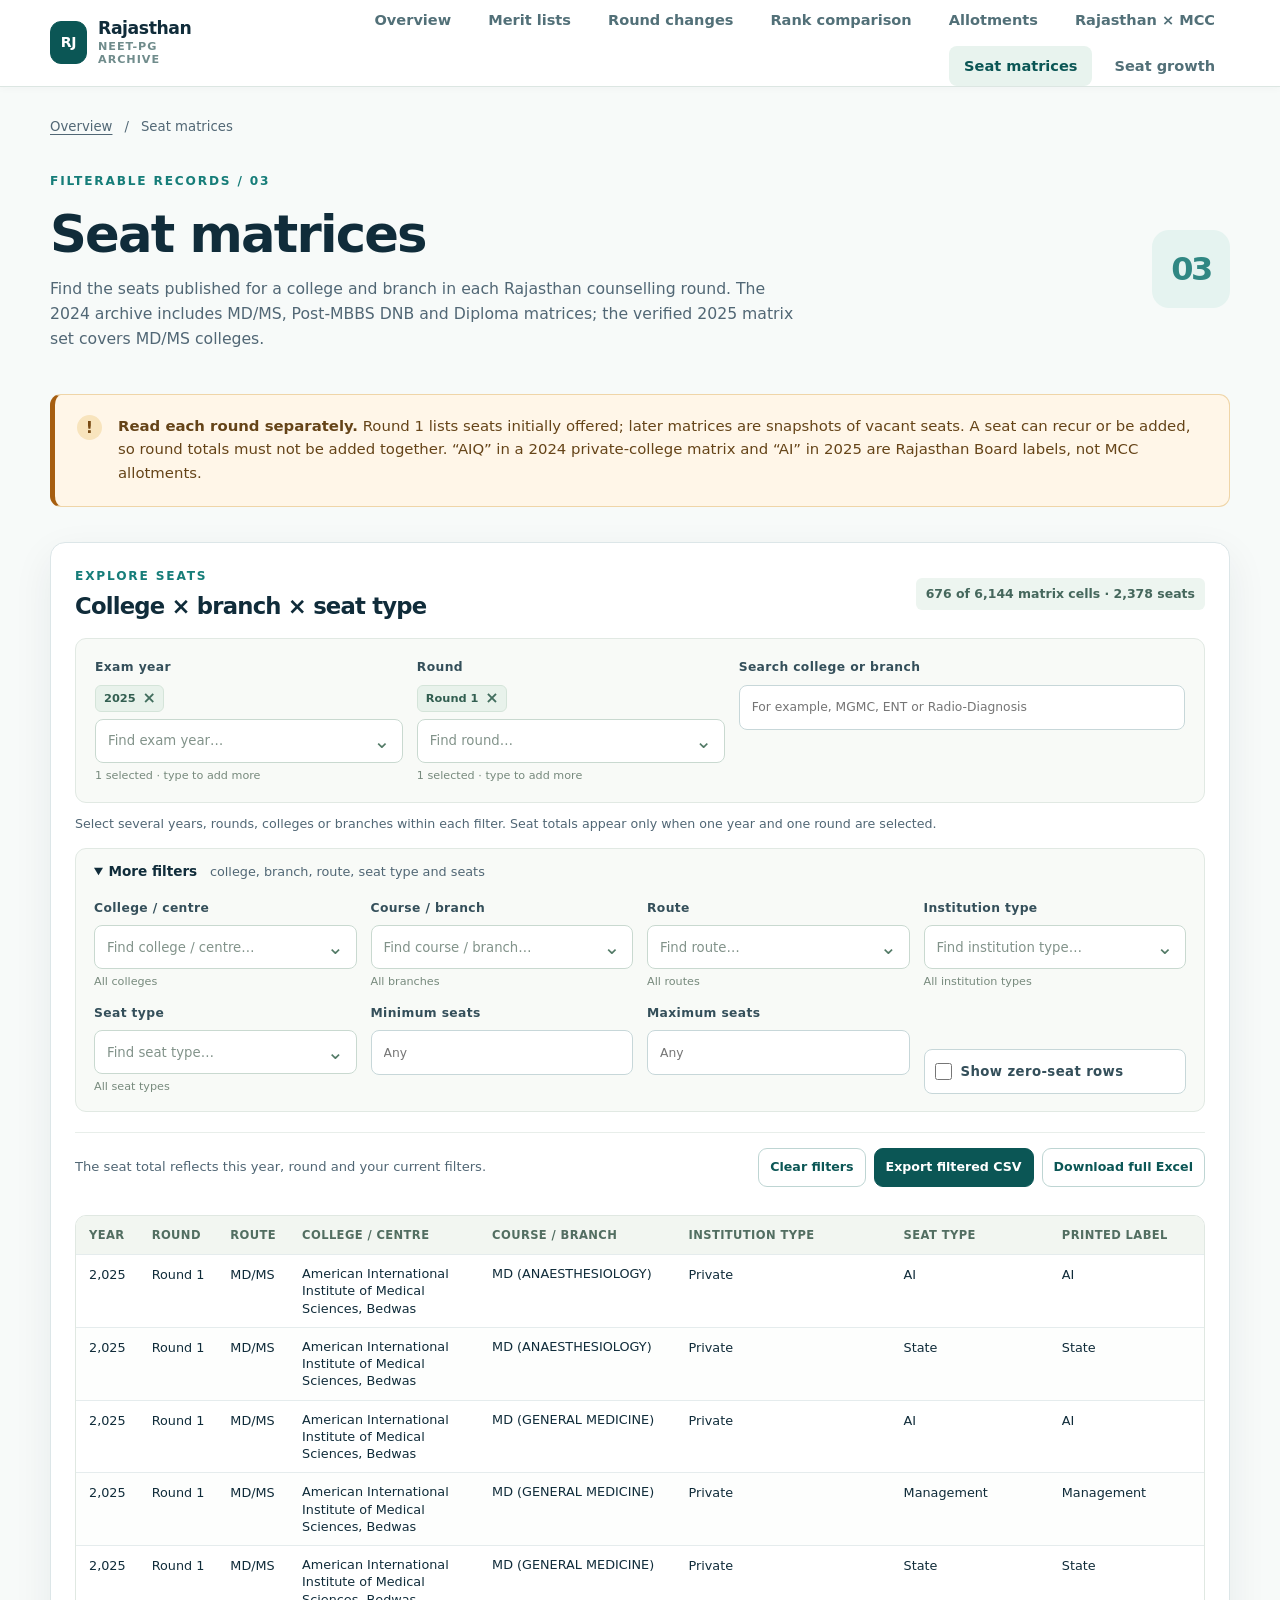
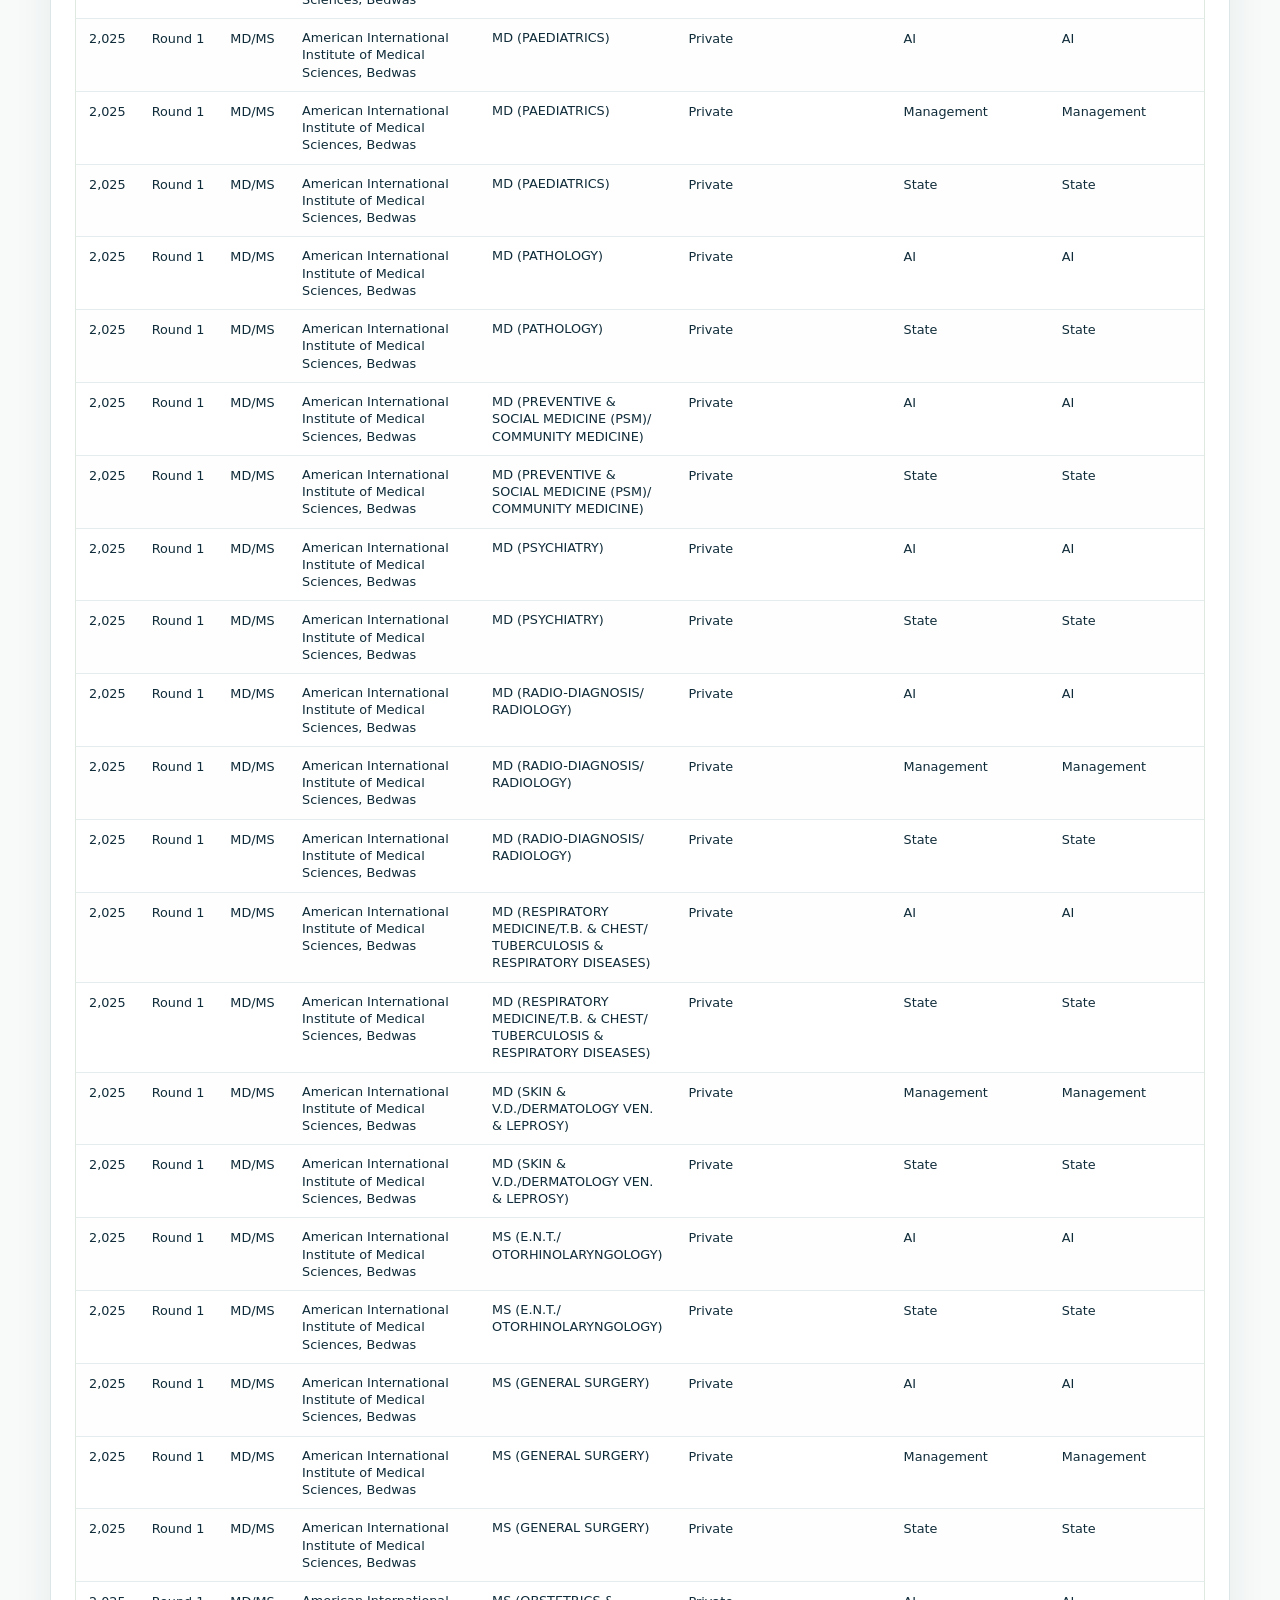
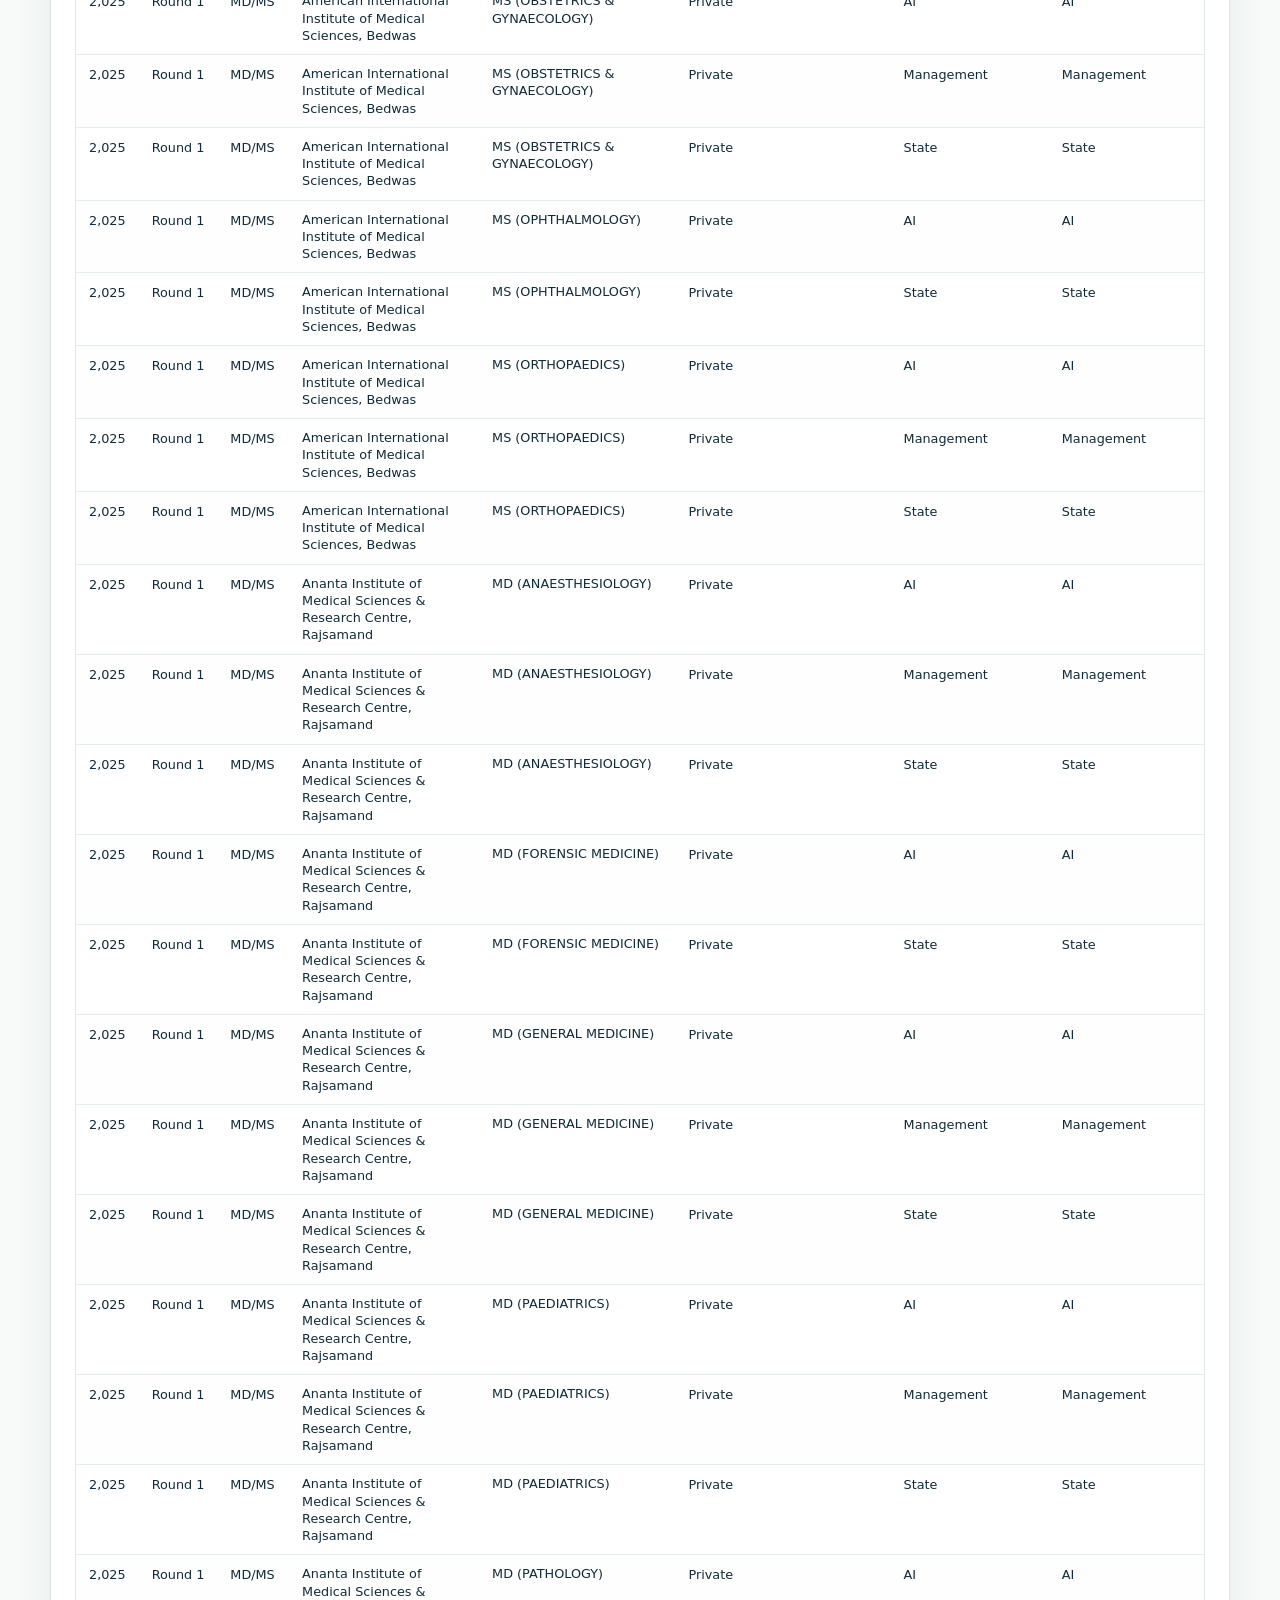
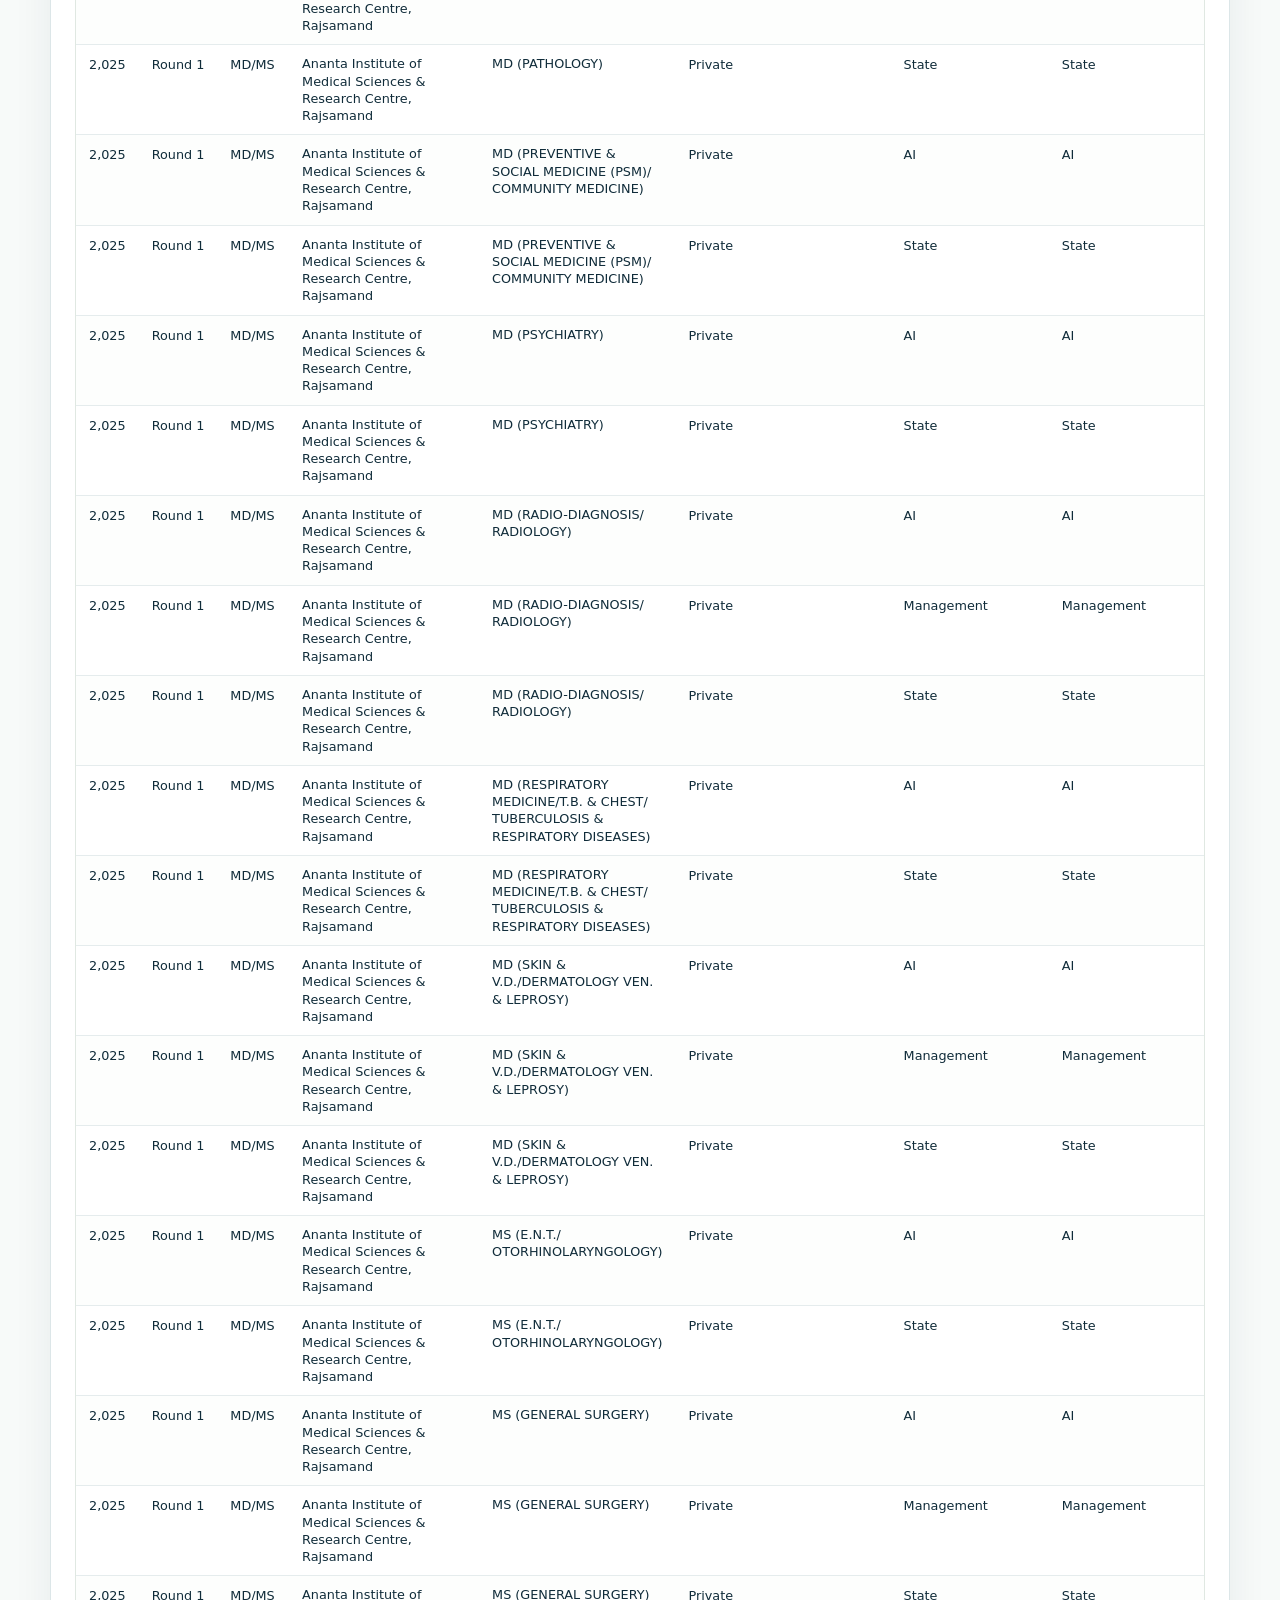
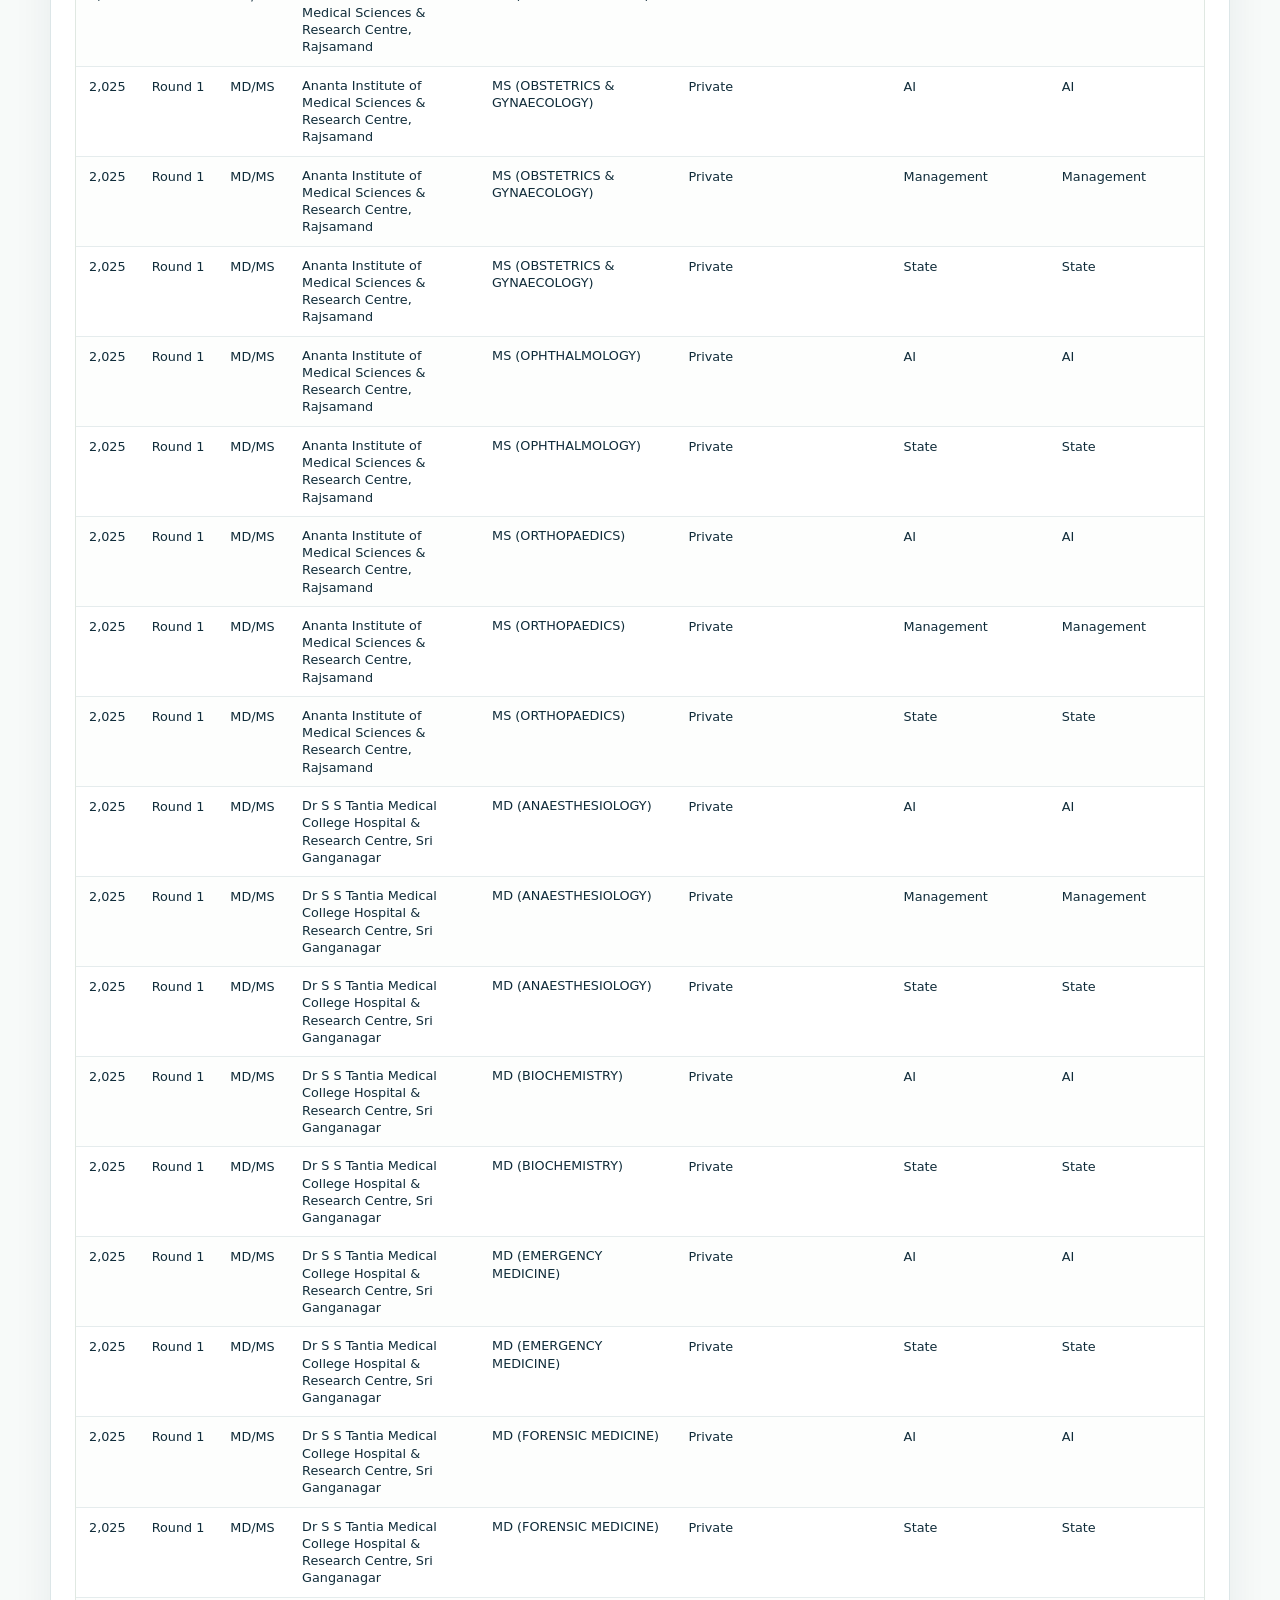
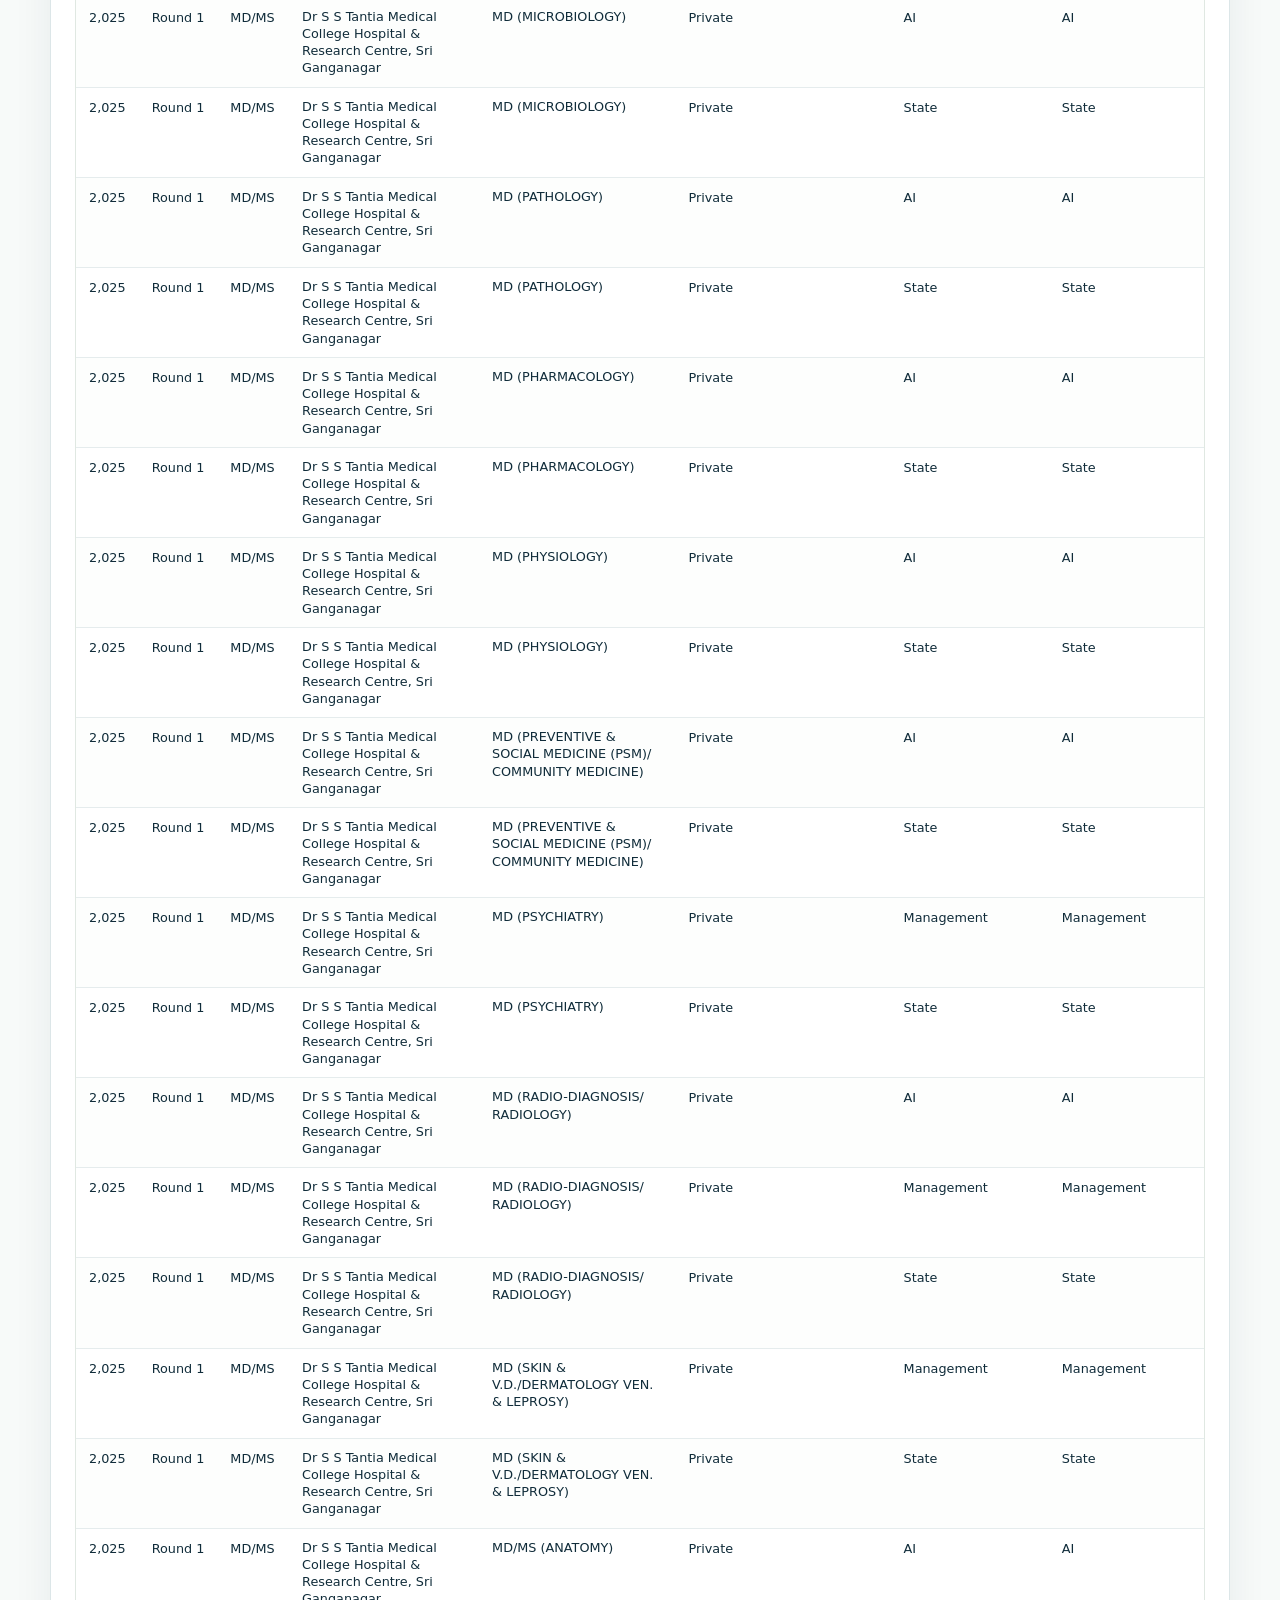
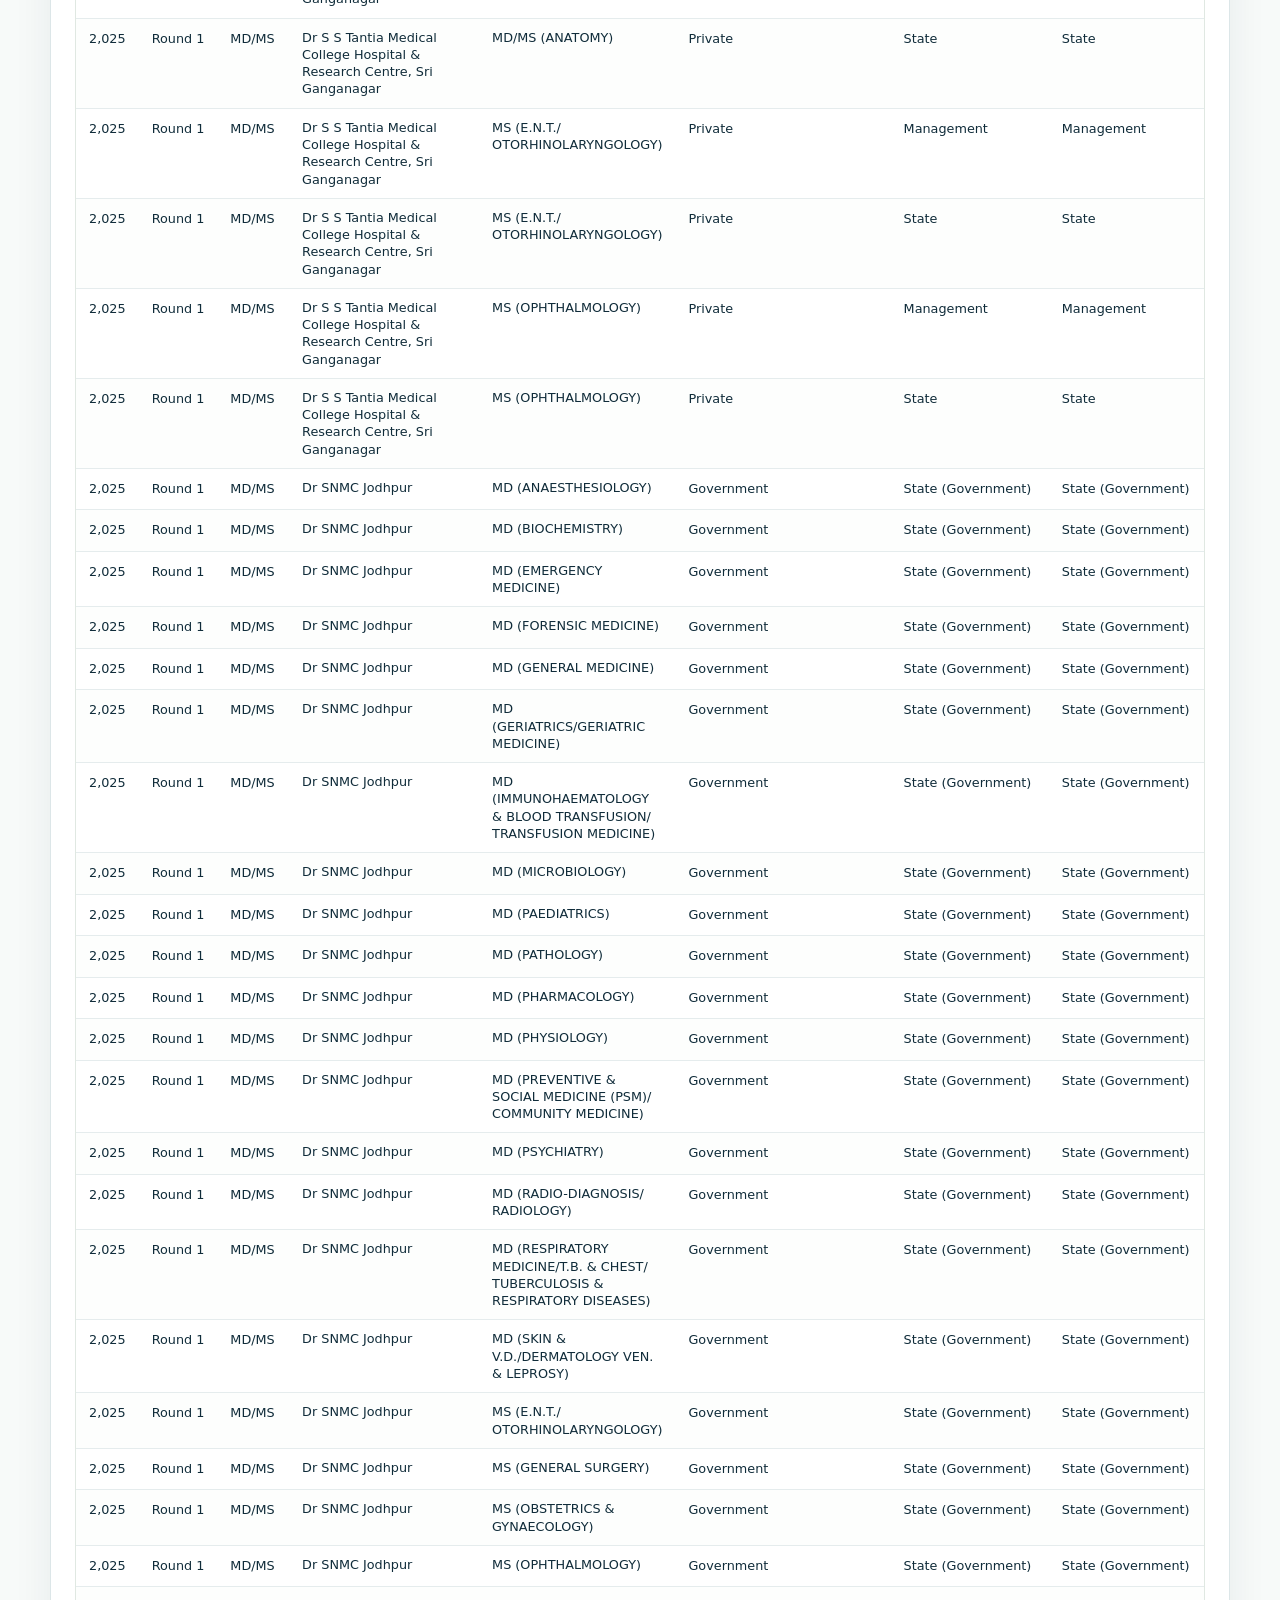
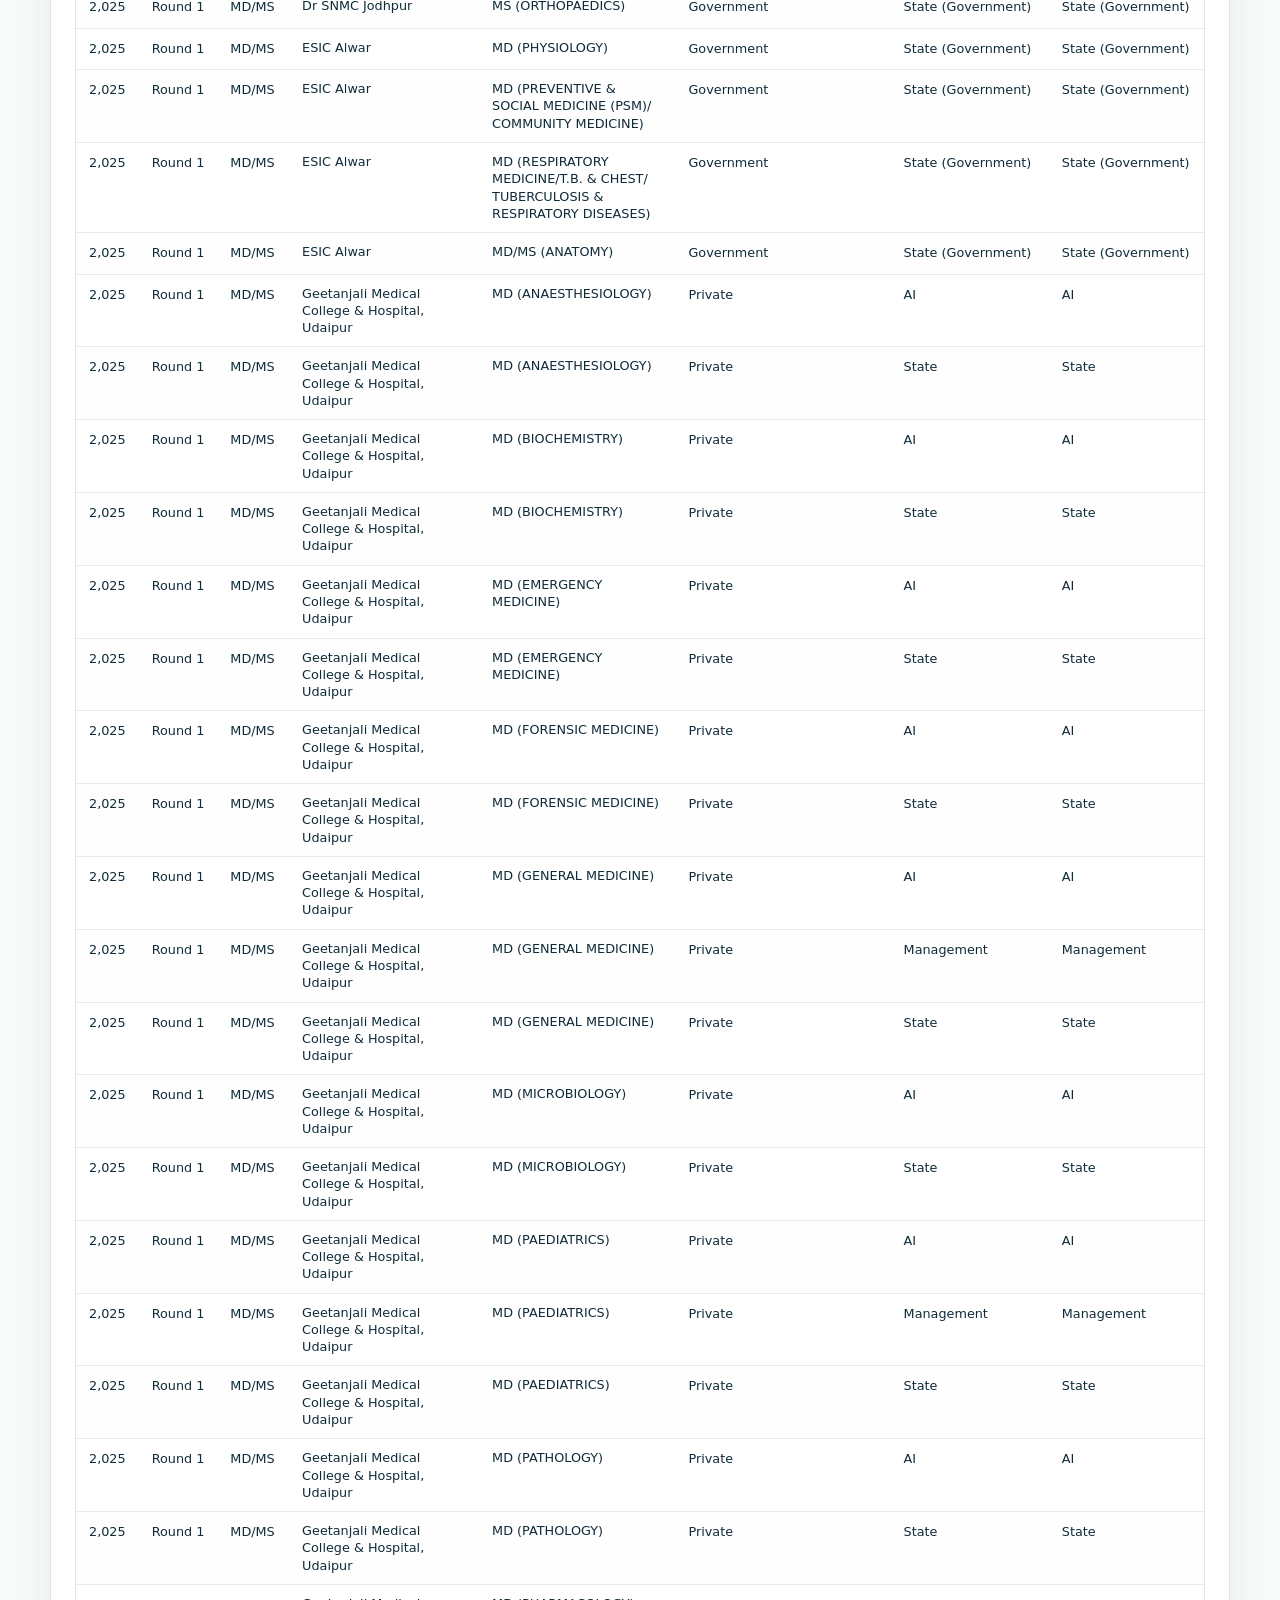
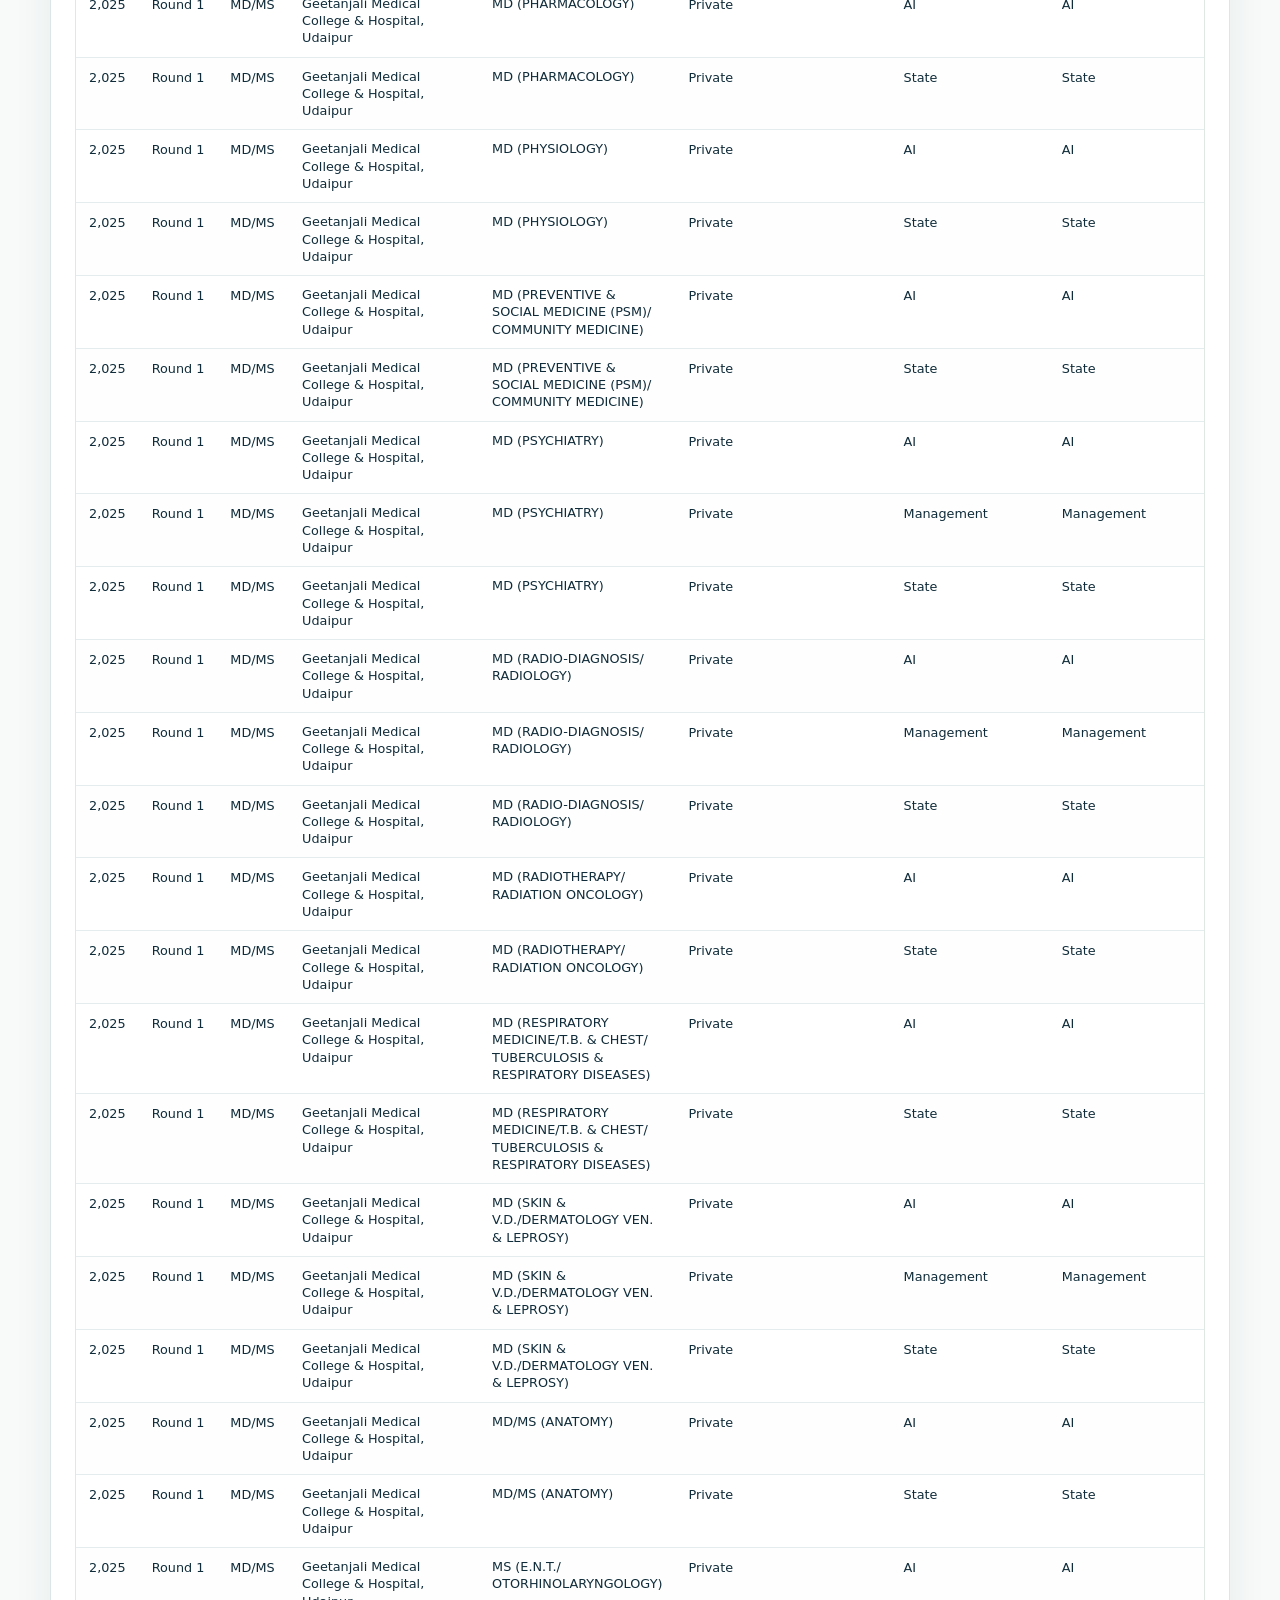
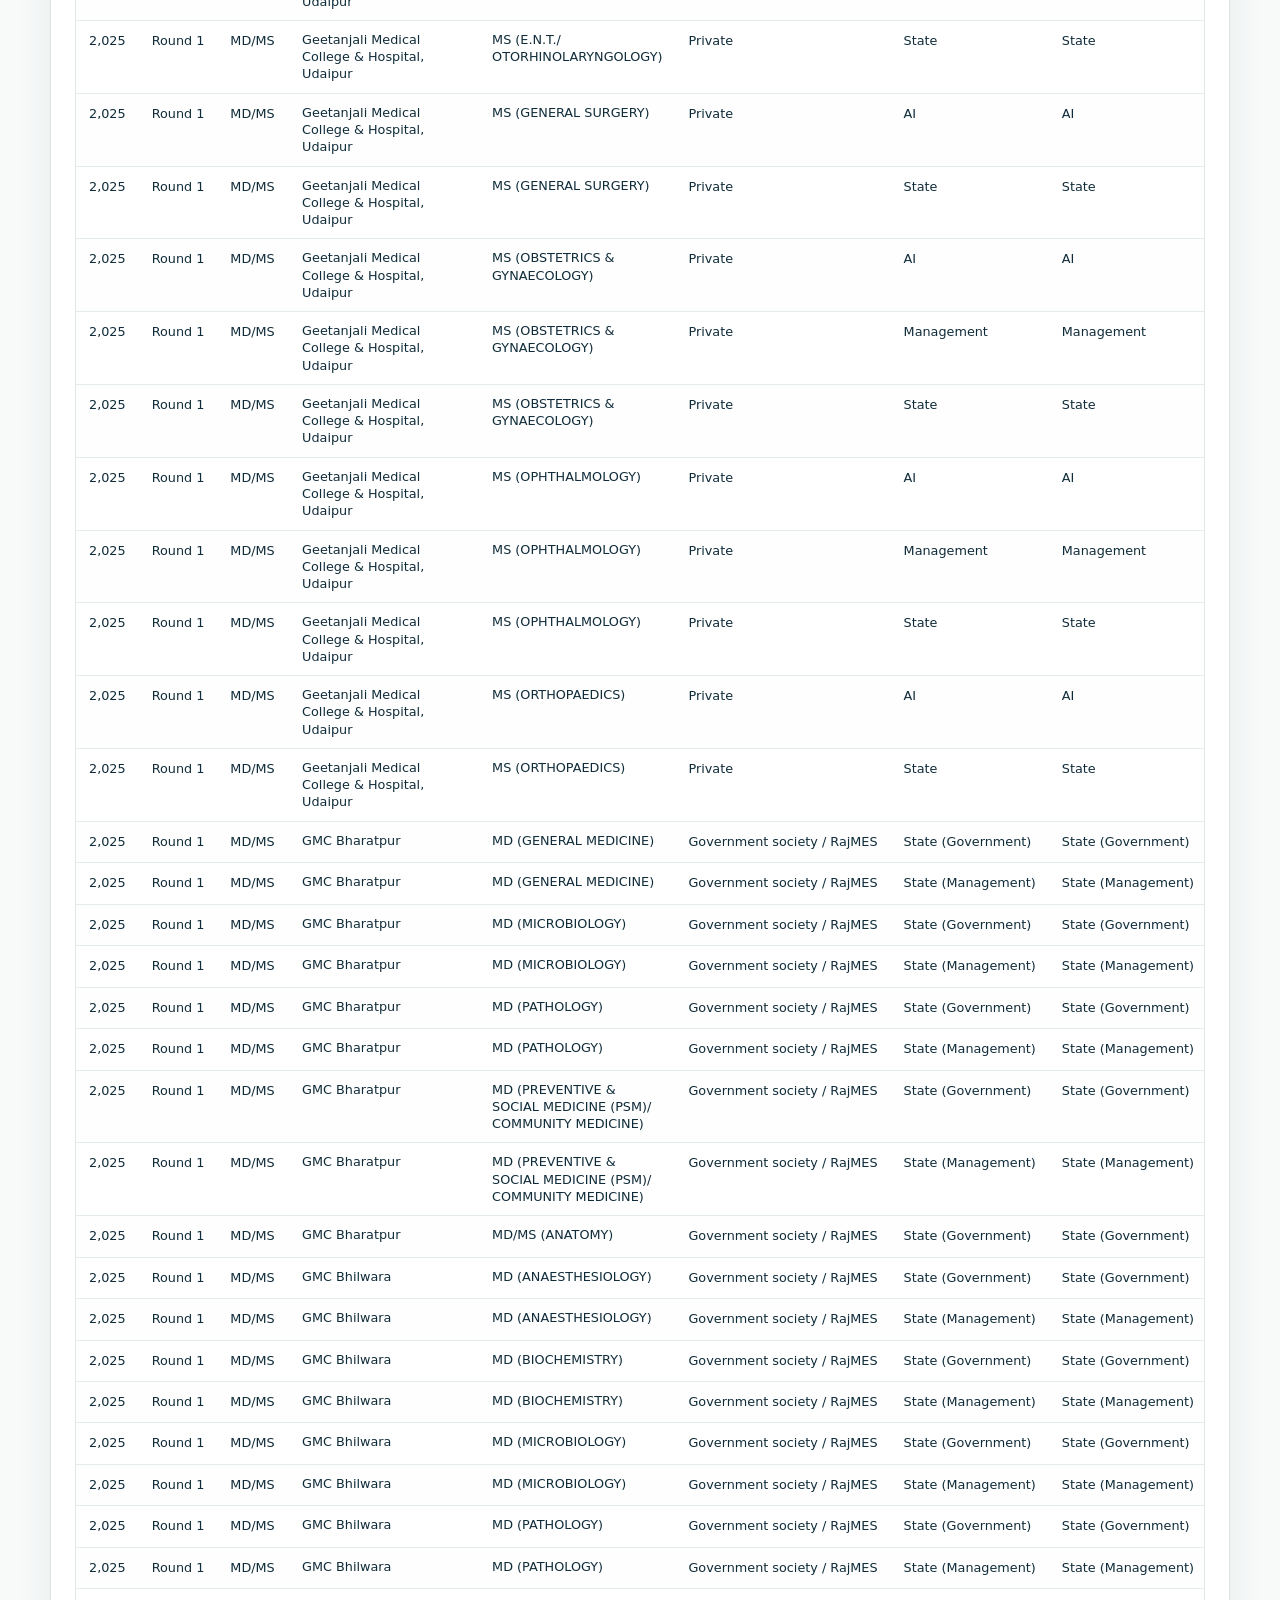
<file: matrix.html>
<!doctype html>
<html lang="en">
<head>
  <meta charset="utf-8"><meta name="viewport" content="width=device-width, initial-scale=1">
  <meta name="theme-color" content="#102c3a">
  <meta name="description" content="Filter Rajasthan NEET-PG 2024 and 2025 seat matrices by round, college, branch, route and seat type, with links to the Board PDFs.">
  <title>Seat matrices · Rajasthan NEET-PG archive</title>
  <link rel="stylesheet" href="styles.css?v=20261027-typeahead"><script defer src="filter-controls.js?v=20261027-typeahead"></script><script defer src="matrix.js"></script>
</head>
<body>
  <a class="skip" href="#main">Skip to content</a>
  <header class="site-header"><div class="wrap header-inner"><a class="brand" href="index.html" aria-label="Rajasthan NEET-PG archive home"><span class="brand-mark">RJ</span><span>Rajasthan <small>NEET-PG archive</small></span></a><nav aria-label="Main navigation"><a href="index.html">Overview</a><a href="merit.html">Merit lists</a><a href="merit-changes.html">Round changes</a><a href="rank-comparison.html">Rank comparison</a><a href="allotments.html">Allotments</a><a href="cross-counselling.html">Rajasthan &times; MCC</a><a class="active" aria-current="page" href="matrix.html">Seat matrices</a><a href="growth.html">Seat growth</a></nav></div></header>
  <main id="main" class="wrap collection">
    <div class="breadcrumb"><a href="index.html">Overview</a><span aria-hidden="true">/</span><span>Seat matrices</span></div>
    <div class="collection-heading"><div><p class="eyebrow dark">Filterable records / 03</p><h1>Seat matrices</h1><p>Find the seats published for a college and branch in each Rajasthan counselling round. The 2024 archive includes MD/MS, Post-MBBS DNB and Diploma matrices; the verified 2025 matrix set covers MD/MS colleges.</p></div><div class="heading-symbol" aria-hidden="true">03</div></div>
    <div class="insight caution"><span class="insight-icon" aria-hidden="true">!</span><p><strong>Read each round separately.</strong> Round 1 lists seats initially offered; later matrices are snapshots of vacant seats. A seat can recur or be added, so round totals must not be added together. “AIQ” in a 2024 private-college matrix and “AI” in 2025 are Rajasthan Board labels, not MCC allotments.</p></div>
    <section class="browser" aria-labelledby="browse-title">
      <div class="browser-head"><div><p class="eyebrow dark">Explore seats</p><h2 id="browse-title">College × branch × seat type</h2></div><p id="result-count" role="status" aria-live="polite">Loading records…</p></div>
      <div class="filters primary-filters">
        <div id="year-filter"></div>
        <div id="round-filter"></div>
        <label>Search college or branch<input id="search-filter" type="search" placeholder="For example, MGMC, ENT or Radio-Diagnosis" autocomplete="off"></label>
      </div>
      <p class="filter-help">Select several years, rounds, colleges or branches within each filter. Seat totals appear only when one year and one round are selected.</p>
      <details class="advanced-filters" open><summary>More filters <span>college, branch, route, seat type and seats</span></summary>
        <div class="filters extra-filters">
          <div id="college-filter"></div>
          <div id="branch-filter"></div>
          <div id="route-filter"></div>
          <div id="type-filter"></div>
          <div id="seat-filter"></div>
          <label>Minimum seats<input id="min-seats" type="number" min="0" inputmode="numeric" placeholder="Any"></label>
          <label>Maximum seats<input id="max-seats" type="number" min="0" inputmode="numeric" placeholder="Any"></label>
          <label class="check-filter"><input id="show-zero" type="checkbox"> Show zero-seat rows</label>
        </div>
      </details>
      <div class="table-toolbar"><p id="table-hint">Select a year and round. Zero-seat rows are hidden until requested.</p><div><button id="reset-filters" class="button outline" type="button">Clear filters</button><button id="download-csv" class="button primary" type="button">Export filtered CSV</button><a class="button outline" href="data/Rajasthan-NEET-PG-2024-2025-seat-matrices.xlsx" download>Download full Excel</a></div></div>
      <div class="data-scroll" role="region" aria-label="Filterable seat matrix table" tabindex="0"><table id="results-table"><thead id="table-head"></thead><tbody id="table-body"></tbody></table></div>
      <div id="scroll-sentinel" class="scroll-sentinel" aria-hidden="true"></div><p class="table-foot">The table loads more rows as you scroll. Sorting and CSV export use every filtered record; the Excel workbook includes zero-seat rows.</p>
    </section>
    <section class="source-library" aria-labelledby="sources-title"><div class="section-heading"><div><p class="eyebrow dark">Evidence</p><h2 id="sources-title">Original seat-matrix PDFs</h2></div><p>Each table row links to its PDF page. The 2024 copies were matched to their Internet Archive digests; 2025 copies were matched to the research source register.</p></div><div id="source-list" class="source-list"></div></section>
    <section class="footnote-panel"><h2>Reading the matrix</h2><p>In 2024 government-college PDFs, the first seat column is printed “Govt.” in Round 1 and “Recog.” in later rounds; the second is printed “Mgmt.” These are grouped as State (Government) and State (Management) for filtering, while the exact printed label remains in the table and Excel. Private-college “AIQ”, “SQ” and “Mgmt.” columns are grouped as AI, State and Management. The “Total” columns are excluded from row totals to prevent double-counting.</p><p>The 2024 DNB PDF also lists Post-MBBS Diploma centres. Those seats have no quota split in the PDF and are labelled Programme total. The 2025 verified matrices cover medical-college MD/MS seats only; do not treat a missing 2025 DNB entry as zero seats.</p></section>
  </main>
  <dialog id="pdf-dialog" aria-label="PDF preview"><div class="dialog-head"><strong id="dialog-title">PDF preview</strong><button id="close-dialog" type="button" aria-label="Close preview">×</button></div><iframe id="pdf-frame" title="Document PDF preview"></iframe><div class="dialog-foot"><p>If the browser cannot display the PDF, open it in a new tab.</p><a id="dialog-open" class="button primary" target="_blank" rel="noopener" href="#">Open PDF ↗</a></div></dialog>
  <footer class="site-footer"><div class="wrap"><p>Independent historical research archive · Confirm later Board notices before making a counselling decision.</p><p><a href="index.html">Overview</a><a href="merit.html">Merit lists</a><a href="allotments.html">Allotments</a></p></div></footer>
</body></html>
</file>
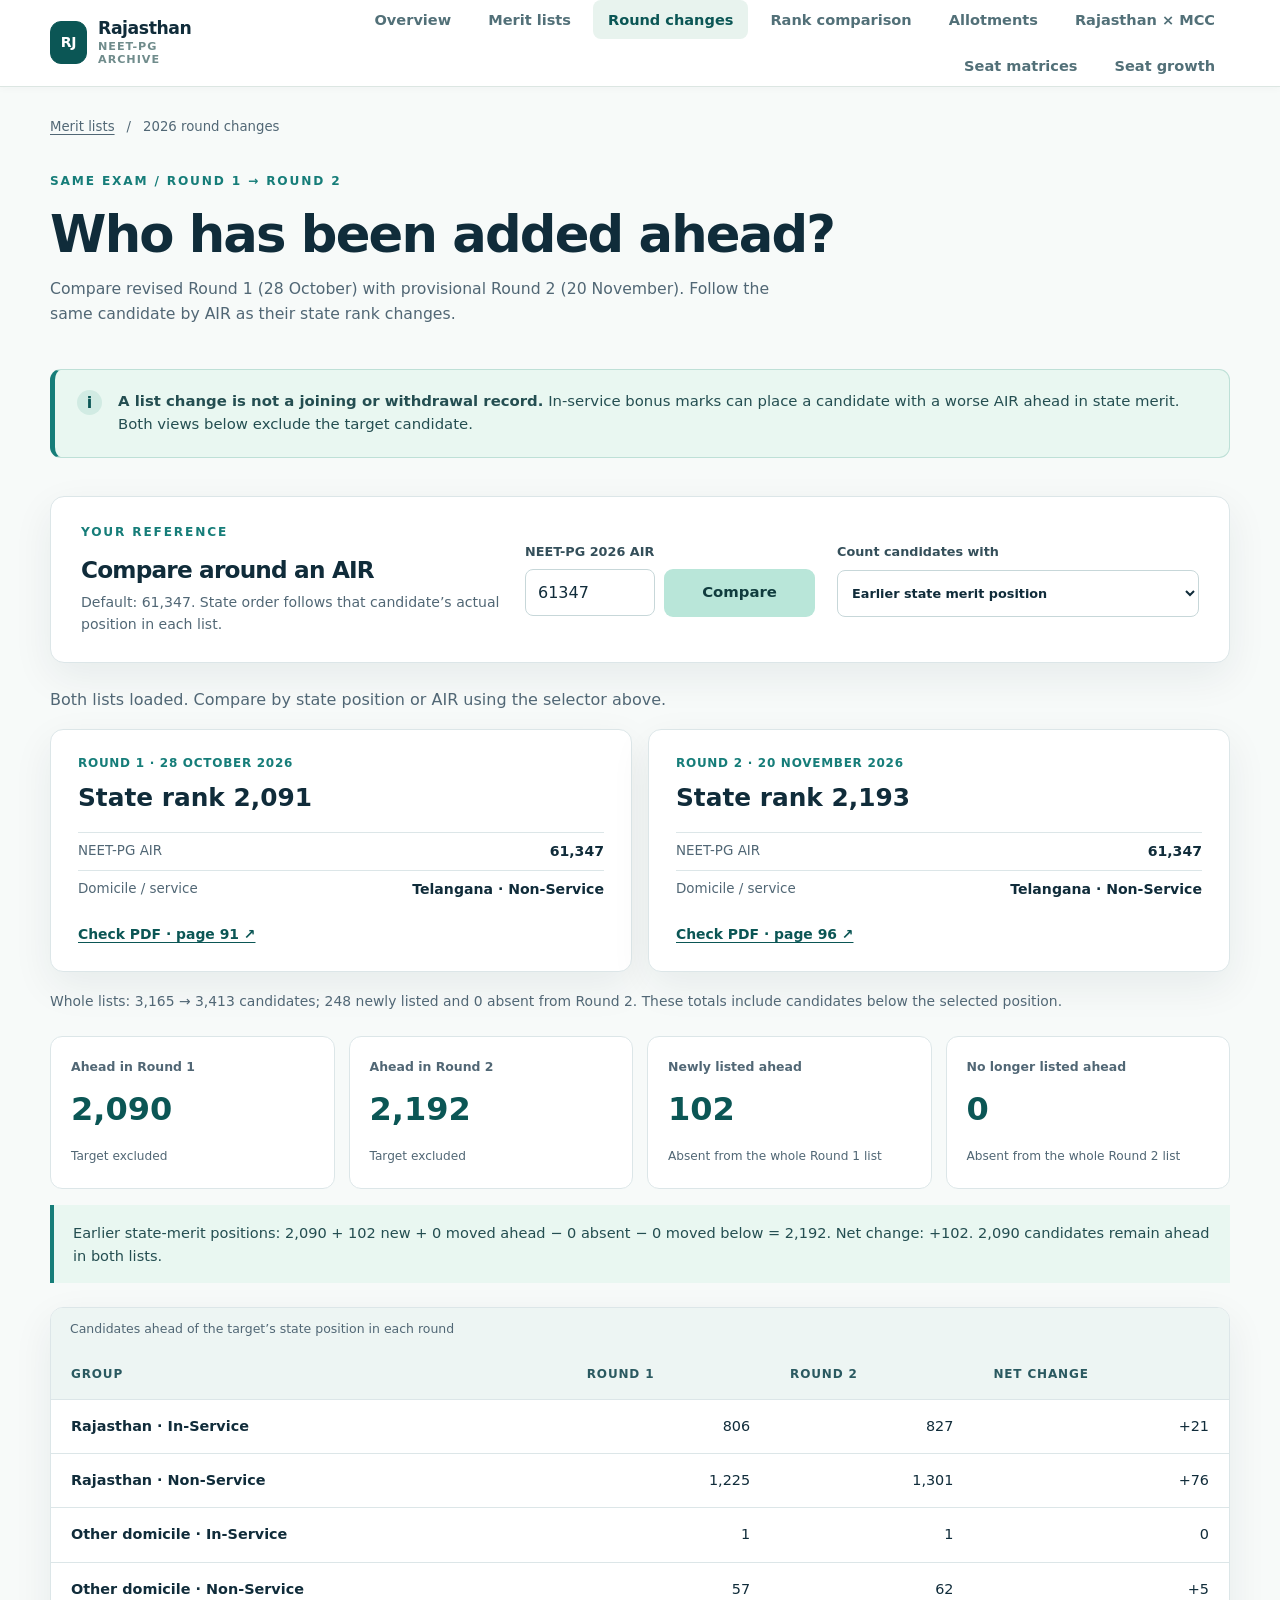
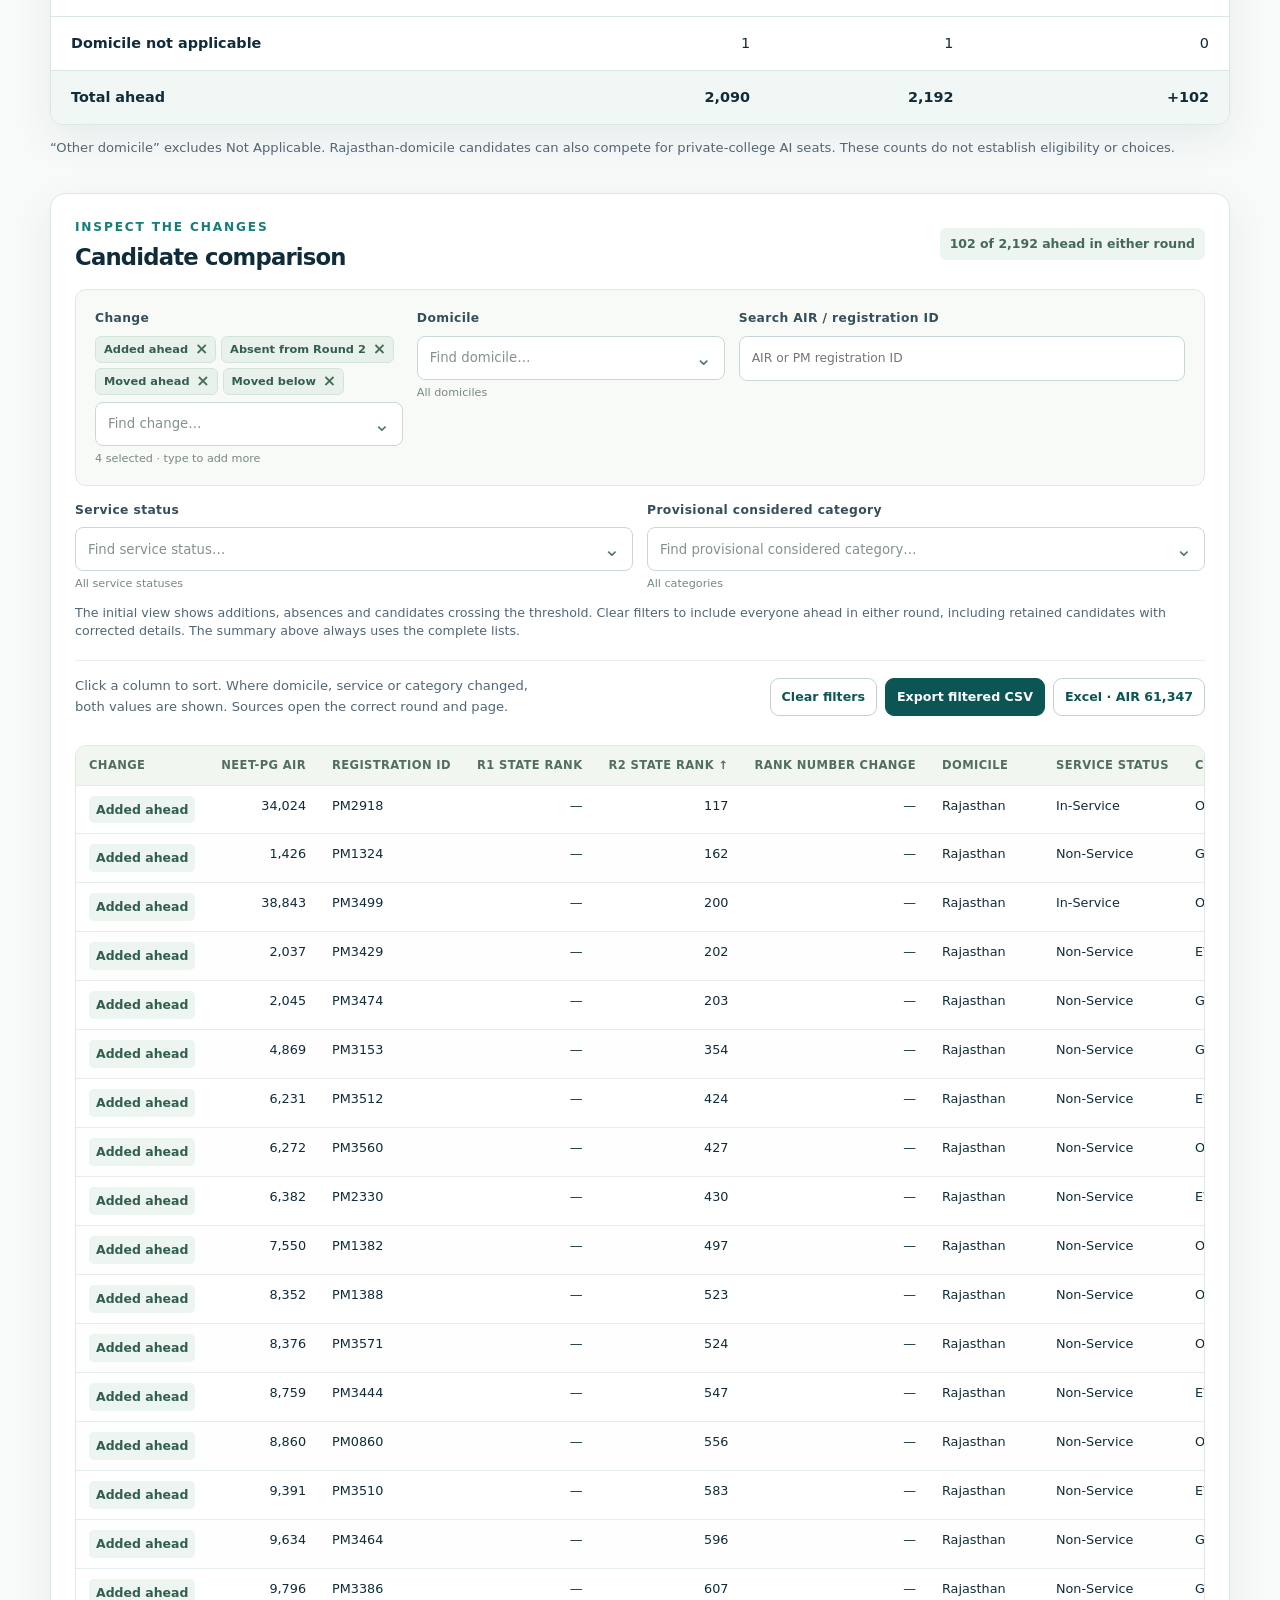
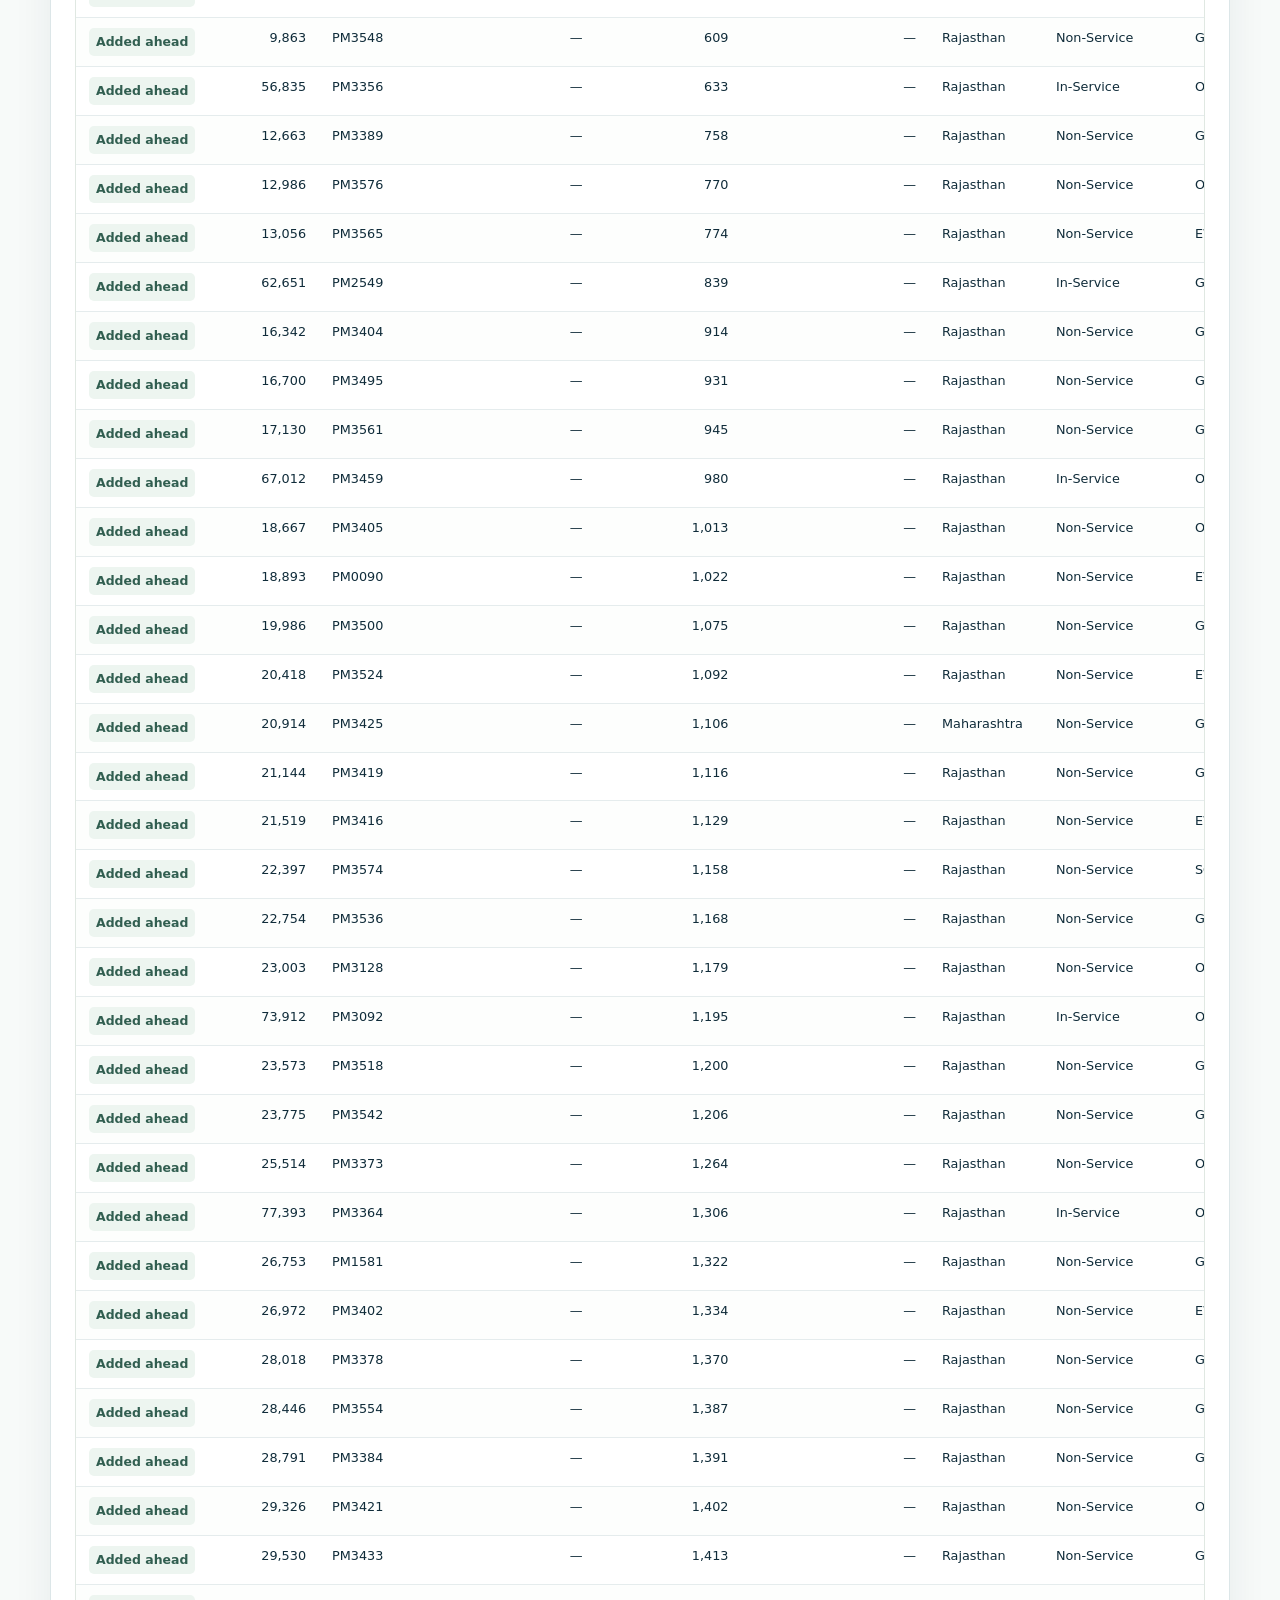
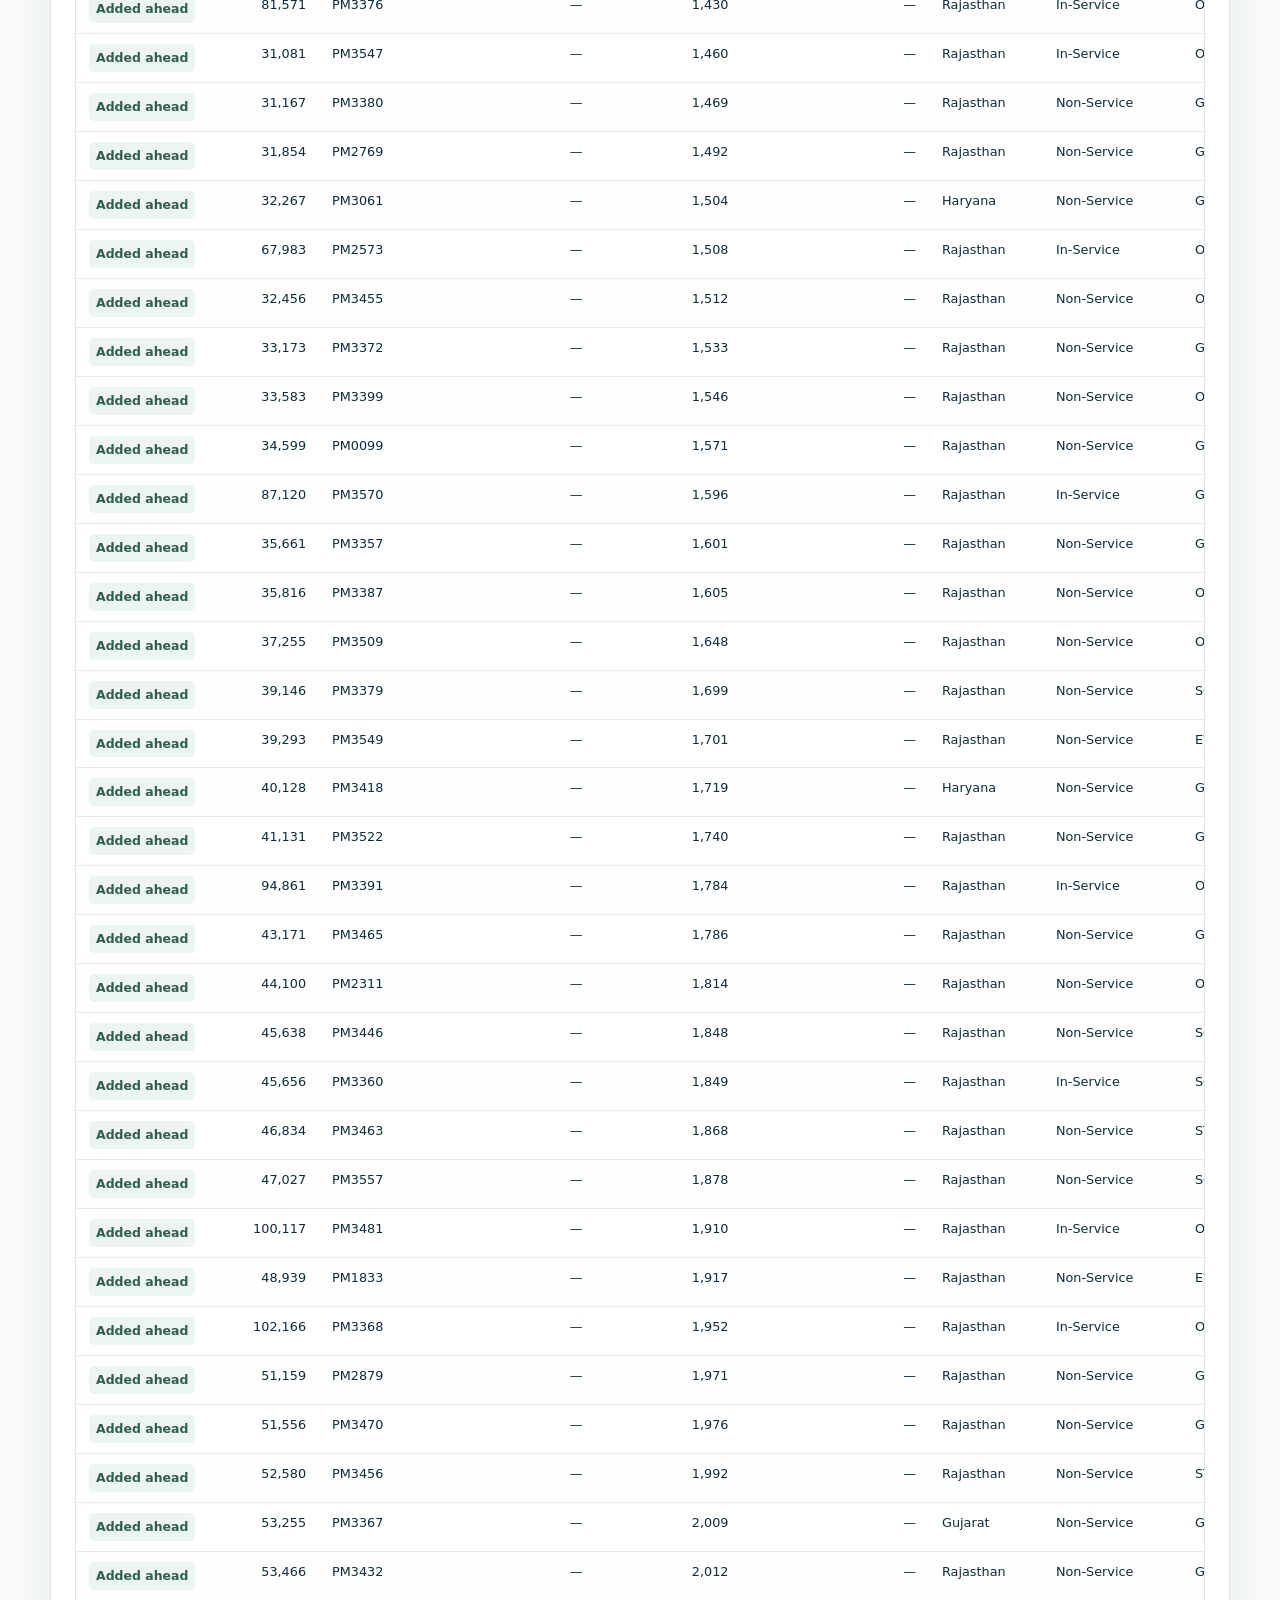
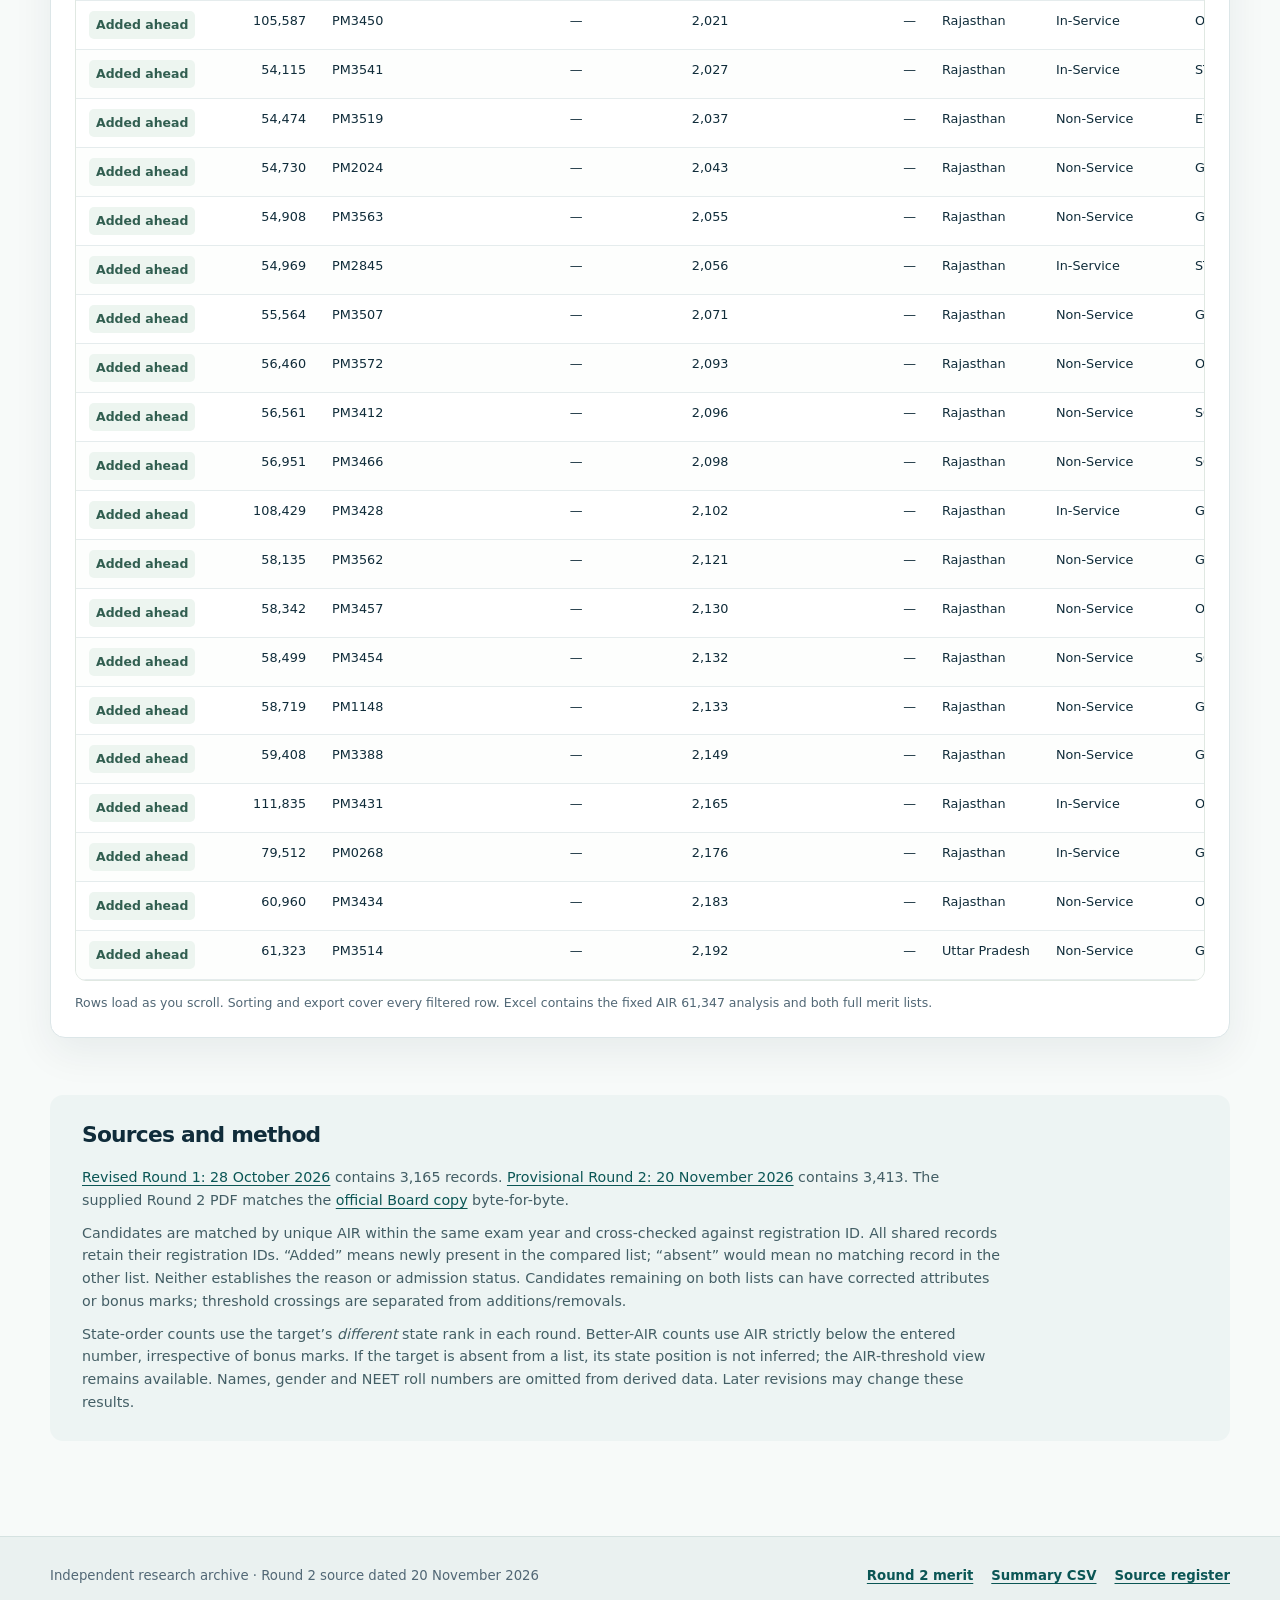
<file: merit-changes.html>
<!doctype html>
<html lang="en">
<head>
  <meta charset="utf-8"><meta name="viewport" content="width=device-width, initial-scale=1">
  <meta name="theme-color" content="#102c3a">
  <meta name="description" content="Compare Rajasthan NEET-PG 2026 Round 1 and Round 2 merit lists: additions, removals and candidates ahead of a chosen AIR, including in-service bonus effects.">
  <title>Round 1 to Round 2 changes · Rajasthan NEET-PG</title>
  <link rel="stylesheet" href="styles.css?v=20261120-round2"><link rel="stylesheet" href="merit-changes.css?v=20261120-round2">
  <script defer src="filter-controls.js?v=20261027-typeahead"></script>
  <script defer src="merit-changes-core.js?v=20261120-round2"></script><script defer src="merit-changes.js?v=20261120-round2"></script>
</head>
<body>
  <a class="skip" href="#main">Skip to content</a>
  <header class="site-header"><div class="wrap header-inner"><a class="brand" href="index.html" aria-label="Rajasthan NEET-PG archive home"><span class="brand-mark">RJ</span><span>Rajasthan <small>NEET-PG archive</small></span></a><nav aria-label="Main navigation"><a href="index.html">Overview</a><a href="merit.html">Merit lists</a><a class="active" aria-current="page" href="merit-changes.html">Round changes</a><a href="rank-comparison.html">Rank comparison</a><a href="allotments.html">Allotments</a><a href="cross-counselling.html">Rajasthan &times; MCC</a><a href="matrix.html">Seat matrices</a><a href="growth.html">Seat growth</a></nav></div></header>
  <main id="main" class="wrap collection">
    <div class="breadcrumb"><a href="merit.html">Merit lists</a><span aria-hidden="true">/</span><span>2026 round changes</span></div>
    <div class="collection-heading"><div><p class="eyebrow dark">Same exam / Round 1 → Round 2</p><h1>Who has been added ahead?</h1><p>Compare revised Round 1 (28 October) with provisional Round 2 (20 November). Follow the same candidate by AIR as their state rank changes.</p></div></div>
    <div class="insight"><span class="insight-icon" aria-hidden="true">i</span><p><strong>A list change is not a joining or withdrawal record.</strong> In-service bonus marks can place a candidate with a worse AIR ahead in state merit. Both views below exclude the target candidate.</p></div>
    <section class="rank-control changes-control" aria-labelledby="compare-title">
      <div><p class="eyebrow dark">Your reference</p><h2 id="compare-title">Compare around an AIR</h2><p>Default: 61,347. State order follows that candidate’s actual position in each list.</p></div>
      <form id="changes-form" class="rank-form"><label for="air-input">NEET-PG 2026 AIR</label><div><input id="air-input" type="number" min="1" step="1" value="61347" inputmode="numeric" required><button class="button primary" type="submit">Compare</button></div></form>
      <label class="basis-control" for="basis-input">Count candidates with<select id="basis-input"><option value="state">Earlier state merit position</option><option value="air">Better AIR (lower number)</option></select></label>
    </section>
    <p id="changes-status" role="status" aria-live="polite">Loading both merit lists…</p>
    <p id="changes-error" class="rank-error" role="alert" hidden></p>
    <div id="changes-results" hidden>
      <div id="target-cards" class="position-cards"></div>
      <p id="whole-list-reading" class="changes-note"></p>
      <div id="change-stats" class="change-stats" aria-label="Change in candidates ahead"></div>
      <p id="change-reading" class="rank-reading"></p>
      <div class="table-scroll rank-table changes-breakdown"><table><caption id="breakdown-caption">Domicile and service composition ahead</caption><thead><tr><th scope="col">Group</th><th scope="col">Round 1</th><th scope="col">Round 2</th><th scope="col">Net change</th></tr></thead><tbody id="change-breakdown"></tbody></table></div>
      <p class="caption">“Other domicile” excludes Not Applicable. Rajasthan-domicile candidates can also compete for private-college AI seats. These counts do not establish eligibility or choices.</p>
      <section class="browser" aria-labelledby="records-title">
        <div class="browser-head"><div><p class="eyebrow dark">Inspect the changes</p><h2 id="records-title">Candidate comparison</h2></div><p id="result-count" role="status" aria-live="polite"></p></div>
        <div class="filters primary-filters"><div id="change-filter"></div><div id="domicile-filter"></div><label>Search AIR / registration ID<input id="search-filter" type="search" placeholder="AIR or PM registration ID" autocomplete="off"></label></div>
        <div class="filters changes-extra"><div id="service-filter"></div><div id="category-filter"></div></div>
        <p class="filter-help">The initial view shows additions, absences and candidates crossing the threshold. Clear filters to include everyone ahead in either round, including retained candidates with corrected details. The summary above always uses the complete lists.</p>
        <div class="table-toolbar"><p>Click a column to sort. Where domicile, service or category changed, both values are shown. Sources open the correct round and page.</p><div><button type="button" id="clear-filters" class="button outline">Clear filters</button><button type="button" id="download-csv" class="button primary">Export filtered CSV</button><a class="button outline" href="data/Rajasthan-NEET-PG-2026-Round-1-vs-Round-2.xlsx" download>Excel · AIR 61,347</a></div></div>
        <div class="data-scroll" role="region" aria-label="Round changes table" tabindex="0"><table id="results-table"><thead id="table-head"></thead><tbody id="table-body"></tbody></table></div>
        <div id="scroll-sentinel" class="scroll-sentinel" aria-hidden="true"></div><p class="table-foot">Rows load as you scroll. Sorting and export cover every filtered row. Excel contains the fixed AIR 61,347 analysis and both full merit lists.</p>
      </section>
    </div>
    <section class="footnote-panel"><h2>Sources and method</h2><p><a href="documents/2026/merit/round-1.pdf" target="_blank" rel="noopener">Revised Round 1: 28 October 2026</a> contains 3,165 records. <a href="documents/2026/merit/round-2.pdf" target="_blank" rel="noopener">Provisional Round 2: 20 November 2026</a> contains 3,413. The supplied Round 2 PDF matches the <a href="https://pg.neetrajasthan.com/notifications/1795180258933.pdf" target="_blank" rel="noopener">official Board copy</a> byte-for-byte.</p><p>Candidates are matched by unique AIR within the same exam year and cross-checked against registration ID. All shared records retain their registration IDs. “Added” means newly present in the compared list; “absent” would mean no matching record in the other list. Neither establishes the reason or admission status. Candidates remaining on both lists can have corrected attributes or bonus marks; threshold crossings are separated from additions/removals.</p><p>State-order counts use the target’s <em>different</em> state rank in each round. Better-AIR counts use AIR strictly below the entered number, irrespective of bonus marks. If the target is absent from a list, its state position is not inferred; the AIR-threshold view remains available. Names, gender and NEET roll numbers are omitted from derived data. Later revisions may change these results.</p></section>
  </main>
  <footer class="site-footer"><div class="wrap"><p>Independent research archive · Round 2 source dated 20 November 2026</p><p><a href="merit.html?year=2026&amp;round=round-2">Round 2 merit</a><a href="data/2026-merit-changes-summary.csv">Summary CSV</a><a href="data/documents.json">Source register</a></p></div></footer>
</body>
</html>
</file>
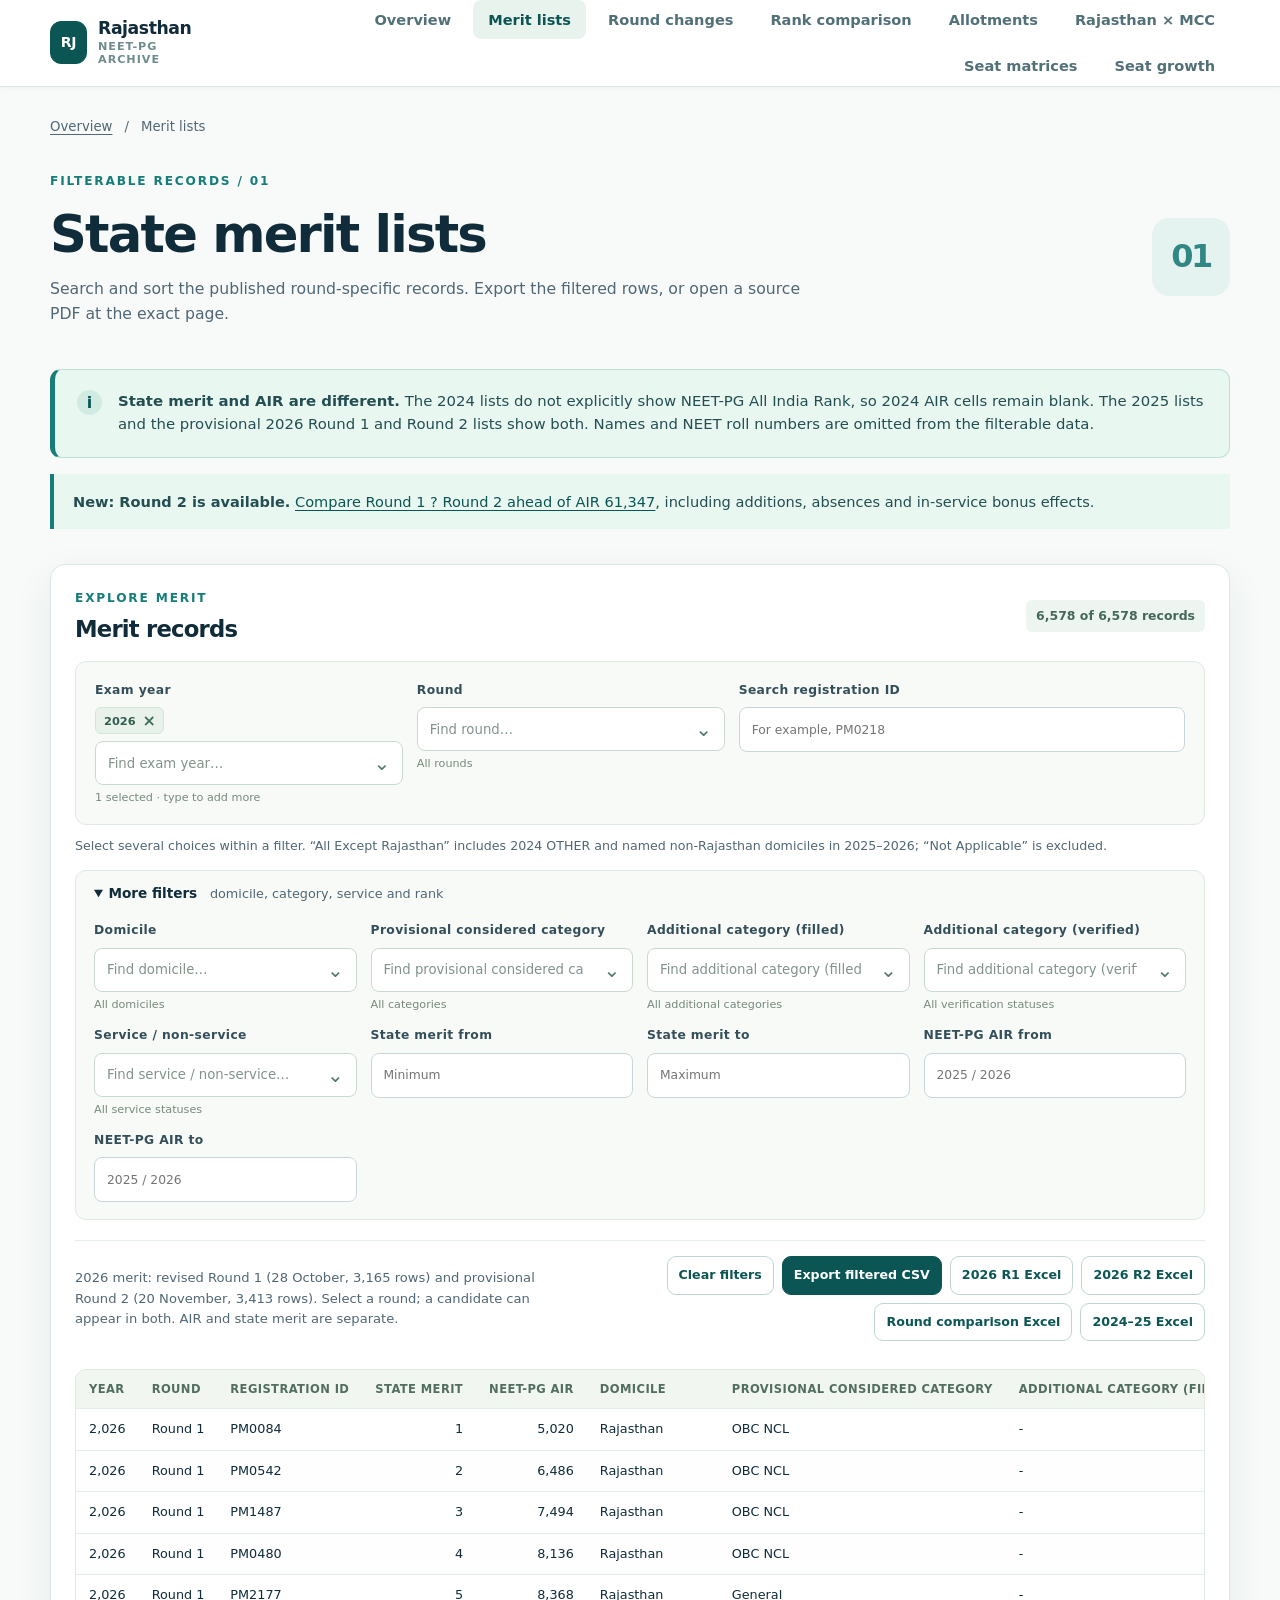
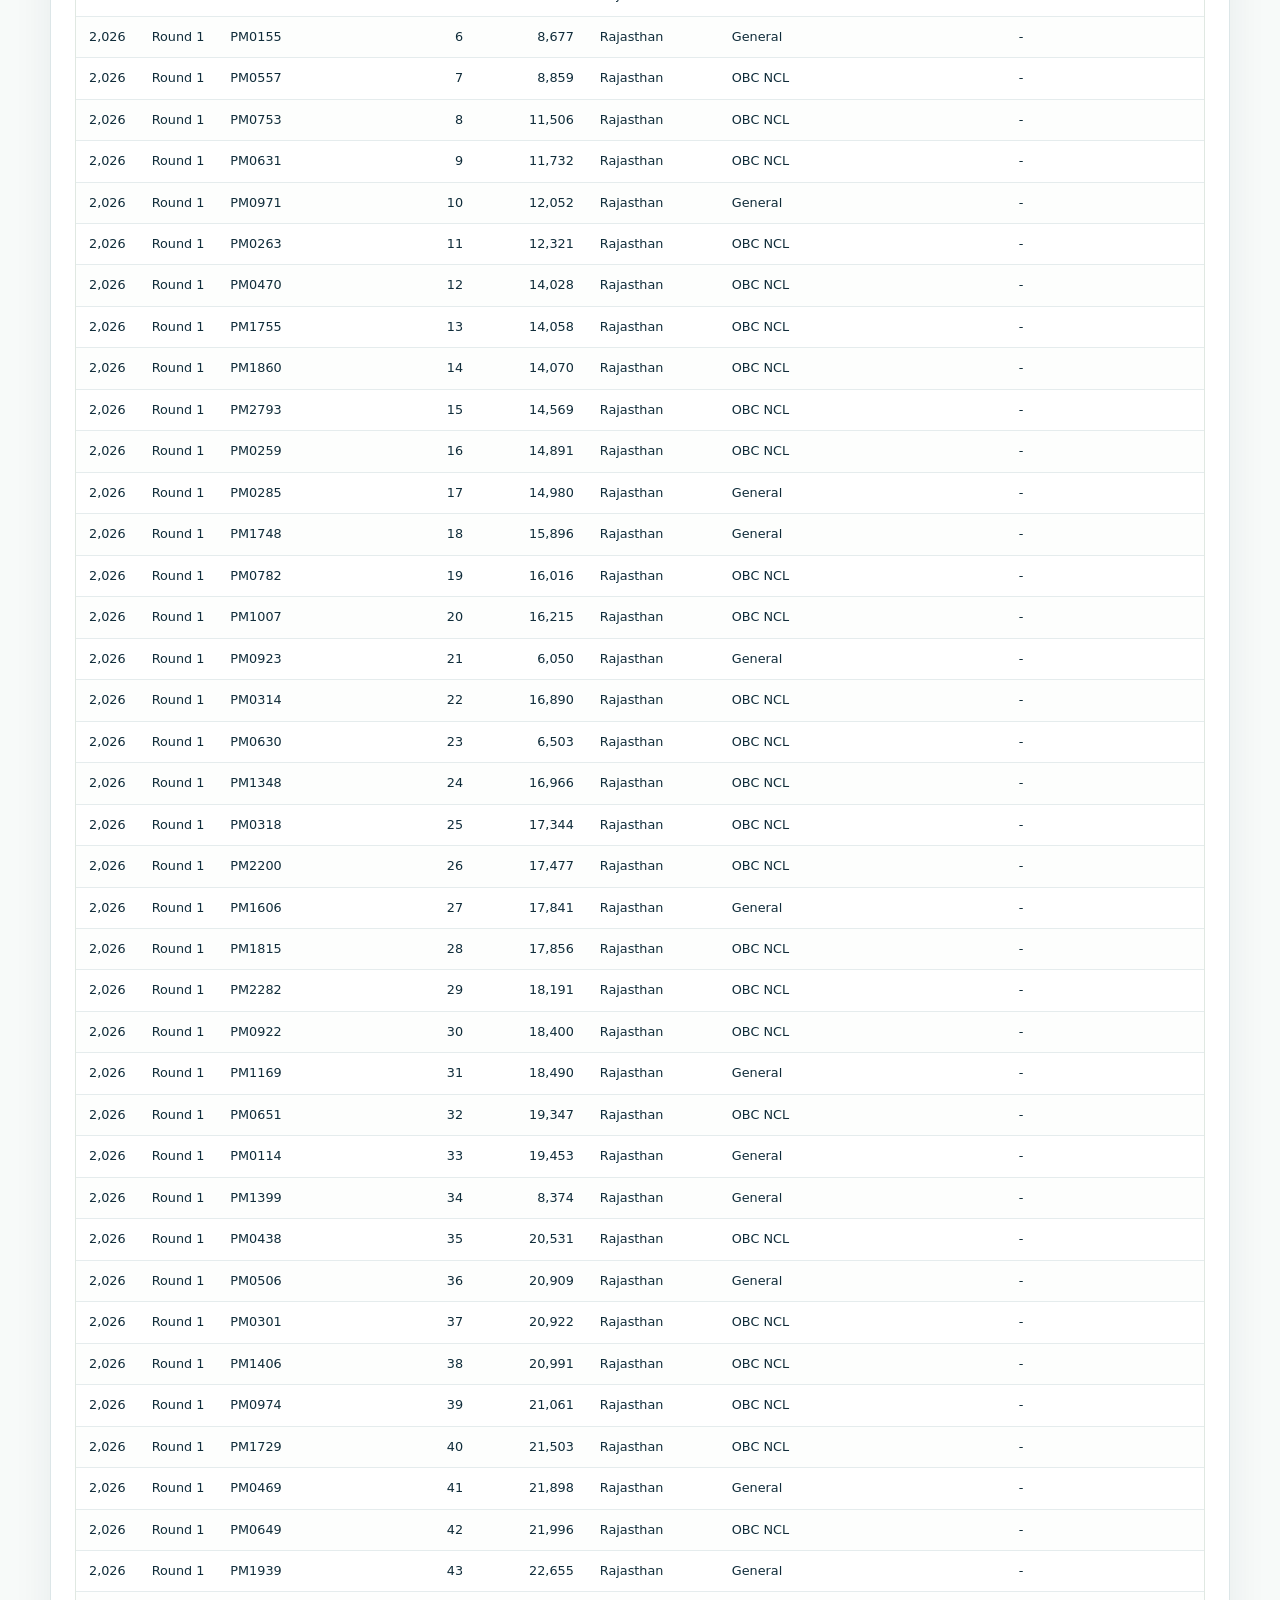
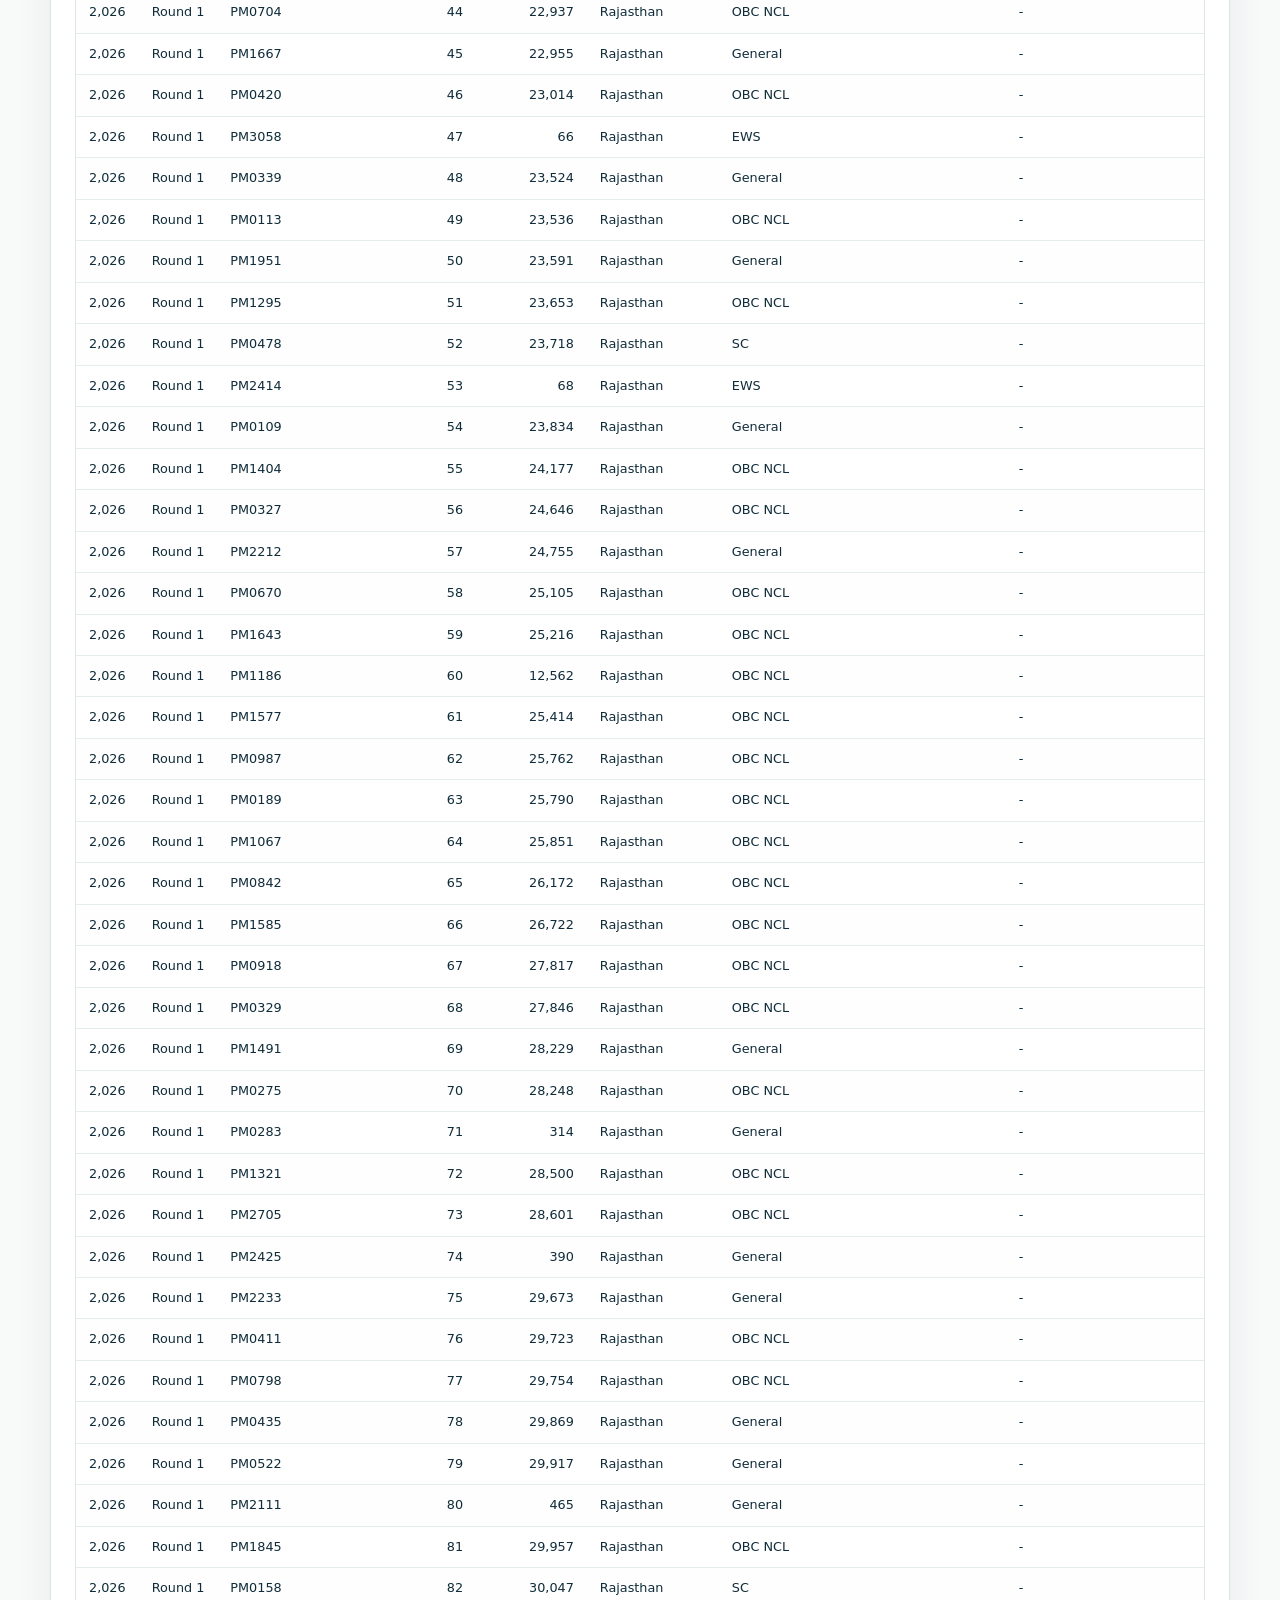
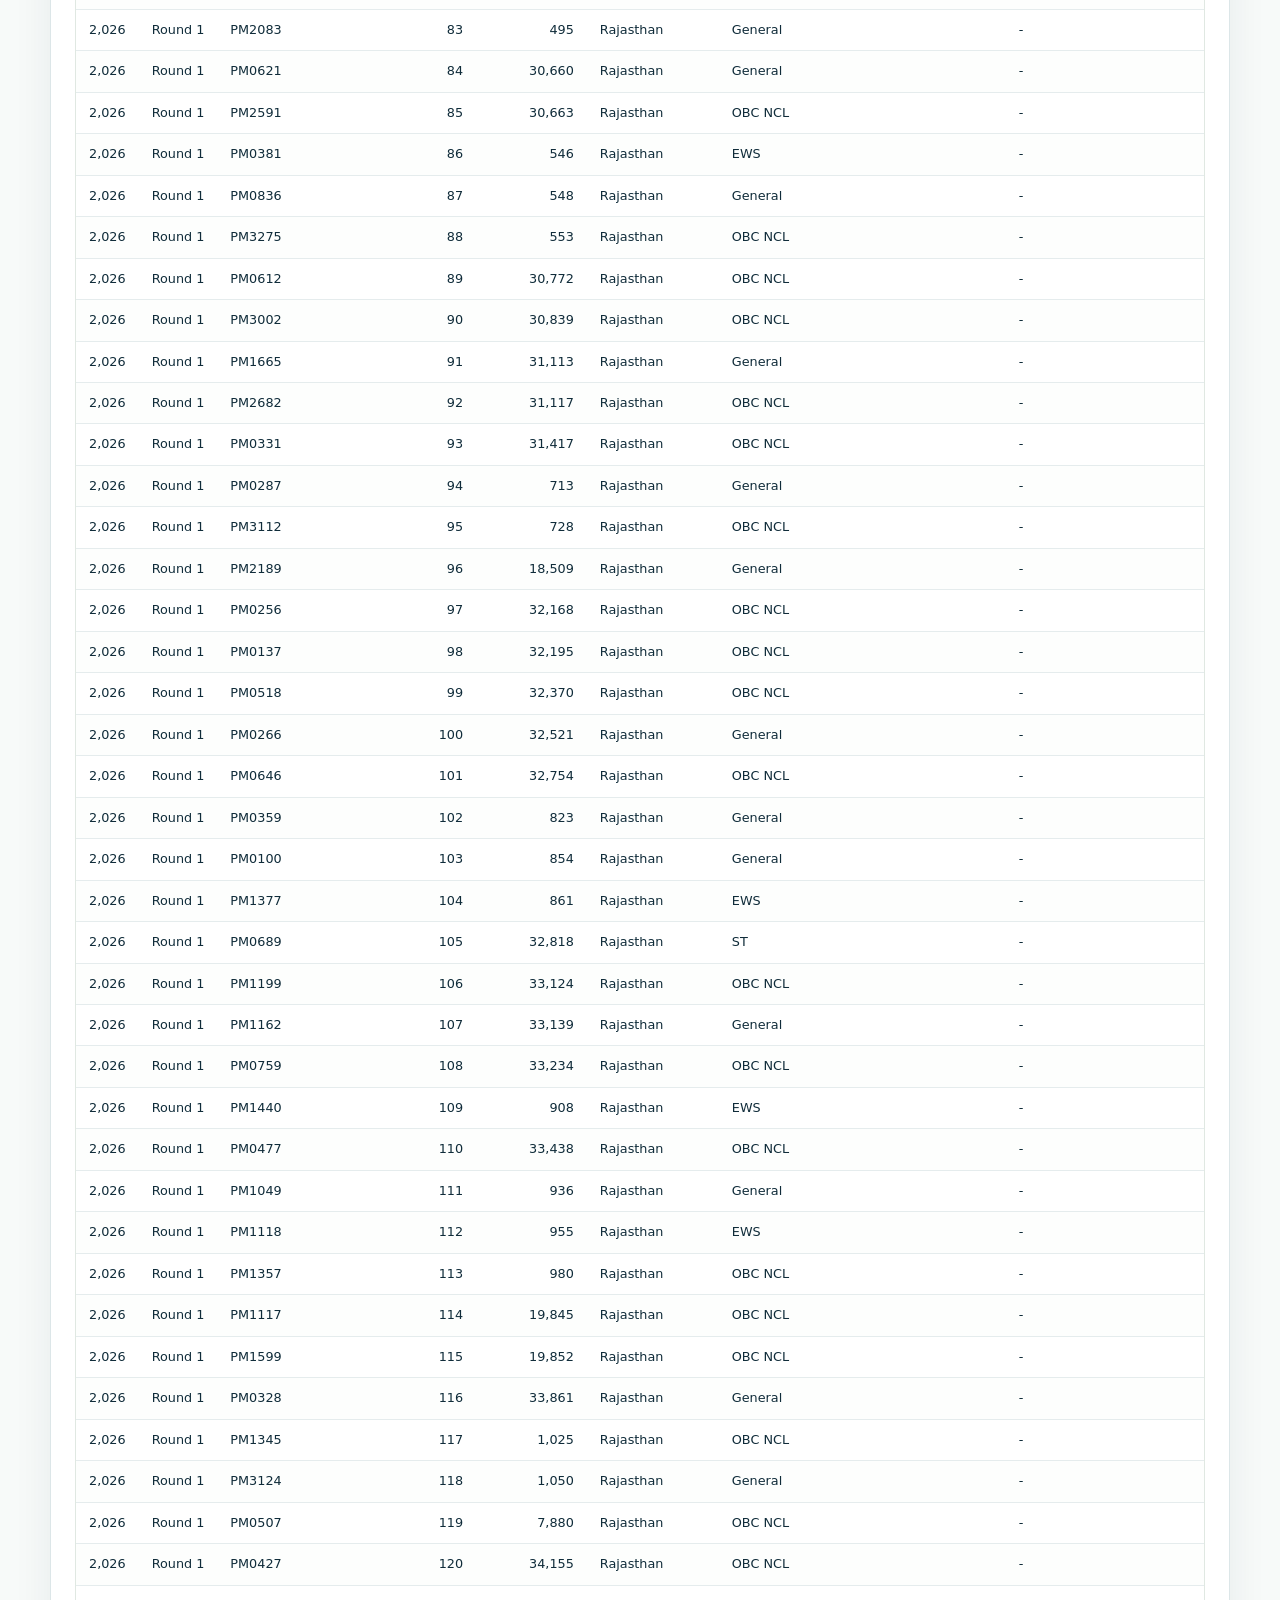
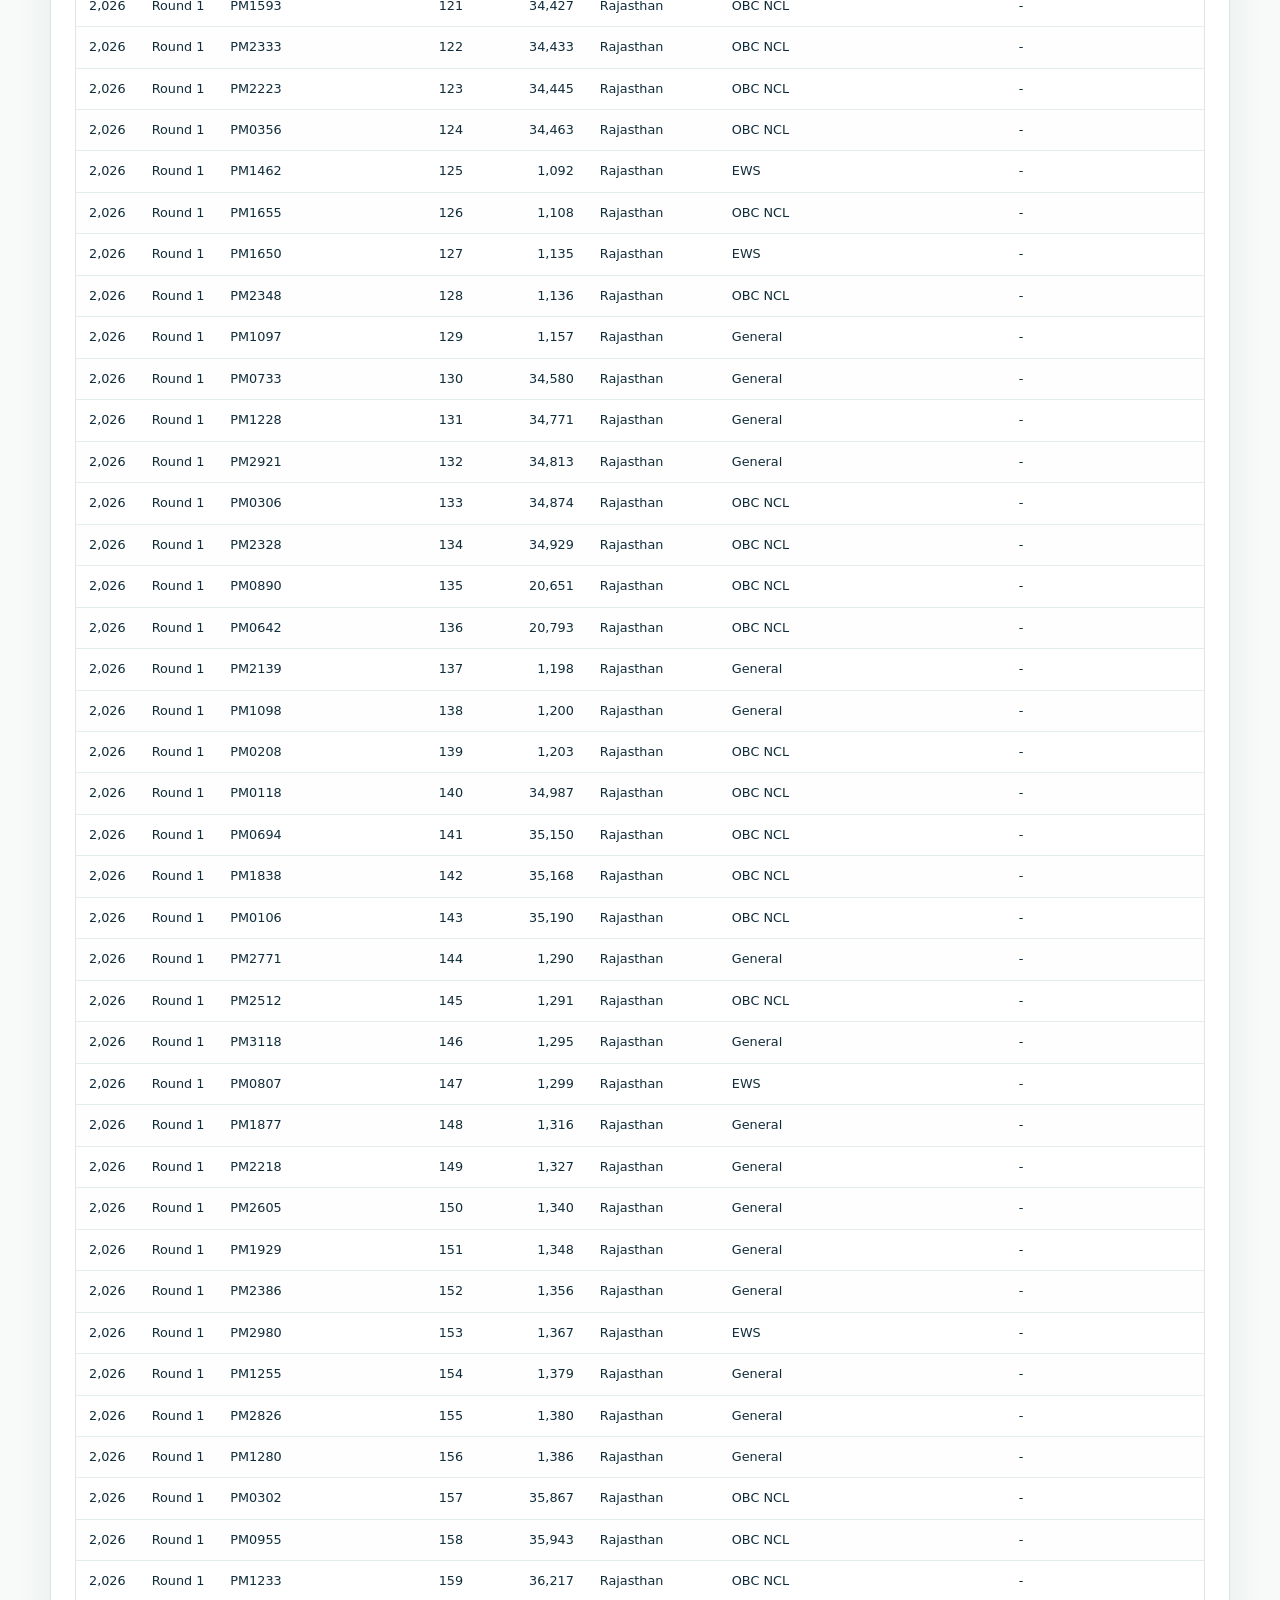
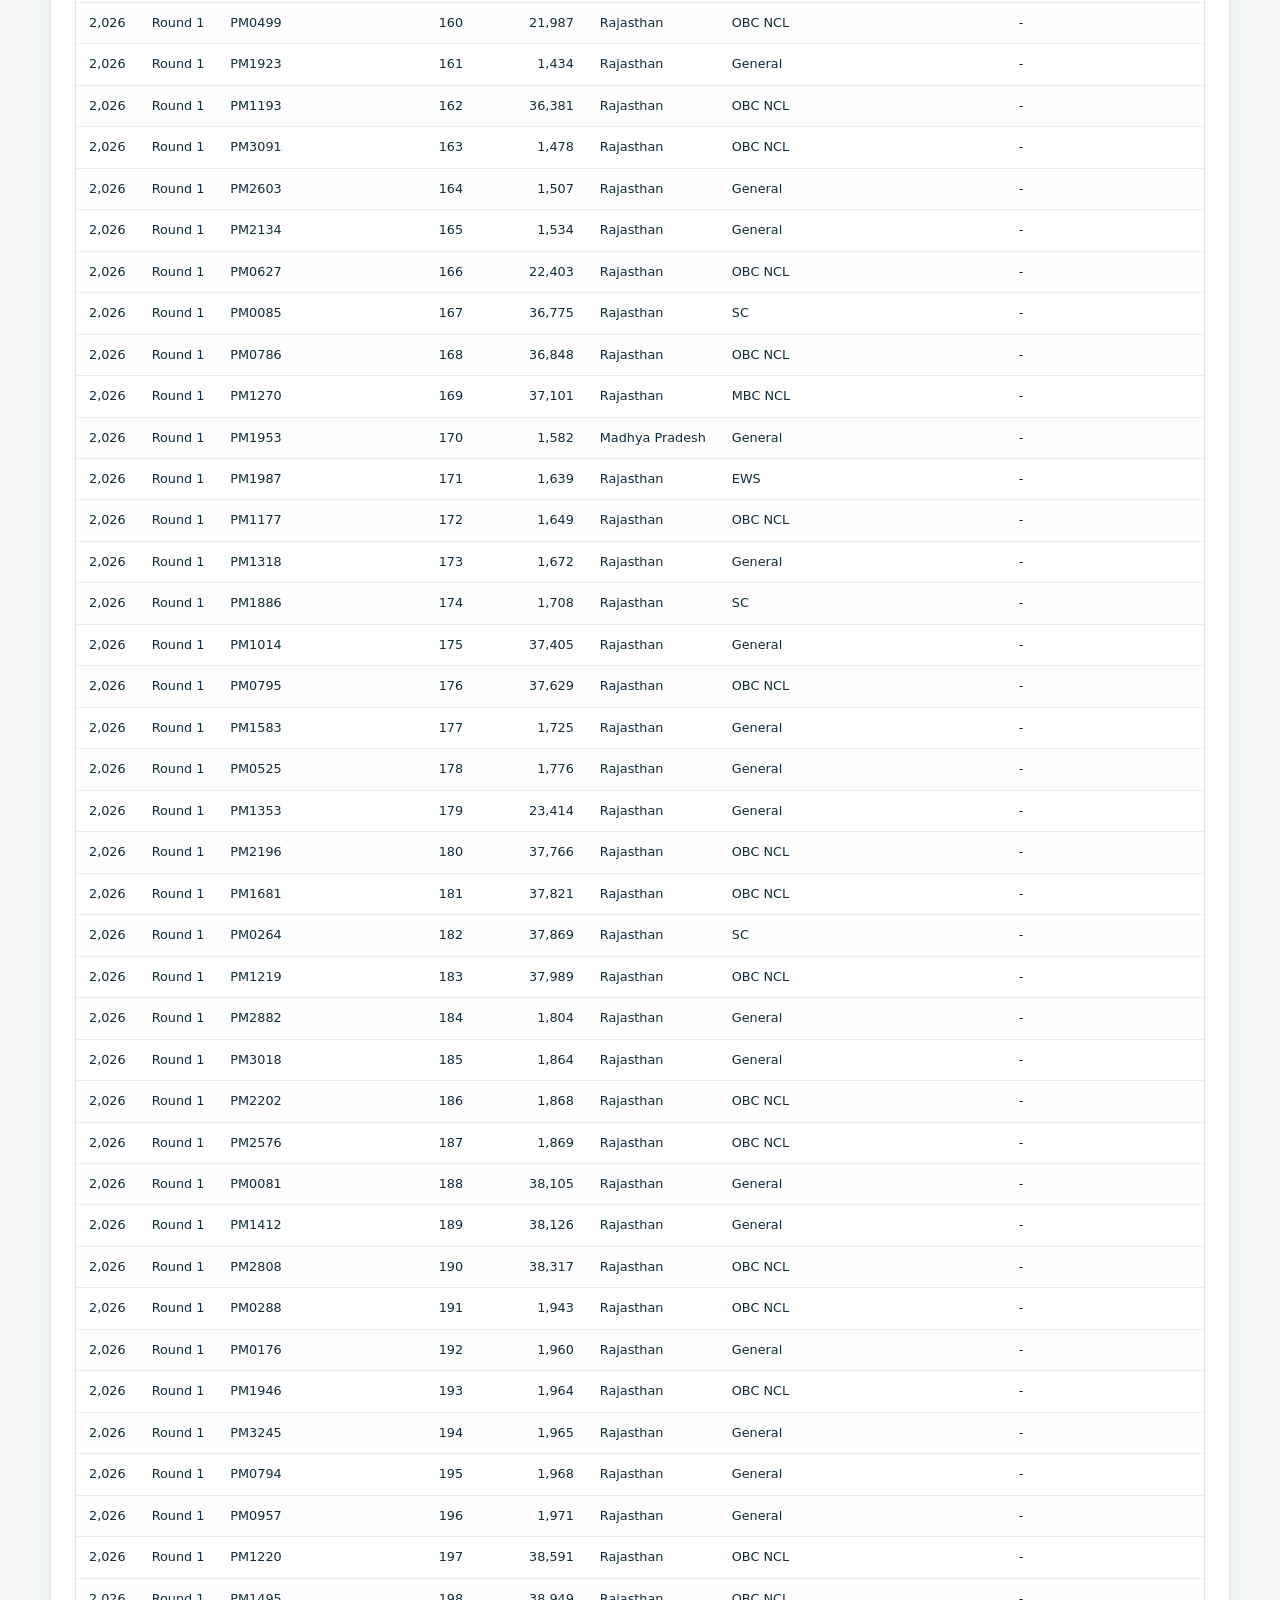
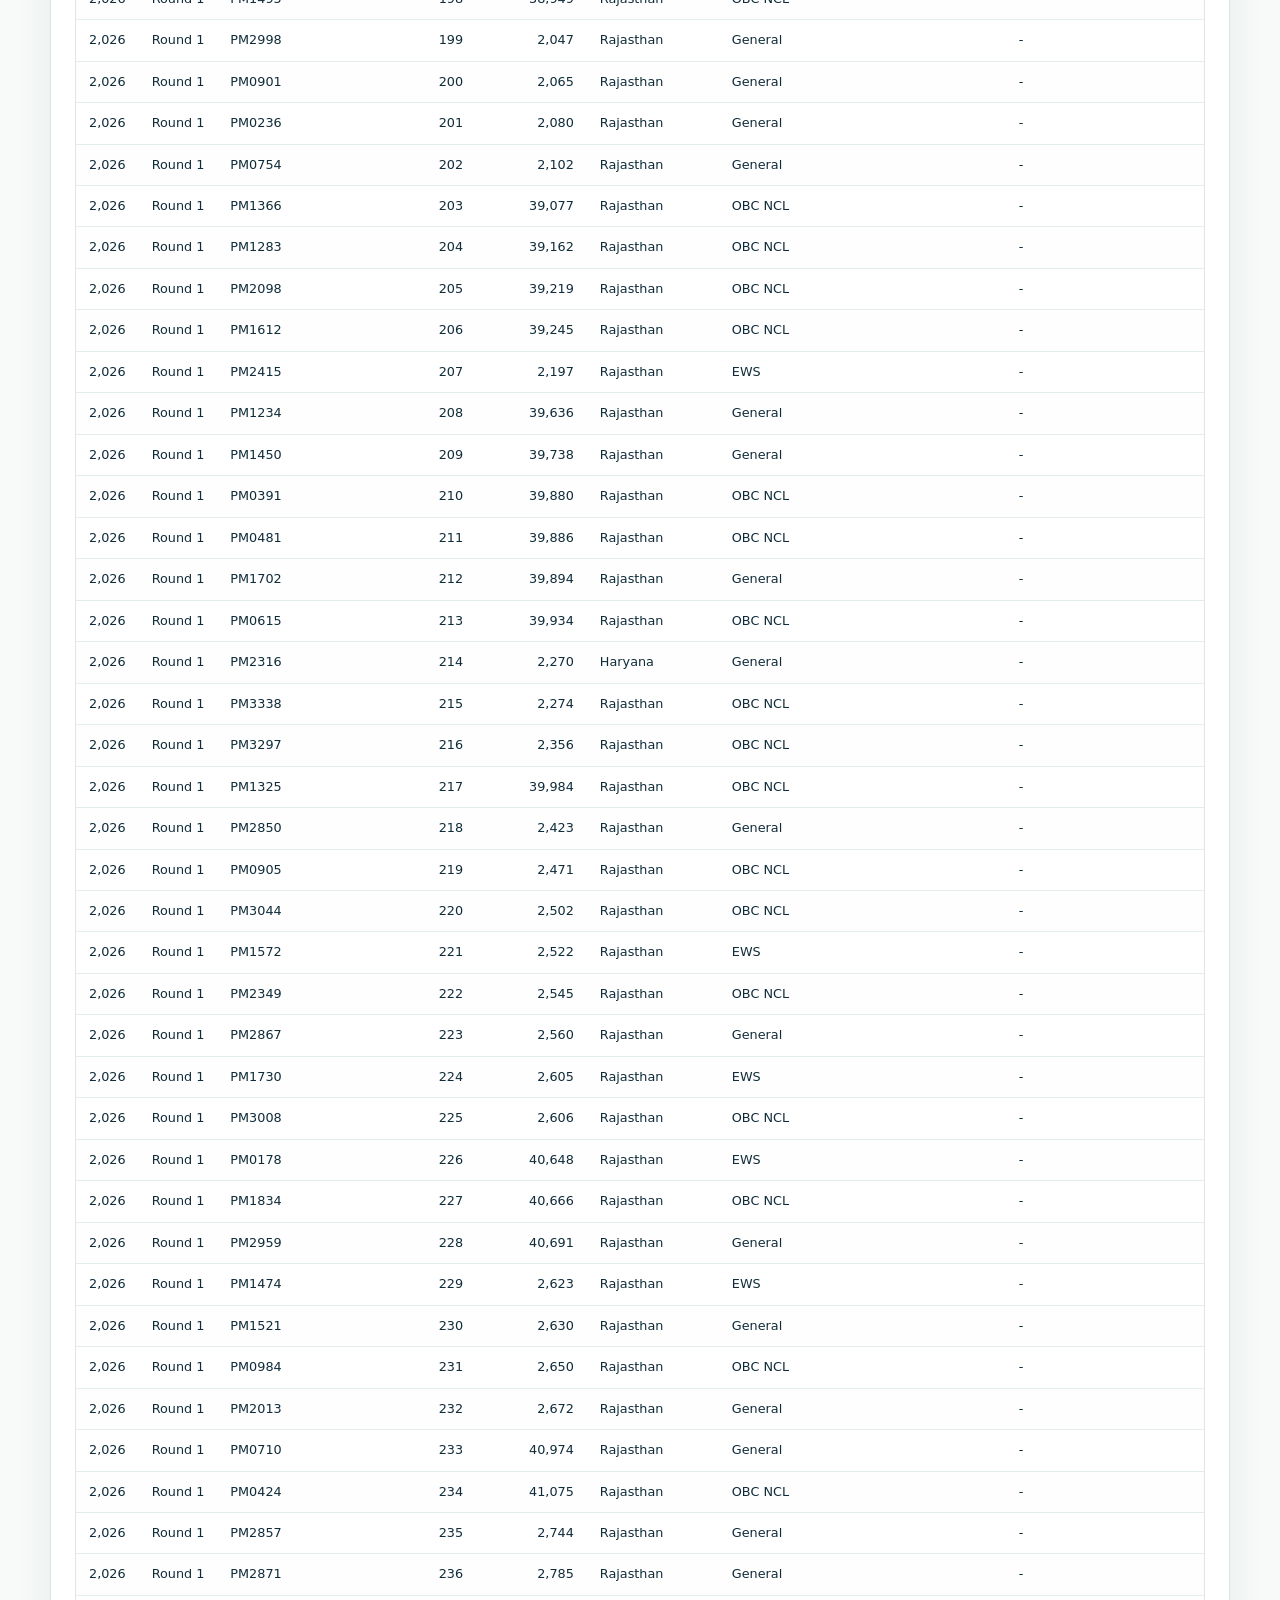
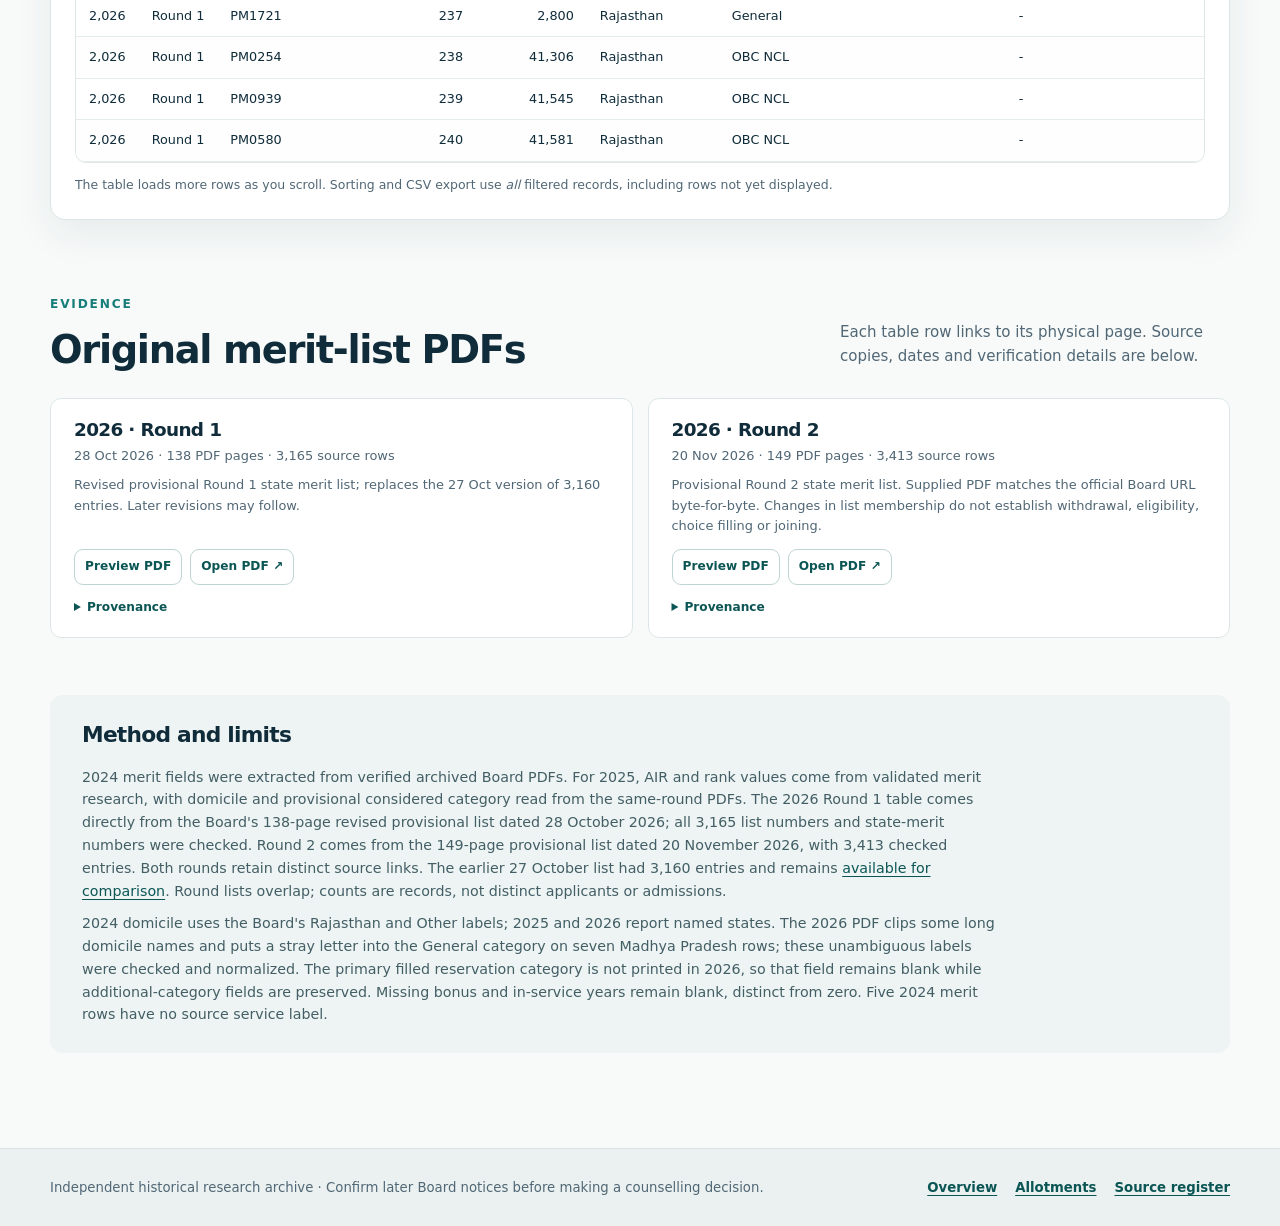
<file: merit.html>
<!doctype html>
<html lang="en">
<head>
  <meta charset="utf-8"><meta name="viewport" content="width=device-width, initial-scale=1">
  <meta name="theme-color" content="#102c3a">
  <meta name="description" content="Filter, sort and export Rajasthan NEET-PG 2024, 2025 and provisional 2026 state merit lists; open each source PDF at its row's page.">
  <title>Filterable merit lists · Rajasthan NEET-PG archive</title>
  <link rel="stylesheet" href="styles.css?v=20261027-typeahead"><script defer src="filter-controls.js?v=20261027-typeahead"></script><script defer src="site.js?v=20261120-round2"></script>
</head>
<body data-page="merit">
  <a class="skip" href="#main">Skip to content</a>
  <header class="site-header"><div class="wrap header-inner"><a class="brand" href="index.html" aria-label="Rajasthan NEET-PG archive home"><span class="brand-mark">RJ</span><span>Rajasthan <small>NEET-PG archive</small></span></a><nav aria-label="Main navigation"><a href="index.html">Overview</a><a class="active" aria-current="page" href="merit.html">Merit lists</a><a href="merit-changes.html">Round changes</a><a href="rank-comparison.html">Rank comparison</a><a href="allotments.html">Allotments</a><a href="cross-counselling.html">Rajasthan &times; MCC</a><a href="matrix.html">Seat matrices</a><a href="growth.html">Seat growth</a></nav></div></header>
  <main id="main" class="wrap collection">
    <div class="breadcrumb"><a href="index.html">Overview</a><span aria-hidden="true">/</span><span>Merit lists</span></div>
    <div class="collection-heading"><div><p class="eyebrow dark">Filterable records / 01</p><h1>State merit lists</h1><p>Search and sort the published round-specific records. Export the filtered rows, or open a source PDF at the exact page.</p></div><div class="heading-symbol" aria-hidden="true">01</div></div>
    <div class="insight"><span class="insight-icon" aria-hidden="true">i</span><p><strong>State merit and AIR are different.</strong> The 2024 lists do not explicitly show NEET-PG All India Rank, so 2024 AIR cells remain blank. The 2025 lists and the provisional 2026 Round 1 and Round 2 lists show both. Names and NEET roll numbers are omitted from the filterable data.</p></div>
    <p class="rank-reading"><strong>New: Round 2 is available.</strong> <a href="merit-changes.html?air=61347">Compare Round 1 ? Round 2 ahead of AIR 61,347</a>, including additions, absences and in-service bonus effects.</p>
    <section class="browser" aria-labelledby="browse-title">
      <div class="browser-head"><div><p class="eyebrow dark">Explore merit</p><h2 id="browse-title">Merit records</h2></div><p id="result-count" role="status" aria-live="polite">Loading records…</p></div>
      <div class="filters primary-filters">
        <div id="year-filter"></div>
        <div id="round-filter"></div>
        <label>Search registration ID<input id="search-filter" type="search" placeholder="For example, PM0218" autocomplete="off"></label>
      </div>
      <p class="filter-help">Select several choices within a filter. “All Except Rajasthan” includes 2024 OTHER and named non-Rajasthan domiciles in 2025–2026; “Not Applicable” is excluded.</p>
      <details class="advanced-filters" open><summary>More filters <span>domicile, category, service and rank</span></summary>
        <div class="filters extra-filters">
          <div id="domicile-filter"></div>
          <div id="category-filter"></div>
          <div id="additional-filter"></div>
          <div id="verified-filter"></div>
          <div id="service-filter"></div>
          <label>State merit from<input id="min-rank" type="number" min="1" inputmode="numeric" placeholder="Minimum"></label>
          <label>State merit to<input id="max-rank" type="number" min="1" inputmode="numeric" placeholder="Maximum"></label>
          <label>NEET-PG AIR from<input id="min-air" type="number" min="1" inputmode="numeric" placeholder="2025 / 2026"></label>
          <label>NEET-PG AIR to<input id="max-air" type="number" min="1" inputmode="numeric" placeholder="2025 / 2026"></label>
        </div>
      </details>
      <div class="table-toolbar"><p id="table-hint">Select a year to explore the data.</p><div><button id="reset-filters" class="button outline" type="button">Clear filters</button><button id="download-csv" class="button primary" type="button">Export filtered CSV</button><a class="button outline" href="data/Rajasthan-NEET-PG-2026-Round-1-merit.xlsx" download>2026 R1 Excel</a><a class="button outline" href="data/Rajasthan-NEET-PG-2026-Round-2-merit.xlsx" download>2026 R2 Excel</a><a class="button outline" href="data/Rajasthan-NEET-PG-2026-Round-1-vs-Round-2.xlsx" download>Round comparison Excel</a><a class="button outline" href="data/Rajasthan-NEET-PG-2024-2025-filterable.xlsx" download>2024–25 Excel</a></div></div>
      <div class="data-scroll" role="region" aria-label="Filterable merit table" tabindex="0"><table id="results-table"><thead id="table-head"></thead><tbody id="table-body"></tbody></table></div>
      <div id="scroll-sentinel" class="scroll-sentinel" aria-hidden="true"></div><p class="table-foot">The table loads more rows as you scroll. Sorting and CSV export use <em>all</em> filtered records, including rows not yet displayed.</p>
    </section>
    <section class="source-library" aria-labelledby="sources-title"><div class="section-heading"><div><p class="eyebrow dark">Evidence</p><h2 id="sources-title">Original merit-list PDFs</h2></div><p>Each table row links to its physical page. Source copies, dates and verification details are below.</p></div><div id="source-list" class="source-list"></div></section>
    <section class="footnote-panel"><h2>Method and limits</h2><p>2024 merit fields were extracted from verified archived Board PDFs. For 2025, AIR and rank values come from validated merit research, with domicile and provisional considered category read from the same-round PDFs. The 2026 Round 1 table comes directly from the Board's 138-page revised provisional list dated 28 October 2026; all 3,165 list numbers and state-merit numbers were checked. Round 2 comes from the 149-page provisional list dated 20 November 2026, with 3,413 checked entries. Both rounds retain distinct source links. The earlier 27 October list had 3,160 entries and remains <a href="documents/2026/merit/round-1-27-oct.pdf">available for comparison</a>. Round lists overlap; counts are records, not distinct applicants or admissions.</p><p>2024 domicile uses the Board's Rajasthan and Other labels; 2025 and 2026 report named states. The 2026 PDF clips some long domicile names and puts a stray letter into the General category on seven Madhya Pradesh rows; these unambiguous labels were checked and normalized. The primary filled reservation category is not printed in 2026, so that field remains blank while additional-category fields are preserved. Missing bonus and in-service years remain blank, distinct from zero. Five 2024 merit rows have no source service label.</p></section>
  </main>
  <dialog id="pdf-dialog" aria-label="PDF preview"><div class="dialog-head"><strong id="dialog-title">PDF preview</strong><button id="close-dialog" type="button" aria-label="Close preview">×</button></div><iframe id="pdf-frame" title="Document PDF preview"></iframe><div class="dialog-foot"><p>If the browser cannot display the PDF, open it in a new tab.</p><a id="dialog-open" class="button primary" target="_blank" rel="noopener" href="#">Open PDF ↗</a></div></dialog>
  <footer class="site-footer"><div class="wrap"><p>Independent historical research archive · Confirm later Board notices before making a counselling decision.</p><p><a href="index.html">Overview</a><a href="allotments.html">Allotments</a><a href="data/documents.json">Source register</a></p></div></footer>
</body></html>
</file>
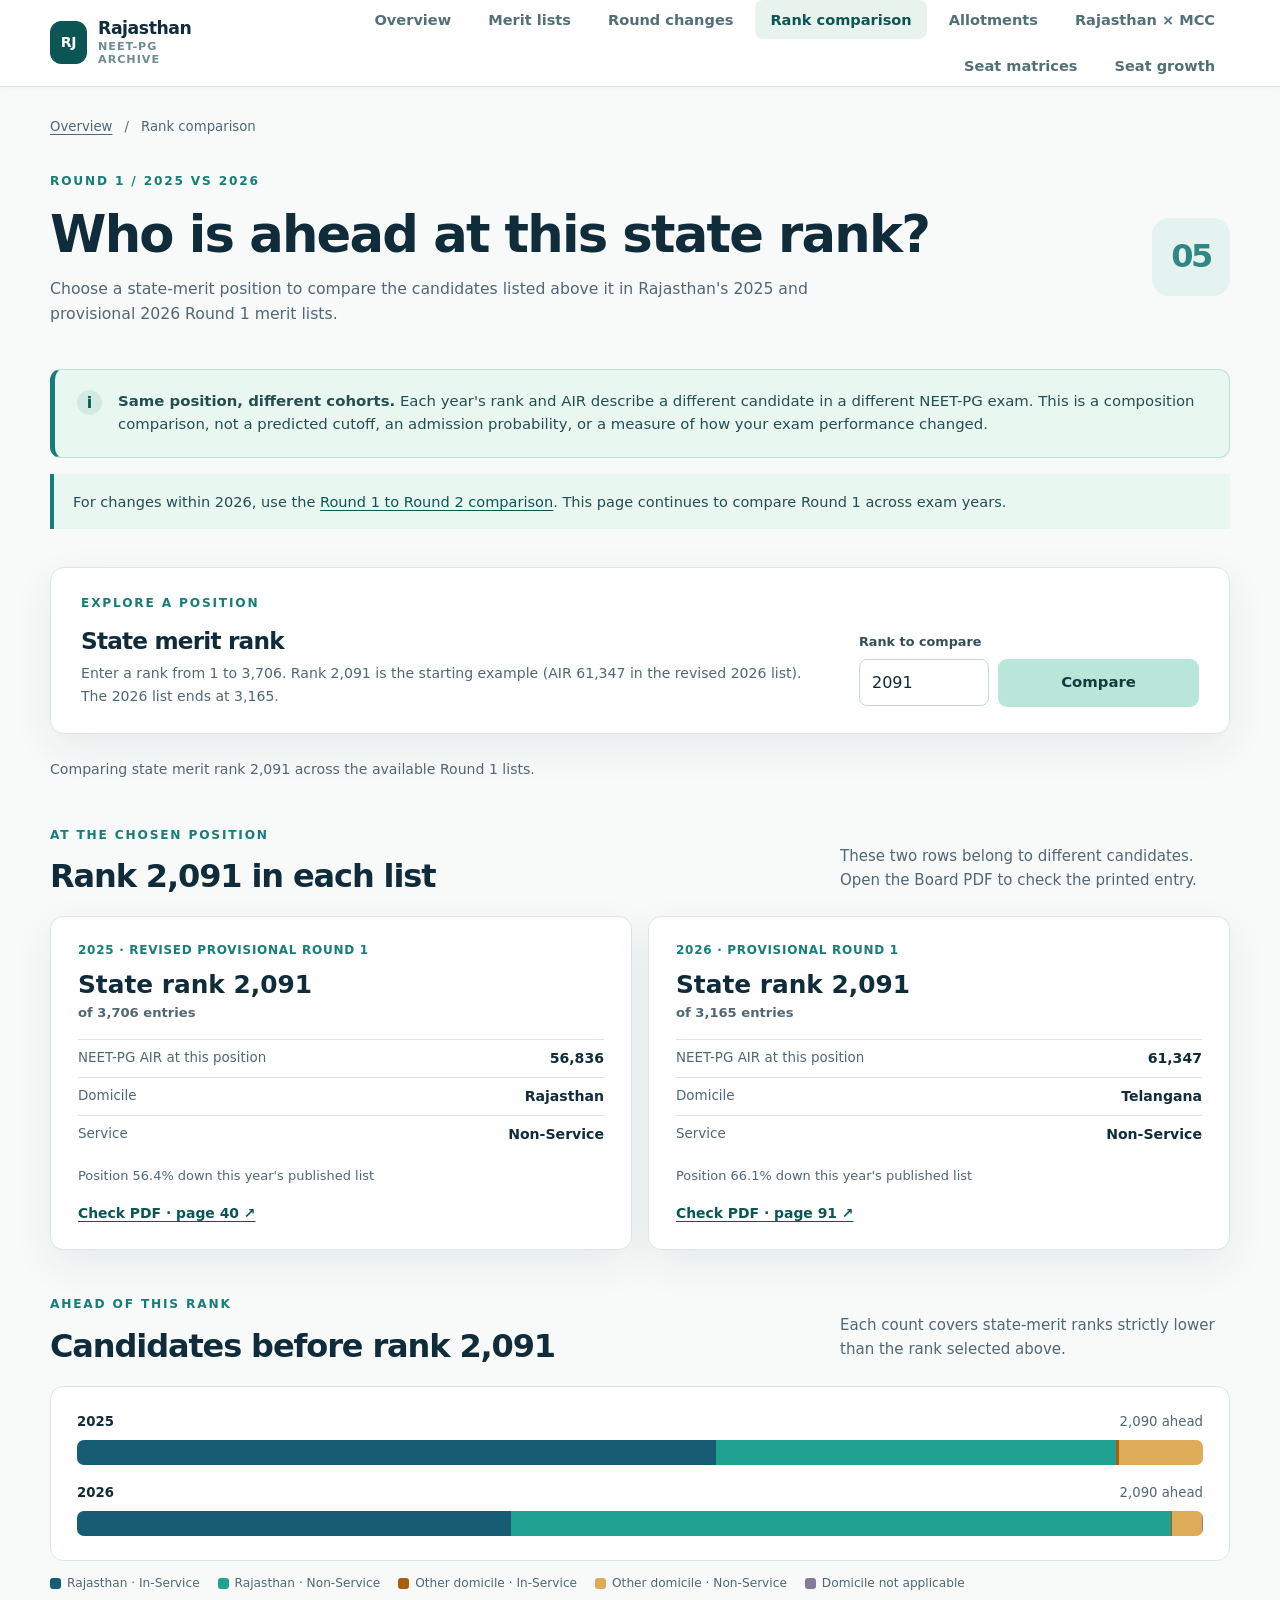
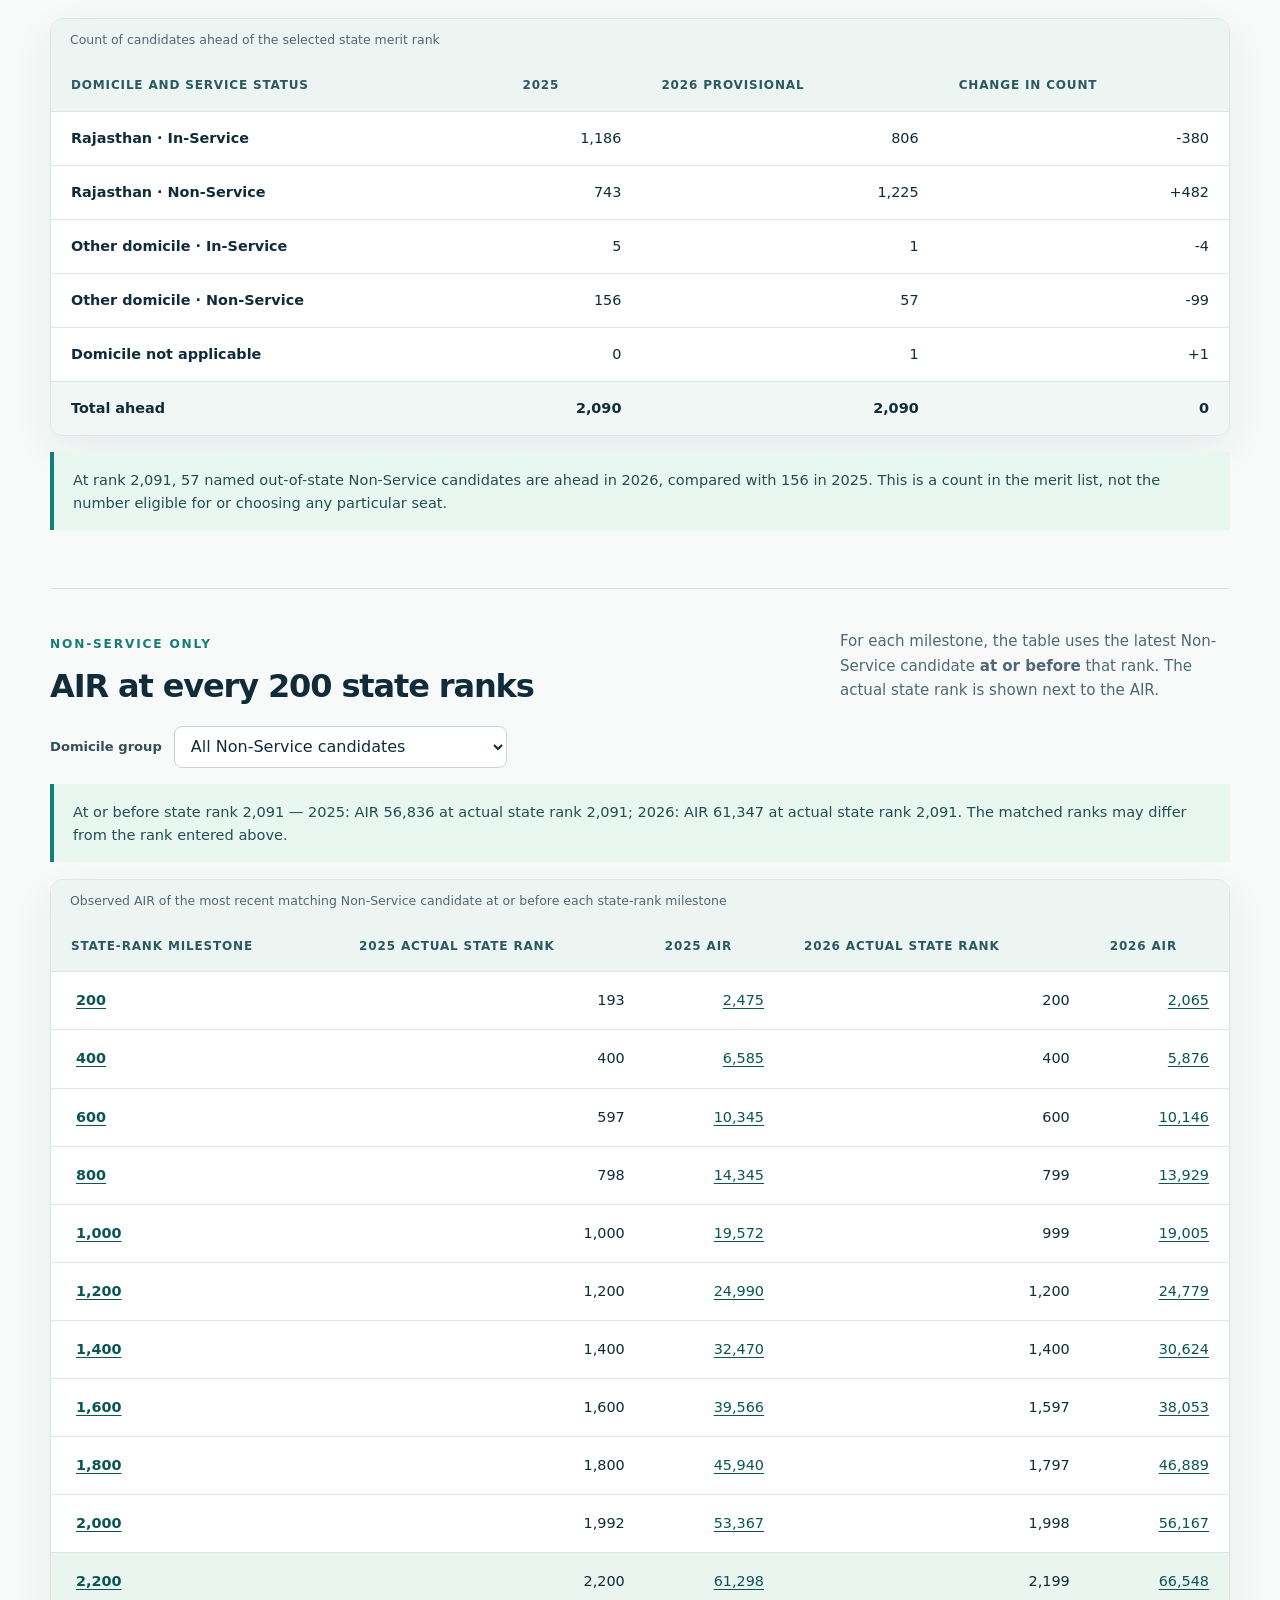
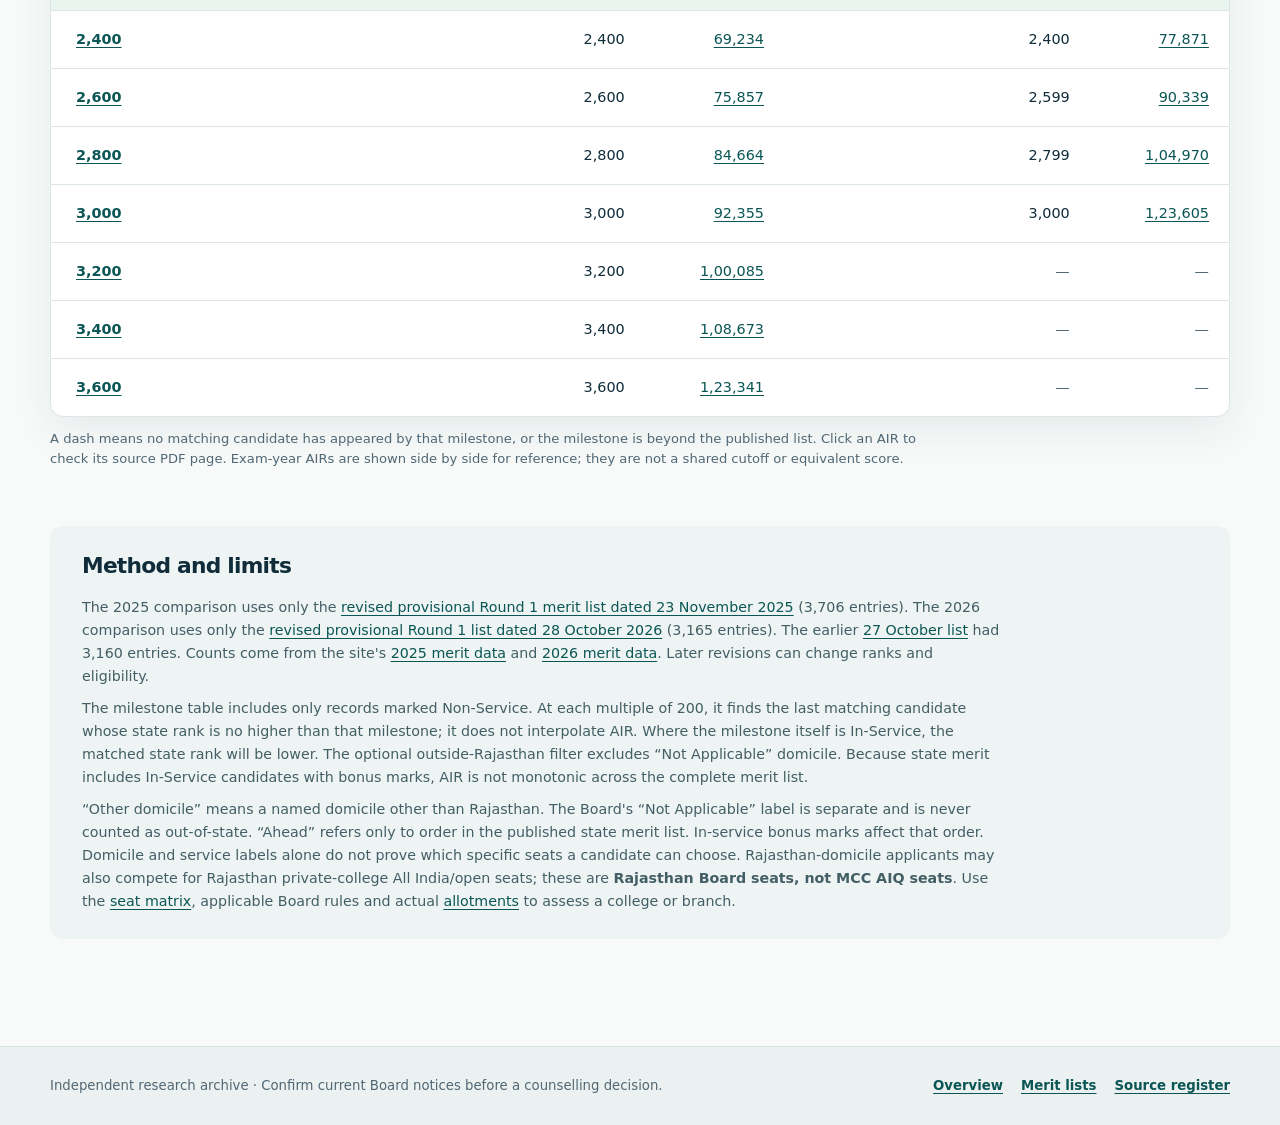
<file: rank-comparison.html>
<!doctype html>
<html lang="en">
<head>
  <meta charset="utf-8"><meta name="viewport" content="width=device-width, initial-scale=1">
  <meta name="theme-color" content="#102c3a">
  <meta name="description" content="Compare Rajasthan NEET-PG 2025 and provisional 2026 Round 1 state merit positions, AIR and the domicile/service mix ahead of a chosen rank.">
  <title>Rank comparison · Rajasthan NEET-PG archive</title>
  <link rel="stylesheet" href="styles.css?v=20261027-nonservice"><script defer src="rank-comparison.js?v=20261027-nonservice"></script>
</head>
<body>
  <a class="skip" href="#main">Skip to content</a>
  <header class="site-header"><div class="wrap header-inner"><a class="brand" href="index.html" aria-label="Rajasthan NEET-PG archive home"><span class="brand-mark">RJ</span><span>Rajasthan <small>NEET-PG archive</small></span></a><nav aria-label="Main navigation"><a href="index.html">Overview</a><a href="merit.html">Merit lists</a><a href="merit-changes.html">Round changes</a><a class="active" aria-current="page" href="rank-comparison.html">Rank comparison</a><a href="allotments.html">Allotments</a><a href="cross-counselling.html">Rajasthan &times; MCC</a><a href="matrix.html">Seat matrices</a><a href="growth.html">Seat growth</a></nav></div></header>
  <main id="main" class="wrap collection">
    <div class="breadcrumb"><a href="index.html">Overview</a><span aria-hidden="true">/</span><span>Rank comparison</span></div>
    <div class="collection-heading"><div><p class="eyebrow dark">Round 1 / 2025 vs 2026</p><h1>Who is ahead at this state rank?</h1><p>Choose a state-merit position to compare the candidates listed above it in Rajasthan's 2025 and provisional 2026 Round 1 merit lists.</p></div><div class="heading-symbol" aria-hidden="true">05</div></div>

    <div class="insight"><span class="insight-icon" aria-hidden="true">i</span><p><strong>Same position, different cohorts.</strong> Each year's rank and AIR describe a different candidate in a different NEET-PG exam. This is a composition comparison, not a predicted cutoff, an admission probability, or a measure of how your exam performance changed.</p></div>

    <p class="rank-reading">For changes within 2026, use the <a href="merit-changes.html?air=61347">Round 1 to Round 2 comparison</a>. This page continues to compare Round 1 across exam years.</p>
    <section class="rank-control" aria-labelledby="rank-control-title">
      <div><p class="eyebrow dark">Explore a position</p><h2 id="rank-control-title">State merit rank</h2><p>Enter a rank from 1 to 3,706. Rank 2,091 is the starting example (AIR 61,347 in the revised 2026 list). The 2026 list ends at 3,165.</p></div>
      <form id="rank-form" class="rank-form"><label for="rank-input">Rank to compare</label><div><input id="rank-input" type="number" min="1" max="3706" step="1" value="2091" inputmode="numeric" required><button class="button primary" type="submit">Compare</button></div><p id="rank-error" class="rank-error" role="alert" hidden></p></form>
    </section>

    <p id="rank-status" class="rank-status" role="status" aria-live="polite">Loading Round 1 merit lists…</p>
    <section id="rank-results" hidden aria-label="Rank comparison results">
      <div class="section-heading rank-section-heading"><div><p class="eyebrow dark">At the chosen position</p><h2 id="position-title">Rank 2,085 in each list</h2></div><p>These two rows belong to different candidates. Open the Board PDF to check the printed entry.</p></div>
      <div id="position-cards" class="position-cards"></div>

      <div class="section-heading rank-section-heading"><div><p class="eyebrow dark">Ahead of this rank</p><h2 id="ahead-title">Candidates before rank 2,085</h2></div><p>Each count covers state-merit ranks strictly lower than the rank selected above.</p></div>
      <div id="rank-bars" class="rank-bars" aria-label="Composition of candidates ahead by year"></div>
      <div class="rank-legend" aria-label="Chart categories"><span><i class="rank-swatch raj-service"></i>Rajasthan · In-Service</span><span><i class="rank-swatch raj-nonservice"></i>Rajasthan · Non-Service</span><span><i class="rank-swatch other-service"></i>Other domicile · In-Service</span><span><i class="rank-swatch other-nonservice"></i>Other domicile · Non-Service</span><span><i class="rank-swatch unknown-domicile"></i>Domicile not applicable</span></div>
      <div class="table-scroll rank-table"><table><caption>Count of candidates ahead of the selected state merit rank</caption><thead><tr><th scope="col">Domicile and service status</th><th scope="col">2025</th><th scope="col">2026 provisional</th><th scope="col">Change in count</th></tr></thead><tbody id="rank-breakdown"></tbody></table></div>
      <p id="rank-reading" class="rank-reading"></p>

      <section class="nonservice-section" aria-labelledby="nonservice-title">
        <div class="section-heading rank-section-heading"><div><p class="eyebrow dark">Non-Service only</p><h2 id="nonservice-title">AIR at every 200 state ranks</h2></div><p>For each milestone, the table uses the latest Non-Service candidate <strong>at or before</strong> that rank. The actual state rank is shown next to the AIR.</p></div>
        <div class="nonservice-tools"><label for="nonservice-domicile">Domicile group</label><select id="nonservice-domicile"><option value="all">All Non-Service candidates</option><option value="other">Named domiciles outside Rajasthan</option><option value="rajasthan">Rajasthan domicile</option></select></div>
        <p id="nonservice-reading" class="rank-reading"></p>
        <div class="table-scroll rank-table nonservice-table"><table><caption>Observed AIR of the most recent matching Non-Service candidate at or before each state-rank milestone</caption><thead><tr><th scope="col">State-rank milestone</th><th scope="col">2025 actual state rank</th><th scope="col">2025 AIR</th><th scope="col">2026 actual state rank</th><th scope="col">2026 AIR</th></tr></thead><tbody id="nonservice-milestones"></tbody></table></div>
        <p class="caption">A dash means no matching candidate has appeared by that milestone, or the milestone is beyond the published list. Click an AIR to check its source PDF page. Exam-year AIRs are shown side by side for reference; they are not a shared cutoff or equivalent score.</p>
      </section>
    </section>

    <section class="footnote-panel rank-method"><h2>Method and limits</h2><p>The 2025 comparison uses only the <a href="documents/2025/merit/round-1.pdf">revised provisional Round 1 merit list dated 23 November 2025</a> (3,706 entries). The 2026 comparison uses only the <a href="documents/2026/merit/round-1.pdf">revised provisional Round 1 list dated 28 October 2026</a> (3,165 entries). The earlier <a href="documents/2026/merit/round-1-27-oct.pdf">27 October list</a> had 3,160 entries. Counts come from the site's <a href="data/2025-merit.json">2025 merit data</a> and <a href="data/2026-merit.json">2026 merit data</a>. Later revisions can change ranks and eligibility.</p><p>The milestone table includes only records marked Non-Service. At each multiple of 200, it finds the last matching candidate whose state rank is no higher than that milestone; it does not interpolate AIR. Where the milestone itself is In-Service, the matched state rank will be lower. The optional outside-Rajasthan filter excludes “Not Applicable” domicile. Because state merit includes In-Service candidates with bonus marks, AIR is not monotonic across the complete merit list.</p><p>“Other domicile” means a named domicile other than Rajasthan. The Board's “Not Applicable” label is separate and is never counted as out-of-state. “Ahead” refers only to order in the published state merit list. In-service bonus marks affect that order. Domicile and service labels alone do not prove which specific seats a candidate can choose. Rajasthan-domicile applicants may also compete for Rajasthan private-college All India/open seats; these are <strong>Rajasthan Board seats, not MCC AIQ seats</strong>. Use the <a href="matrix.html">seat matrix</a>, applicable Board rules and actual <a href="allotments.html">allotments</a> to assess a college or branch.</p></section>
  </main>
  <footer class="site-footer"><div class="wrap"><p>Independent research archive · Confirm current Board notices before a counselling decision.</p><p><a href="index.html">Overview</a><a href="merit.html">Merit lists</a><a href="data/documents.json">Source register</a></p></div></footer>
</body></html>
</file>
<file: styles.css>
:root{color-scheme:light;--ink:#102c3a;--muted:#516775;--line:#dce6e8;--paper:#f7faf9;--white:#fff;--teal:#167d79;--deep:#0b5655;--amber:#a65e10;--amber-bg:#fff6e8;--shadow:0 14px 40px rgba(8,42,51,.07)}
*{box-sizing:border-box}html{scroll-behavior:smooth}body{margin:0;background:var(--paper);color:var(--ink);font:16px/1.6 system-ui,-apple-system,"Segoe UI",sans-serif}a{color:var(--deep);text-decoration-thickness:1px;text-underline-offset:3px}a:hover{color:#0a6e69}button,input,select{font:inherit}button{cursor:pointer}h1,h2,h3,p{margin-top:0}h1,h2,h3{line-height:1.18;letter-spacing:-.035em}h1{font-size:clamp(2.7rem,5.4vw,5.1rem)}h2{font-size:clamp(1.8rem,3vw,2.55rem)}h3{font-size:1.3rem}.wrap{width:min(1180px,calc(100% - 44px));margin:auto}.skip{position:absolute;z-index:10;left:18px;top:-80px;padding:8px 12px;background:#fff}.skip:focus{top:12px}.site-header{background:var(--ink);color:#fff}.header-inner{display:flex;justify-content:space-between;align-items:center;gap:22px;min-height:78px}.brand{display:flex;align-items:center;gap:11px;color:#fff;text-decoration:none;font-size:1.08rem;font-weight:750;line-height:1.1;letter-spacing:-.025em}.brand:hover{color:#fff}.brand small{display:block;margin-top:3px;font-size:.7rem;font-weight:550;letter-spacing:.085em;text-transform:uppercase;color:#9ebdc4}.brand-mark{display:grid;place-items:center;width:43px;height:43px;border:1px solid #5e9b9c;border-radius:11px;color:#bce6df;font-size:.88rem;letter-spacing:-.02em}.site-header nav{display:flex;gap:7px}.site-header nav a{padding:8px 15px;border-radius:8px;color:#c3d4d8;text-decoration:none;font-size:.91rem;font-weight:650}.site-header nav a:hover,.site-header nav a.active{background:#264653;color:#fff}.eyebrow{margin-bottom:13px;color:#86ddd0;font-size:.76rem;font-weight:800;letter-spacing:.15em;text-transform:uppercase}.eyebrow.dark{color:var(--teal)}.hero{background:radial-gradient(circle at 75% -10%,#1c5f61 0,#153f4c 28%,#102c3a 66%);color:#fff;padding:77px 0 89px;overflow:hidden}.hero-grid{display:grid;grid-template-columns:minmax(0,1.75fr) minmax(260px,.8fr);align-items:center;gap:72px}.hero h1{margin-bottom:23px;font-weight:760}.hero h1 em{font-style:normal;color:#a2e2d6}.hero-copy{max-width:660px;color:#d6e7e9;font-size:1.09rem;line-height:1.72}.hero-copy strong{color:#fff}.actions{display:flex;flex-wrap:wrap;gap:12px;margin-top:30px}.button{display:inline-flex;align-items:center;justify-content:center;gap:16px;padding:11px 18px;border:1px solid transparent;border-radius:9px;text-decoration:none;font-weight:740;font-size:.93rem;white-space:nowrap}.button.primary{background:#b9e6d9;color:#103c3e}.button.primary:hover{background:#d1f2e7;color:#103c3e}.button.light{border-color:#609194;color:#e8faf6;background:rgba(255,255,255,.05)}.button.light:hover{background:rgba(255,255,255,.14);color:#fff}.hero-aside{padding:25px 27px;background:rgba(255,255,255,.07);border:1px solid rgba(195,239,229,.25);border-radius:17px;box-shadow:0 15px 60px rgba(0,0,0,.08)}.aside-title{text-transform:uppercase;font-size:.72rem;letter-spacing:.14em;color:#a2d8d1;font-weight:800}.aside-stat{display:flex;gap:20px;align-items:center;padding:14px 0;border-bottom:1px solid rgba(255,255,255,.16)}.aside-stat strong{min-width:50px;font-size:2.4rem;line-height:1;color:#c8eee2}.aside-stat span{font-size:.87rem;line-height:1.4;color:#e2eded}.hero-aside p{margin:17px 0 0;color:#b9d0d2;font-size:.82rem}.content{padding:76px 0 95px}.content section+section{margin-top:87px}.section-heading{display:flex;justify-content:space-between;align-items:end;gap:40px;margin-bottom:25px}.section-heading h2{margin:0}.section-heading>p{max-width:390px;margin-bottom:4px;color:var(--muted);font-size:.94rem}.feature-grid{display:grid;grid-template-columns:repeat(2,minmax(0,1fr));gap:20px}.feature{position:relative;min-height:265px;padding:28px 32px 27px;border:1px solid var(--line);border-radius:15px;background:#fff;box-shadow:var(--shadow);text-decoration:none;color:var(--ink);transition:transform .15s,box-shadow .15s}.feature:hover{transform:translateY(-3px);box-shadow:0 21px 45px rgba(8,42,51,.11);color:var(--ink)}.feature-icon{display:grid;place-items:center;width:44px;height:44px;margin-bottom:24px;border-radius:11px;background:#e5f3f0;color:var(--deep);font-weight:800;font-size:.91rem}.feature h3{margin-bottom:9px;font-size:1.45rem}.feature p{max-width:470px;margin-bottom:17px;color:var(--muted)}.feature-link{font-size:.92rem;color:var(--deep);font-weight:770}.table-scroll{overflow-x:auto;background:#fff;border:1px solid var(--line);border-radius:13px;box-shadow:var(--shadow)}table{width:100%;min-width:690px;border-collapse:collapse}th,td{padding:15px 20px;border-bottom:1px solid var(--line);text-align:left;white-space:nowrap;font-size:.9rem}thead{background:#edf5f3;color:#2a5960}thead th{font-size:.75rem;text-transform:uppercase;letter-spacing:.07em}tbody tr:last-child>*{border-bottom:0}tbody tr:hover{background:#f8fcfa}tbody th{font-weight:730}.muted,.caption{color:var(--muted)}.caption{margin:12px 0 0;font-size:.82rem}.guidance{display:grid;grid-template-columns:.8fr 1.5fr;gap:55px;padding:32px 0;border-top:1px solid var(--line)}.guidance h2{max-width:350px}.guidance-grid{display:grid;grid-template-columns:repeat(3,minmax(0,1fr));gap:25px}.guidance-grid p{margin:0;color:var(--muted);font-size:.9rem}.guidance-grid strong{color:var(--ink)}.site-footer{background:#eaf1f0;border-top:1px solid #d5e2e1;padding:28px 0;color:var(--muted);font-size:.83rem}.site-footer .wrap{display:flex;justify-content:space-between;gap:20px}.site-footer p{margin:0}.site-footer a{margin-left:18px;font-weight:650}
.collection{padding-top:29px;padding-bottom:95px}.breadcrumb{display:flex;gap:12px;align-items:center;color:var(--muted);font-size:.83rem}.breadcrumb a{color:var(--muted)}.collection-heading{display:flex;justify-content:space-between;align-items:center;gap:25px;margin:44px 0 34px}.collection-heading h1{margin-bottom:17px;font-size:clamp(2.7rem,5vw,4.2rem)}.collection-heading p:last-child{max-width:760px;color:var(--muted);font-size:1.06rem}.heading-symbol{display:grid;place-items:center;flex:none;width:115px;height:115px;border-radius:24px;background:#e5f3f0;color:#308783;font-size:2.7rem;font-weight:800;letter-spacing:-.08em}.insight{display:flex;align-items:start;gap:16px;padding:20px 22px;border:1px solid #bee0d7;border-left:5px solid var(--teal);border-radius:11px;background:#e9f7f1;color:#244e51}.insight.caution{border-color:#efd5a8;border-left-color:var(--amber);background:var(--amber-bg);color:#654418}.insight p{margin:0;font-size:.93rem}.insight-icon{display:grid;place-items:center;flex:none;width:25px;height:25px;border-radius:50%;background:#d1ebe3;color:var(--deep);font-weight:800}.insight.caution .insight-icon{background:#f8e4bd;color:#784a13}.browser{margin-top:53px}.browser-head{display:flex;justify-content:space-between;align-items:end;gap:15px}.browser-head h2{margin:0 0 22px}.browser-head #result-count{margin-bottom:26px;color:var(--muted);font-size:.85rem}.filters{display:grid;grid-template-columns:1fr 1fr 1.45fr;gap:13px;margin-bottom:22px}.filters label{display:block;color:#344f5a;font-size:.77rem;font-weight:770;letter-spacing:.03em}.filters select,.filters input{display:block;width:100%;height:45px;margin-top:7px;padding:0 12px;border:1px solid #c7d7d9;border-radius:8px;background:#fff;color:var(--ink);font-weight:500;letter-spacing:normal;outline-color:var(--teal)}.document-list{display:grid;grid-template-columns:repeat(2,minmax(0,1fr));gap:16px}.doc-card{display:flex;flex-direction:column;min-height:275px;padding:24px 26px;background:#fff;border:1px solid var(--line);border-radius:13px;box-shadow:var(--shadow)}.doc-card.warning{border-color:#ecd3a6}.doc-top{display:flex;justify-content:space-between;align-items:start;gap:10px}.round-number{display:inline-block;margin-bottom:8px;color:var(--teal);font-size:.72rem;font-weight:800;letter-spacing:.12em;text-transform:uppercase}.doc-card h3{margin-bottom:7px;font-size:1.3rem}.doc-card .doc-date{margin-bottom:15px;color:var(--muted);font-size:.88rem}.badge{display:inline-flex;align-items:center;padding:4px 9px;border-radius:30px;background:#e4f3ee;color:#126459;white-space:nowrap;font-size:.68rem;font-weight:770}.badge.warn{background:#fff0da;color:#885314}.doc-metrics{display:flex;gap:23px;flex-wrap:wrap;margin-bottom:13px}.doc-metrics span{color:var(--muted);font-size:.8rem}.doc-metrics strong{display:block;color:var(--ink);font-size:1rem}.doc-note{margin-bottom:20px;color:var(--muted);font-size:.86rem;line-height:1.5}.doc-actions{display:flex;flex-wrap:wrap;gap:10px;margin-top:auto}.doc-actions .button{padding:8px 13px;font-size:.81rem}.doc-actions button{border:0}.doc-actions .button.primary{background:#126e69;color:#fff}.doc-actions .button.primary:hover{background:#0b5655;color:#fff}.doc-actions .button.outline{border:1px solid #c5d9d8;background:#fff;color:var(--deep)}.doc-actions .button.outline:hover{background:#eef7f4}.source-details{margin-top:17px;padding-top:13px;border-top:1px solid var(--line);font-size:.77rem;color:var(--muted)}.source-details summary{color:#396a6b;cursor:pointer;font-weight:700}.source-details p{margin:7px 0 0;overflow-wrap:anywhere}.source-details a{margin-right:15px}.source-details code{font-size:.75rem;word-break:break-all}.empty{grid-column:1/-1;padding:36px;background:#fff;border:1px dashed #bfcfd1;border-radius:12px;color:var(--muted)}.footnote-panel{margin-top:57px;padding:27px 32px;background:#edf4f3;border-radius:13px}.footnote-panel h2{font-size:1.36rem}.footnote-panel p{max-width:920px;margin:0 0 10px;color:#435e65;font-size:.89rem}.footnote-panel p:last-child{margin-bottom:0}dialog{width:min(1000px,calc(100% - 24px));max-height:95vh;padding:0;border:0;border-radius:13px;box-shadow:0 20px 80px rgba(0,0,0,.35)}dialog::backdrop{background:rgba(5,25,32,.7)}.dialog-head,.dialog-foot{display:flex;align-items:center;justify-content:space-between;gap:14px;padding:12px 18px;background:#fff}.dialog-head{border-bottom:1px solid var(--line)}.dialog-head button{border:0;background:#eef4f3;border-radius:7px;width:32px;height:32px;font-size:1.5rem;line-height:1}.dialog-foot{border-top:1px solid var(--line)}.dialog-foot p{margin:0;color:var(--muted);font-size:.81rem}dialog iframe{display:block;width:100%;height:min(74vh,900px);border:0;background:#e8eeee}
@media(max-width:900px){.hero-grid{gap:32px}.guidance{grid-template-columns:1fr;gap:12px}.guidance-grid{gap:18px}.site-footer .wrap{display:block}.site-footer p+p{margin-top:10px}.site-footer a:first-child{margin-left:0}}@media(max-width:680px){.wrap{width:min(100% - 30px,1180px)}.header-inner{display:block;padding:14px 0}.site-header nav{margin-top:14px}.site-header nav a{padding:7px 10px;font-size:.81rem}.hero{padding:56px 0}.hero-grid{grid-template-columns:1fr}.hero-aside{display:none}.hero-copy{font-size:1rem}.content{padding:55px 0 75px}.content section+section{margin-top:65px}.section-heading{display:block}.section-heading>p{margin:12px 0 0}.feature-grid,.document-list,.filters,.guidance-grid{grid-template-columns:1fr}.feature{min-height:auto}.heading-symbol{display:none}.collection-heading{margin:37px 0 24px}.browser{margin-top:40px}.browser-head{align-items:start}.browser-head #result-count{font-size:.75rem;text-align:right}.site-footer a{margin-left:10px}.dialog-foot{align-items:start;flex-direction:column}dialog iframe{height:70vh}}

/* Spreadsheet-style data views */
.advanced-filters{margin:0 0 20px;padding:0 18px 17px;border:1px solid var(--line);border-radius:11px;background:#edf5f3}
.advanced-filters summary{padding:13px 0;cursor:pointer;color:var(--ink);font-weight:760;font-size:.88rem}
.advanced-filters summary span{margin-left:8px;color:var(--muted);font-weight:480;font-size:.8rem}
.advanced-filters .filters{margin:2px 0 0}
.extra-filters{grid-template-columns:repeat(4,minmax(0,1fr))}
.filters select:disabled,.filters input:disabled{background:#e5ebea;color:#76898c;cursor:not-allowed}
.table-toolbar{display:flex;justify-content:space-between;align-items:center;gap:20px;margin:19px 0 13px}
.table-toolbar p{margin:0;max-width:470px;color:var(--muted);font-size:.82rem}
.table-toolbar>div{display:flex;flex-wrap:wrap;gap:8px;justify-content:flex-end}
.table-toolbar .button{padding:8px 11px;font-size:.79rem}
.button.outline{border:1px solid #bed5d3;background:#fff;color:var(--deep)}
.button.outline:hover{background:#edf7f3;color:var(--deep)}
.table-toolbar .button.primary{border:1px solid var(--deep);background:var(--deep);color:#fff}
.table-toolbar .button.primary:hover{background:#0c716d;color:#fff}
.button:disabled{opacity:.47;cursor:not-allowed}
.data-scroll{overflow-x:auto;border:1px solid var(--line);border-radius:11px;background:#fff;box-shadow:var(--shadow)}
#results-table{width:100%;min-width:1100px;border-collapse:collapse}
#results-table thead{background:#e6f1ee}
#results-table th,#results-table td{padding:10px 13px;border-bottom:1px solid #e5eced;text-align:left;white-space:nowrap;font-size:.8rem;vertical-align:top}
#results-table th{color:#315b61;font-size:.72rem;letter-spacing:.035em;text-transform:uppercase}
#results-table td.descriptive{max-width:320px;white-space:normal;min-width:190px;line-height:1.35}
#results-table td.numeric{text-align:right;font-variant-numeric:tabular-nums}
#results-table tbody tr:nth-child(even){background:#fafcfb}
#results-table tbody tr:hover{background:#edf8f3}
#results-table td a{font-weight:700;white-space:nowrap}
.sort-button{display:block;padding:0;border:0;background:none;color:inherit;text-align:left;font:inherit;font-weight:800;letter-spacing:inherit;text-transform:inherit;cursor:pointer;white-space:nowrap}
.sort-button:hover{text-decoration:underline;text-underline-offset:3px}
.sort-button:focus-visible{outline:2px solid var(--teal);outline-offset:3px}
.empty-cell{padding:28px!important;color:var(--muted);text-align:center!important}
.scroll-sentinel{height:2px}
.table-foot{margin:10px 0 0;color:var(--muted);font-size:.78rem}
.source-library{margin-top:75px}
.source-list{display:grid;grid-template-columns:repeat(2,minmax(0,1fr));gap:15px}
.source-item{display:flex;flex-direction:column;justify-content:space-between;gap:12px;padding:20px 23px;border:1px solid var(--line);border-radius:11px;background:#fff}
.source-item h3{margin-bottom:6px;font-size:1.15rem}
.source-item p{margin:0;color:var(--muted);font-size:.81rem}
.source-item .source-note{margin-top:8px}
.source-actions{display:flex;flex-wrap:wrap;gap:8px;align-items:center}
.source-actions .button{padding:7px 10px;font-size:.76rem}
.source-actions details{flex-basis:100%;margin-top:5px;font-size:.76rem;color:var(--muted)}
.source-actions summary{cursor:pointer;color:var(--deep);font-weight:700}
.source-actions details p{margin-top:6px;overflow-wrap:anywhere}
.source-actions code{font-size:.69rem;word-break:break-all}
@media(max-width:900px){.extra-filters{grid-template-columns:repeat(2,minmax(0,1fr))}.table-toolbar{align-items:flex-start;flex-direction:column}.table-toolbar>div{justify-content:flex-start}}
@media(max-width:680px){.extra-filters,.source-list{grid-template-columns:1fr}.advanced-filters summary span{display:block;margin-left:0}.table-toolbar>div{width:100%}.table-toolbar .button{flex:1}.source-library{margin-top:55px}}

/* Seat-matrix controls */
.filters .check-filter{display:flex;align-items:center;gap:9px;align-self:end;min-height:45px;padding:0 10px;border:1px solid #c7d7d9;border-radius:8px;background:#fff;font-size:.83rem;cursor:pointer}
.filters .check-filter input{display:inline-block;width:17px;height:17px;margin:0;accent-color:var(--deep)}
.site-header nav{flex-wrap:wrap}
@media(min-width:1050px){.feature-grid{grid-template-columns:repeat(3,minmax(0,1fr))}.feature{padding:26px;min-height:285px}}

/* Round 1 seat-growth comparison */
.site-header nav{flex-wrap:wrap}
.growth-stats{display:grid;grid-template-columns:repeat(3,minmax(0,1fr));gap:15px;margin:0 0 22px}
.growth-stat{padding:22px;background:#fff;border:1px solid var(--line);border-radius:13px;box-shadow:var(--shadow)}
.growth-stat span{display:block;color:var(--teal);font-size:.74rem;font-weight:800;text-transform:uppercase;letter-spacing:.07em}
.growth-stat strong{display:block;margin:11px 0 8px;font-size:clamp(1.25rem,2.2vw,1.9rem);line-height:1.2}
.growth-stat small{display:block;color:var(--muted);line-height:1.45}
.growth-warning{margin-bottom:12px}
.growth-filters{grid-template-columns:repeat(4,minmax(0,1fr))}
.growth-extra-filters{grid-template-columns:220px 260px;margin-top:-10px}
.growth-up{color:#086653;font-weight:750}.growth-down{color:#a04127;font-weight:750}
.growth-method{margin-bottom:15px}.growth-method a,.growth-method code{overflow-wrap:anywhere}
@media(max-width:850px){.growth-stats{grid-template-columns:1fr 1fr}.growth-filters{grid-template-columns:1fr 1fr}}
@media(max-width:680px){.growth-stats,.growth-filters,.growth-extra-filters{grid-template-columns:1fr}}

/* Round 1 rank comparison */
.rank-control{display:flex;justify-content:space-between;align-items:end;gap:32px;margin:38px 0 24px;padding:26px 30px;border:1px solid var(--line);border-radius:14px;background:#fff;box-shadow:var(--shadow)}
.rank-control h2{font-size:1.45rem;margin-bottom:8px}.rank-control p:last-child{margin:0;color:var(--muted);font-size:.88rem}
.rank-form{width:min(100%,340px);flex:none}.rank-form label{display:block;margin-bottom:7px;color:#344f5a;font-size:.8rem;font-weight:750}.rank-form>div{display:flex;gap:9px}.rank-form input{width:130px;min-width:0;height:47px;padding:0 12px;border:1px solid #c7d7d9;border-radius:8px;color:var(--ink);outline-color:var(--teal)}.rank-form .button{flex:1}.rank-error{margin-top:7px!important;color:#a04127!important}
.rank-status{margin:0 0 22px;color:var(--muted);font-size:.88rem}.rank-section-heading{margin:45px 0 20px}.rank-section-heading h2{font-size:clamp(1.5rem,2.5vw,2.1rem)}
.position-cards{display:grid;grid-template-columns:repeat(2,minmax(0,1fr));gap:16px}.position-card{padding:24px 27px;border:1px solid var(--line);border-radius:13px;background:#fff;box-shadow:var(--shadow)}.position-year{display:block;margin-bottom:9px;color:var(--teal);font-size:.75rem;font-weight:800;letter-spacing:.06em;text-transform:uppercase}.position-card>strong{display:block;font-size:1.55rem;line-height:1.3}.position-card>strong small{display:block;margin-top:3px;color:var(--muted);font-size:.82rem;font-weight:550}.position-card dl{margin:18px 0 14px}.position-card dl>div{display:flex;justify-content:space-between;gap:12px;padding:7px 0;border-top:1px solid var(--line)}.position-card dt{color:var(--muted);font-size:.84rem}.position-card dd{margin:0;text-align:right;font-size:.88rem;font-weight:720}.position-card p{margin:0 0 13px;color:var(--muted);font-size:.81rem}.position-card>a{font-size:.87rem;font-weight:720}.position-card.unavailable{background:#f0f4f3}.position-card.unavailable p{margin-top:16px}
.rank-bars{display:grid;gap:17px;padding:24px 26px;border:1px solid var(--line);border-radius:13px;background:#fff}.rank-bar-row>div:first-child{display:flex;justify-content:space-between;gap:14px;margin-bottom:8px;font-size:.83rem}.rank-bar-row span{color:var(--muted)}.rank-bar-row p{margin:0;color:var(--muted);font-size:.83rem}.rank-bar-track{display:flex;width:100%;height:25px;overflow:hidden;border-radius:7px;background:#e7eeed}.rank-segment{display:block;height:100%;flex:none}.rank-segment.raj-service,.rank-swatch.raj-service{background:#175c73}.rank-segment.raj-nonservice,.rank-swatch.raj-nonservice{background:#20a191}.rank-segment.other-service,.rank-swatch.other-service{background:#a65e10}.rank-segment.other-nonservice,.rank-swatch.other-nonservice{background:#ddac59}.rank-segment.unknown-domicile,.rank-swatch.unknown-domicile{background:#857b97}.rank-legend{display:flex;flex-wrap:wrap;gap:7px 18px;margin:13px 0 25px;color:var(--muted);font-size:.76rem}.rank-legend span{display:inline-flex;align-items:center;gap:6px}.rank-swatch{display:inline-block;width:11px;height:11px;border-radius:3px}
.rank-table table{min-width:610px}.rank-table caption{text-align:left;padding:11px 19px;background:#edf5f3;color:var(--muted);font-size:.78rem}.rank-table .numeric{text-align:right;font-variant-numeric:tabular-nums}.rank-table .rank-total{background:#f0f7f4;font-weight:770}.rank-reading{margin:16px 0 0;padding:16px 19px;border-left:4px solid var(--teal);background:#e9f7f1;color:#244e51;font-size:.91rem}.rank-method{margin-bottom:12px}
.nonservice-section{margin-top:58px;padding-top:15px;border-top:1px solid var(--line)}.nonservice-section .rank-section-heading{margin-top:25px}.nonservice-tools{display:flex;align-items:center;gap:12px;margin:0 0 15px}.nonservice-tools label{color:#344f5a;font-size:.82rem;font-weight:750}.nonservice-tools select{min-height:42px;max-width:100%;padding:0 12px;border:1px solid #c7d7d9;border-radius:8px;background:#fff;color:var(--ink);outline-color:var(--teal)}.nonservice-section .rank-reading{margin-bottom:17px}.nonservice-table table{min-width:720px}.nonservice-table .rank-current-milestone{background:#eaf5f0}.milestone-button{padding:2px 5px;border:0;border-radius:4px;background:transparent;color:var(--deep);font-weight:760;text-decoration:underline;text-underline-offset:3px}.milestone-button:hover,.milestone-button:focus-visible{background:#d8eee3}.nonservice-section .caption{max-width:900px;line-height:1.5}
@media(max-width:750px){.rank-control{display:block}.rank-form{margin-top:18px}.position-cards{grid-template-columns:1fr}}
@media(max-width:500px){.rank-control{padding:20px}.rank-form>div{flex-wrap:wrap}.rank-form input{flex:1}.rank-form .button{flex:1}.rank-bars{padding:18px}.position-card{padding:20px}.nonservice-tools{display:block}.nonservice-tools select{display:block;width:100%;margin-top:7px}}

/* Cutoff Explorer-inspired workspace and search-first filter controls. */
.site-header{background:#fff;color:var(--ink);border-bottom:1px solid #dce6e2;box-shadow:0 1px 8px rgba(18,49,54,.035)}
.site-header .brand{color:var(--ink)}
.site-header .brand:hover{color:var(--ink)}
.site-header .brand-mark{background:var(--deep);border-color:var(--deep);color:#fff}
.site-header .brand small{color:#708c8c}
.site-header nav a{color:#527078}
.site-header nav a:hover,.site-header nav a.active{background:#e8f3ee;color:var(--deep)}
.collection-heading{margin:35px 0 27px}
.collection-heading h1{font-size:clamp(2.2rem,4vw,3.35rem);margin-bottom:11px}
.collection-heading p:last-child{font-size:.98rem;line-height:1.6}
.heading-symbol{width:78px;height:78px;border-radius:17px;font-size:2rem}
.browser{margin-top:35px;padding:24px;background:#fff;border:1px solid var(--line);border-radius:15px;box-shadow:var(--shadow)}
.browser-head{align-items:center;margin-bottom:18px}
.browser-head h2{margin:0;font-size:1.42rem}
.browser-head .eyebrow{margin-bottom:7px}
.browser-head #result-count{margin:0;padding:6px 10px;border-radius:6px;background:#edf5f0;color:#45675c;font-size:.78rem;font-weight:680}
.browser .filters{gap:14px;margin-bottom:15px}
.browser .primary-filters{padding:19px;border:1px solid #e1e9e3;border-radius:11px;background:#f8faf7}
.advanced-filters{background:#f8faf7;border-color:#e1e9e3}
.advanced-filters summary{padding:12px 0;font-size:.85rem}
.advanced-filters .filters{margin:4px 0 0}
.table-toolbar{padding:15px 0;border-top:1px solid #e8eeea}
.table-toolbar p{line-height:1.55}
.data-scroll{box-shadow:none;border-color:#e0e8e2}
#results-table thead{background:#f2f6f1}
#results-table th{color:#526e61}
#results-table tbody tr:nth-child(even){background:#fdfefd}
#results-table tbody tr:hover{background:#f4faf5}
.filter-help{margin:-3px 0 14px;color:var(--muted);font-size:.79rem;line-height:1.5}
.multi-filter{position:relative;min-width:0}
.multi-filter.is-open{z-index:30}
.filter-label{display:block;color:#3a5a54;font-size:.77rem;font-weight:750;letter-spacing:.015em}
.picker-chips{display:flex;flex-wrap:wrap;gap:5px;margin:7px 0 0;max-height:76px;overflow-y:auto}
.picker-chips[hidden],.picker-popover[hidden],.picker-actions button[hidden]{display:none!important}
.picker-chip{display:inline-flex;align-items:center;gap:5px;max-width:100%;padding:4px 5px 4px 8px;background:#e8f2eb;border:1px solid #d4e4d9;border-radius:6px;color:#315e50;font-size:.71rem;font-weight:650;line-height:1.25}
.picker-chip span{overflow:hidden;text-overflow:ellipsis;white-space:nowrap}
.picker-chip button{flex:none;display:grid;place-items:center;width:17px;height:17px;padding:0;border:0;border-radius:3px;background:transparent;color:#426e5e;font-size:1rem;line-height:1}
.picker-chip button:hover{background:#d4e7db}
.picker-control{position:relative;margin-top:7px}
.filters .picker-control input[type="search"]{width:100%;height:44px;margin:0;padding:0 35px 0 12px;border:1px solid #c9d9d0;border-radius:8px;background:#fff;font-size:.83rem}
.filters .picker-control input[type="search"]:focus{border-color:#43896c;box-shadow:0 0 0 3px rgba(34,120,86,.12);outline:0}
.filters .picker-control input[type="search"]::placeholder{color:#82938a}
.picker-control .picker-toggle{position:absolute;right:4px;top:4px;width:34px;height:36px;border:0;border-radius:6px;background:transparent;color:#527a66;font-size:1.25rem;line-height:1}
.picker-control .picker-toggle:hover{background:#eef6f0}
.picker-popover{position:absolute;top:calc(100% - 16px);width:min(360px,calc(100vw - 24px));padding:9px;background:#fff;border:1px solid #cbdcd0;border-radius:10px;box-shadow:0 18px 38px rgba(16,55,43,.16)}
.picker-count,.picker-caption{margin:0;color:#778a7d;font-size:.7rem;line-height:1.35}
.picker-count{padding:2px 4px 7px}
.picker-caption{margin-top:5px;min-height:15px}
.picker-options{max-height:242px;overflow-y:auto;border:1px solid #e2ebe3;border-radius:7px}
.filters label.picker-option{display:flex;align-items:flex-start;gap:9px;width:100%;margin:0;padding:9px 10px;border-bottom:1px solid #eff3ee;color:var(--ink);font-size:.8rem;font-weight:530;letter-spacing:normal;line-height:1.35;cursor:pointer;overflow-wrap:anywhere}
.filters label.picker-option:last-child{border-bottom:0}
.filters label.picker-option:hover,.filters label.picker-option:focus-within{background:#f1f7f0}
.filters label.picker-option.special-option{background:#e9f4ec;color:#285d46;font-weight:720}
.filters label.picker-option input[type="checkbox"]{display:block;flex:0 0 16px;width:16px;height:16px;min-width:16px;min-height:16px;margin:1px 0 0;padding:0;border:0;appearance:auto;accent-color:#166c55}
.picker-option span{flex:1;min-width:0}
.picker-empty{padding:12px;margin:0;color:var(--muted);font-size:.78rem}
.picker-actions{display:flex;justify-content:space-between;gap:8px;margin-top:8px}
.picker-actions button{padding:4px;border:0;background:transparent;color:var(--deep);font-size:.72rem;font-weight:720}
.picker-actions button:hover:not(:disabled){text-decoration:underline}
.picker-actions button:disabled{opacity:.4;cursor:default}
.picker-control input:focus-visible,.picker-chip button:focus-visible,.picker-toggle:focus-visible,.picker-option input:focus-visible{outline:2px solid var(--teal);outline-offset:2px}
@media(max-width:680px){.browser{padding:17px}.browser .primary-filters{padding:15px}.picker-popover{width:min(360px,calc(100vw - 24px))}.collection-heading h1{font-size:2.35rem}.browser-head{align-items:flex-start}}
.site-header nav{flex-wrap:wrap;justify-content:flex-end}
@media(max-width:800px){.site-header nav{justify-content:flex-start}}
</file>
<file: merit-changes.css>
.changes-control{flex-wrap:wrap;align-items:center;gap:22px}
.changes-control>div:first-child{flex:1 1 300px}
.changes-control .rank-form{width:290px;margin-top:0}
.basis-control{display:block;flex:1 1 240px;color:#344f5a;font-size:.8rem;font-weight:750}
.basis-control select{display:block;width:100%;margin-top:7px;min-height:47px;padding:8px 10px;border:1px solid #c7d7d9;border-radius:8px;background:white;color:var(--ink)}
.changes-note{color:var(--muted);font-size:.87rem;margin:18px 0}
.change-stats{display:grid;grid-template-columns:repeat(4,minmax(0,1fr));gap:14px;margin-top:24px}
.change-stat{padding:20px;background:white;border:1px solid var(--line);border-radius:12px}
.change-stat span{display:block;font-size:.78rem;font-weight:700;color:var(--muted)}
.change-stat strong{display:block;font-size:2rem;margin:7px 0;color:var(--deep)}
.change-stat small{font-size:.76rem;color:var(--muted)}
.changes-breakdown{margin-top:24px}
.changes-extra{grid-template-columns:repeat(2,minmax(0,1fr))}
.change-tag{display:inline-block;padding:4px 7px;border-radius:5px;background:#edf5f0;color:#315e50;font-size:.78rem;font-weight:700;white-space:nowrap}
.change-detail{display:block;max-width:230px;white-space:normal;margin-top:5px;color:var(--muted);font-size:.73rem}
#changes-error{padding:13px 16px;border-left:4px solid #a04127;background:#fff2eb}
#changes-results[hidden],#changes-error[hidden]{display:none}
#changes-status{color:var(--muted)}
@media(max-width:750px){.changes-control .rank-form{width:100%;margin:18px 0}.basis-control{margin-top:15px}.change-stats{grid-template-columns:repeat(2,minmax(0,1fr))}}
@media(max-width:500px){.changes-extra{grid-template-columns:1fr}.change-stat{padding:15px}.change-stat strong{font-size:1.7rem}}
</file>
